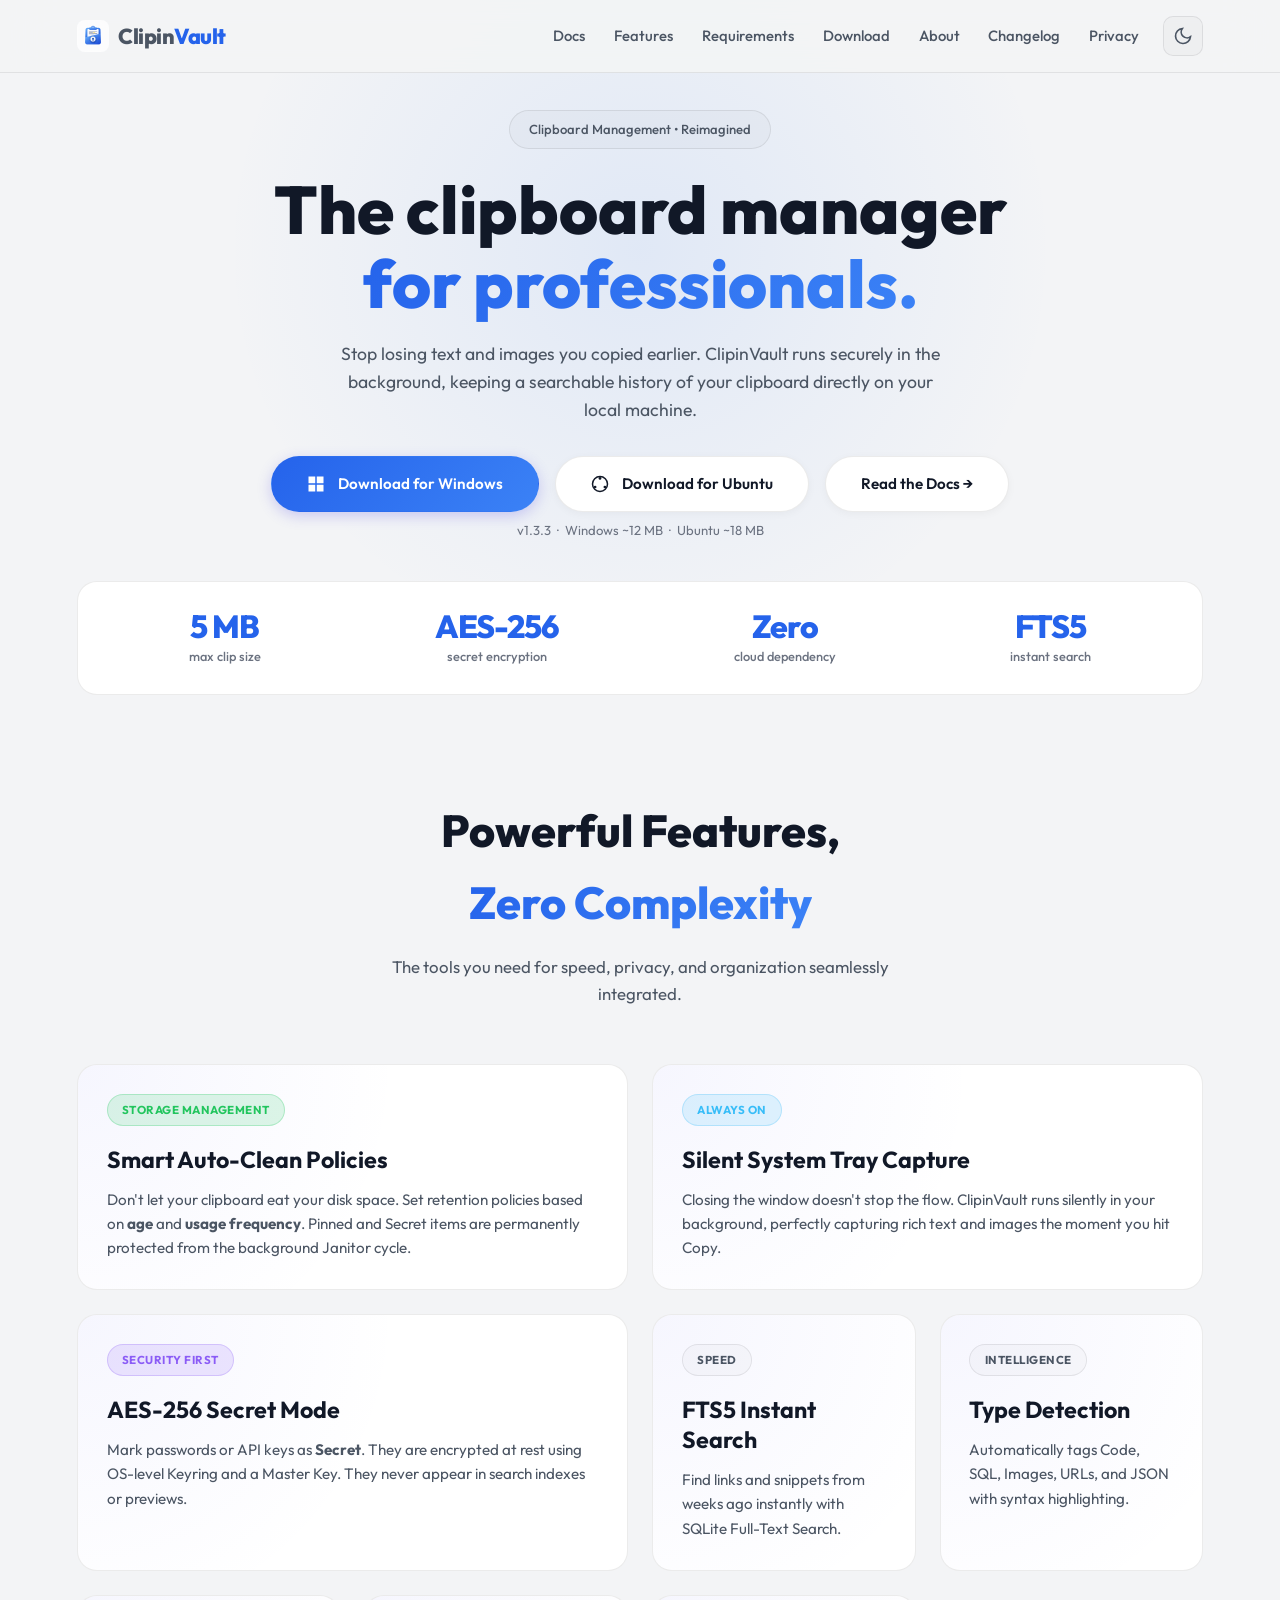
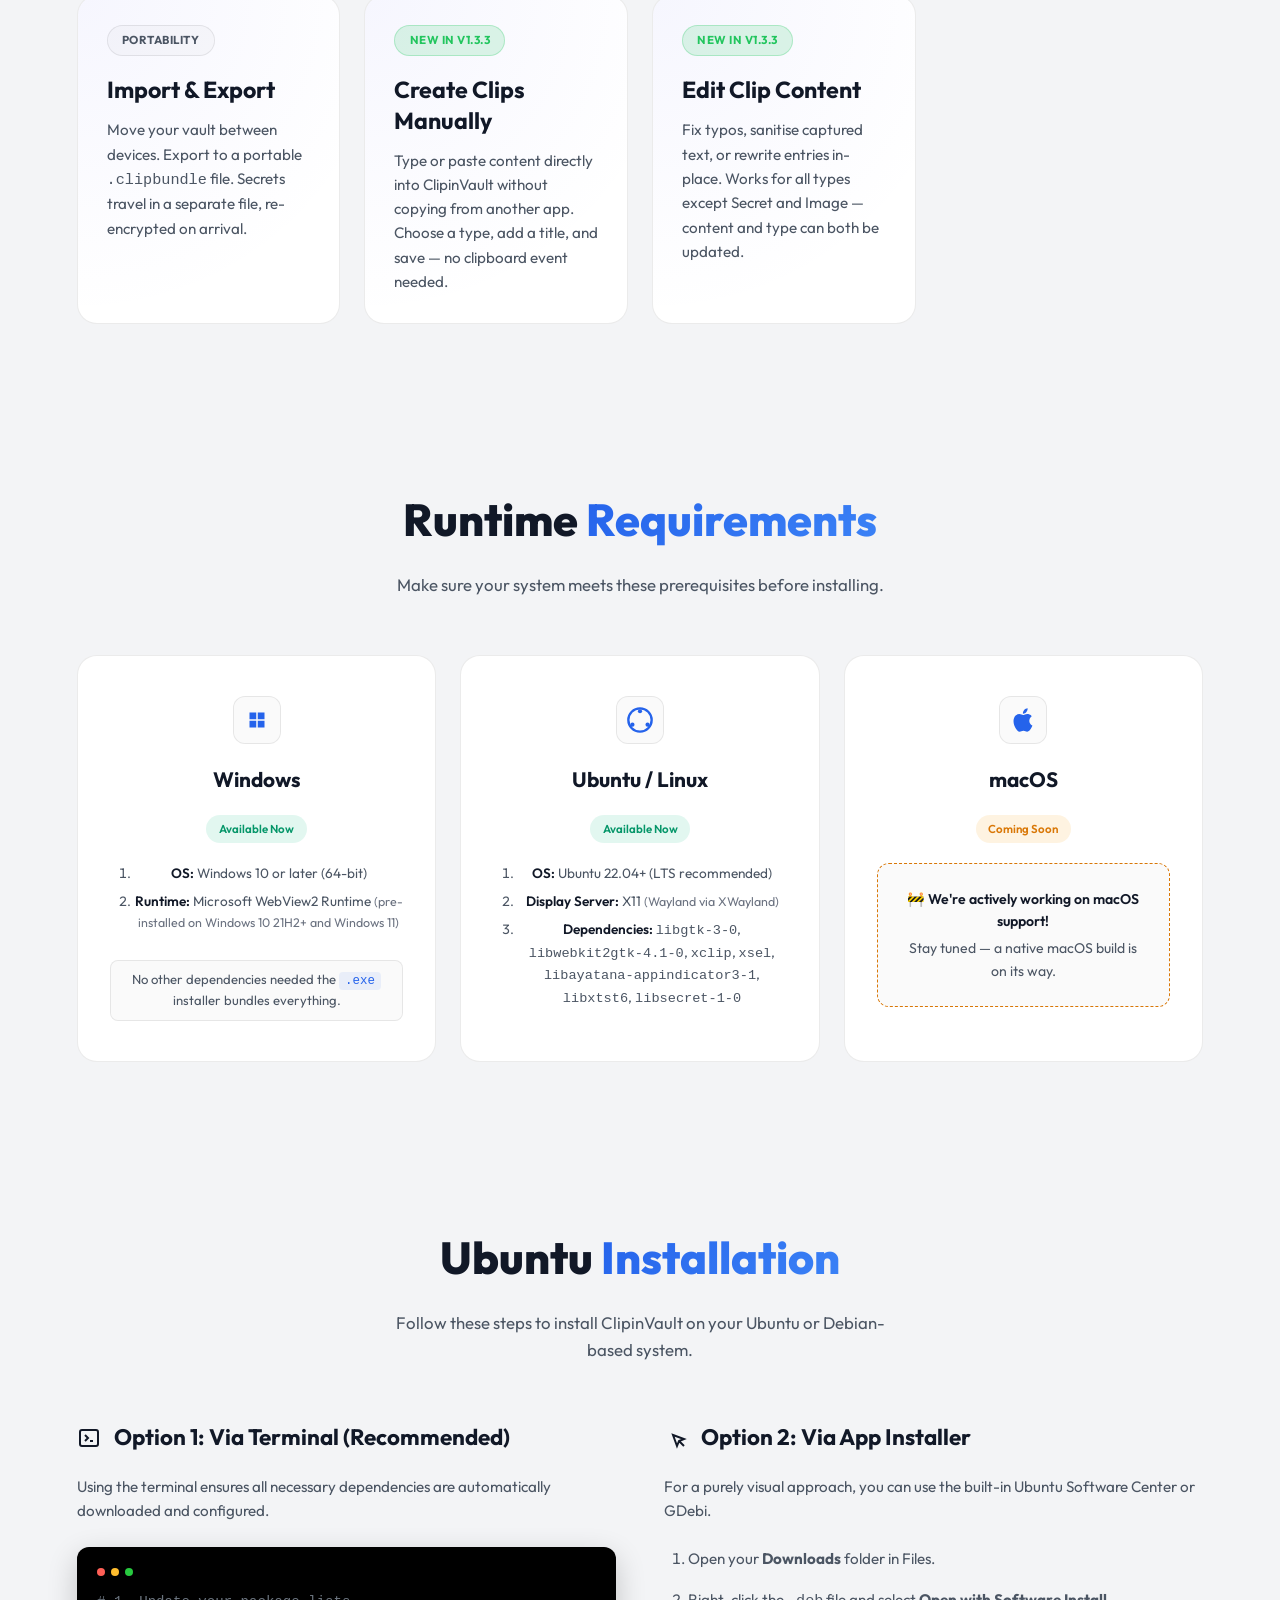
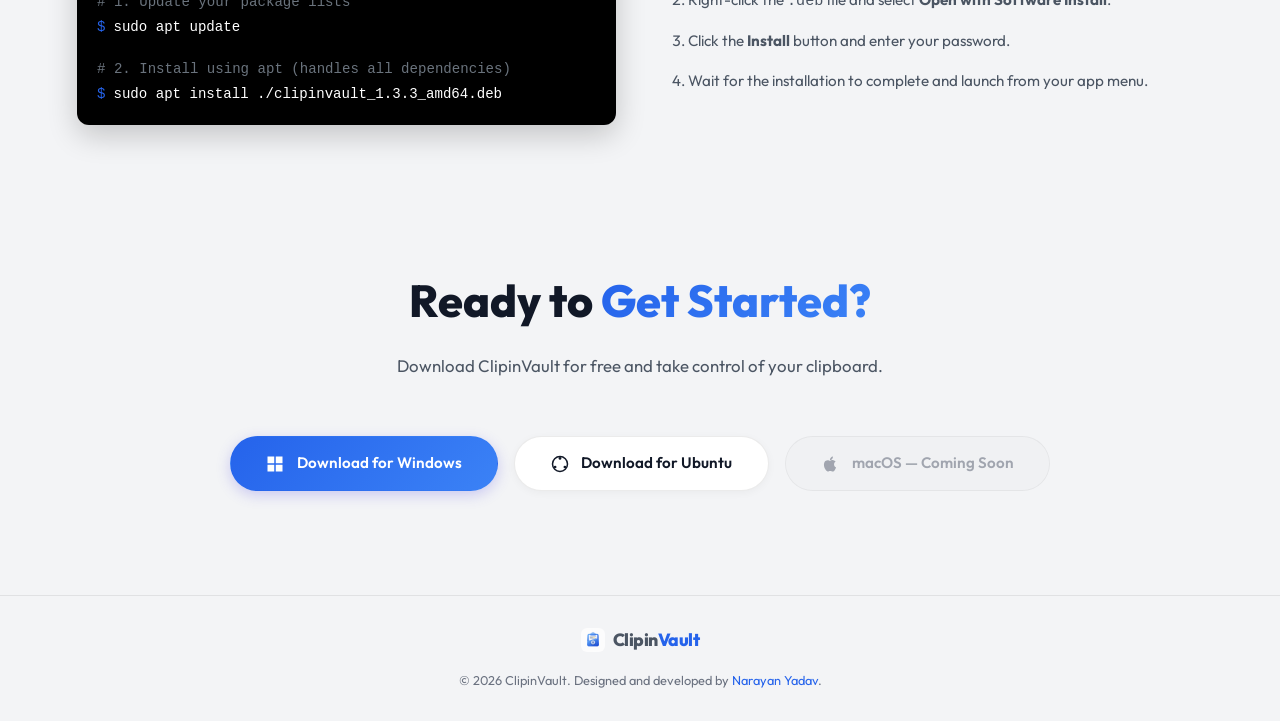
<file: index.html>
<!doctype html>
<html lang="en" data-theme="dark">
  <head>
    <meta charset="UTF-8" />
    <meta name="viewport" content="width=device-width, initial-scale=1.0" />
    <title>
      ClipinVault Secure & Modern Clipboard Manager for Windows & Linux
    </title>
    <meta
      name="description"
      content="ClipinVault is a secure clipboard manager that automatically captures text, images, and rich content. Available for Windows and Ubuntu Linux. Privacy-first — all data stays on your machine."
    />
    <meta
      name="keywords"
      content="clipboard manager, clipboard history, copy paste manager, Windows clipboard, Linux clipboard, ClipinVault"
    />
    <meta name="robots" content="index, follow" />
    <meta name="author" content="Narayan Yadav" />
    <link rel="canonical" href="https://clipinvault.com/" />
    <!-- Open Graph -->
    <meta property="og:type" content="website" />
    <meta property="og:url" content="https://clipinvault.com/" />
    <meta
      property="og:title"
      content="ClipinVault-Secure & Modern Clipboard Manager"
    />
    <meta
      property="og:description"
      content="A privacy-first clipboard manager that captures everything you copy. Smart search, image support, and lightweight design. Download for Windows or Ubuntu."
    />
    <meta
      property="og:image"
      content="https://clipinvault.com/assets/og-preview.png"
    />
    <meta property="og:site_name" content="ClipinVault" />
    <!-- Twitter Card -->
    <meta name="twitter:card" content="summary_large_image" />
    <meta
      name="twitter:title"
      content="ClipinVault-Secure & Modern Clipboard Manager"
    />
    <meta
      name="twitter:description"
      content="A privacy-first clipboard manager that captures everything you copy. Download for Windows or Ubuntu."
    />
    <meta
      name="twitter:image"
      content="https://clipinvault.com/assets/og-preview.png"
    />
    <!-- Structured Data -->
    <script type="application/ld+json">
      {
        "@context": "https://schema.org",
        "@type": "SoftwareApplication",
        "name": "ClipinVault",
        "operatingSystem": ["Windows 10+", "Ubuntu 22.04+"],
        "applicationCategory": "UtilitiesApplication",
        "offers": { "@type": "Offer", "price": "0", "priceCurrency": "USD" },
        "softwareVersion": "1.3.3",
        "description": "A secure clipboard manager that automatically captures text, images, and rich content.",
        "url": "https://clipinvault.com",
        "author": {
          "@type": "Person",
          "name": "Narayan Yadav",
          "url": "https://github.com/nhyadav"
        }
      }
    </script>
    <link rel="icon" type="image/png" href="assets/appicon.png?v=2" />
    <link
      href="https://fonts.googleapis.com/css2?family=Inter:wght@400;500;600&family=Outfit:wght@600;700;800&display=swap"
      rel="stylesheet"
    />
    <link rel="stylesheet" href="style.css" />
  </head>
  <body>
    <header>
      <nav id="navbar">
        <a href="./" class="logo">
          <img
            src="assets/appicon.png?v=2"
            alt="ClipinVault Logo"
            class="logo-img"
            width="32"
            height="32"
          />
          <span class="logo-text">
            <span class="logo-clipin">Clipin</span
            ><span class="logo-vault">Vault</span>
          </span>
        </a>
        <div class="nav-right">
          <div class="nav-links" id="navLinks">
            <a href="docs/">Docs</a>
            <a href="#features">Features</a>
            <a href="#requirements">Requirements</a>
            <a href="#download">Download</a>
            <a href="about/">About</a>
            <a href="changelog/">Changelog</a>
            <a href="privacy/">Privacy</a>
          </div>
          <button
            class="theme-toggle"
            id="themeToggle"
            aria-label="Toggle dark/light theme"
          >
            <svg
              class="icon-sun"
              width="20"
              height="20"
              fill="none"
              stroke="currentColor"
              stroke-width="2"
              viewBox="0 0 24 24"
            >
              <circle cx="12" cy="12" r="5" />
              <path
                d="M12 1v2M12 21v2M4.22 4.22l1.42 1.42M18.36 18.36l1.42 1.42M1 12h2M21 12h2M4.22 19.78l1.42-1.42M18.36 5.64l1.42-1.42"
              />
            </svg>
            <svg
              class="icon-moon"
              width="20"
              height="20"
              fill="none"
              stroke="currentColor"
              stroke-width="2"
              viewBox="0 0 24 24"
            >
              <path d="M21 12.79A9 9 0 1111.21 3 7 7 0 0021 12.79z" />
            </svg>
          </button>
          <button class="hamburger" id="hamburger" aria-label="Open menu">
            <span></span><span></span><span></span>
          </button>
        </div>
      </nav>
    </header>

    <main>
      <!-- Hero -->
      <section class="hero" id="hero">
        <div class="hero-badge">Clipboard Management • Reimagined</div>
        <h1>
          The clipboard manager<br /><span class="gradient-text"
            >for professionals.</span
          >
        </h1>
        <p class="hero-sub">
          Stop losing text and images you copied earlier. ClipinVault runs
          securely in the background, keeping a searchable history of your
          clipboard directly on your local machine.
        </p>
        <div class="cta-group">
          <a
            href="releases/v1.3.3/downloads/windows/ClipinVaultSetup.exe"
            class="btn btn-primary"
            id="dl-win-hero"
          >
            <svg width="18" height="18" fill="currentColor" viewBox="0 0 24 24"><rect x="2" y="2" width="9" height="9" /><rect x="13" y="2" width="9" height="9" /><rect x="2" y="13" width="9" height="9" /><rect x="13" y="13" width="9" height="9" /></svg>
            Download for Windows
          </a>
          <a
            href="releases/v1.3.3/downloads/ubuntu/clipinvault_1.3.3_amd64.deb"
            class="btn btn-outline"
            download
            id="dl-ubuntu-hero"
          >
            <svg width="18" height="18" fill="currentColor" viewBox="0 0 24 24"><circle cx="12" cy="12" r="10" fill="none" stroke="currentColor" stroke-width="2" /><circle cx="12" cy="4.5" r="1.8" fill="currentColor" /><circle cx="5.5" cy="16" r="1.8" fill="currentColor" /><circle cx="18.5" cy="16" r="1.8" fill="currentColor" /></svg>
            Download for Ubuntu
          </a>
          <a href="docs/" class="btn btn-outline">Read the Docs →</a>
        </div>
        <p class="hero-note">v1.3.3 &nbsp;&middot;&nbsp; Windows ~12 MB &nbsp;&middot;&nbsp; Ubuntu ~18 MB</p>
      </section>

      <!-- Stats Bar -->
      <section class="stats-bar-section">
        <div class="container stats-bar">
          <div class="stat">
            <span class="stat-val">5 MB</span>
            <p>max clip size</p>
          </div>
          <div class="stat">
            <span class="stat-val">AES-256</span>
            <p>secret encryption</p>
          </div>
          <div class="stat">
            <span class="stat-val">Zero</span>
            <p>cloud dependency</p>
          </div>
          <div class="stat">
            <span class="stat-val">FTS5</span>
            <p>instant search</p>
          </div>
        </div>
      </section>

      <!-- Features Bento Box -->
      <section class="features bento-section" id="features">
        <div class="section-header anim-fade">
          <h2>
            Powerful Features,<br /><span class="gradient-text"
              >Zero Complexity</span
            >
          </h2>
          <p>
            The tools you need for speed, privacy, and organization seamlessly
            integrated.
          </p>
        </div>

        <div class="bento-grid">
          <!-- Large Feature 1: Smart Auto-Clean -->
          <div class="bento-card card-large anim-fade">
            <div class="bento-content">
              <span class="bento-pill pill-green">Storage Management</span>
              <h3>Smart Auto-Clean Policies</h3>
              <p>
                Don't let your clipboard eat your disk space. Set retention
                policies based on <strong>age</strong> and
                <strong>usage frequency</strong>. Pinned and Secret items are
                permanently protected from the background Janitor cycle.
              </p>
            </div>
          </div>

          <!-- Large Feature 2: System Tray -->
          <div class="bento-card card-large anim-fade">
            <div class="bento-content">
              <span class="bento-pill pill-blue">Always On</span>
              <h3>Silent System Tray Capture</h3>
              <p>
                Closing the window doesn't stop the flow. ClipinVault runs
                silently in your background, perfectly capturing rich text and
                images the moment you hit Copy.
              </p>
            </div>
          </div>

          <!-- Wide Feature: AES Encryption -->
          <div class="bento-card card-wide anim-fade">
            <div class="bento-content">
              <span class="bento-pill pill-purple">Security First</span>
              <h3>AES-256 Secret Mode</h3>
              <p>
                Mark passwords or API keys as <strong>Secret</strong>. They are
                encrypted at rest using OS-level Keyring and a Master Key. They
                never appear in search indexes or previews.
              </p>
            </div>
          </div>

          <!-- Small Feature: FTS5 Search -->
          <div class="bento-card card-small anim-fade">
            <div class="bento-content">
              <span class="bento-pill pill-outline">Speed</span>
              <h3>FTS5 Instant Search</h3>
              <p>
                Find links and snippets from weeks ago instantly with SQLite
                Full-Text Search.
              </p>
            </div>
          </div>

          <!-- Small Feature: Formatting -->
          <div class="bento-card card-small anim-fade">
            <div class="bento-content">
              <span class="bento-pill pill-outline">Intelligence</span>
              <h3>Type Detection</h3>
              <p>
                Automatically tags Code, SQL, Images, URLs, and JSON with syntax
                highlighting.
              </p>
            </div>
          </div>

          <!-- Import & Export -->
          <div class="bento-card card-small anim-fade">
            <div class="bento-content">
              <span class="bento-pill pill-outline">Portability</span>
              <h3>Import &amp; Export</h3>
              <p>
                Move your vault between devices. Export to a portable
                <code>.clipbundle</code> file. Secrets travel in a separate
                file, re-encrypted on arrival.
              </p>
            </div>
          </div>

          <!-- Manual Clip Creation -->
          <div class="bento-card card-small anim-fade">
            <div class="bento-content">
              <span class="bento-pill pill-green">New in v1.3.3</span>
              <h3>Create Clips Manually</h3>
              <p>
                Type or paste content directly into ClipinVault without copying
                from another app. Choose a type, add a title, and save — no
                clipboard event needed.
              </p>
            </div>
          </div>

          <!-- Edit Clip Content -->
          <div class="bento-card card-small anim-fade">
            <div class="bento-content">
              <span class="bento-pill pill-green">New in v1.3.3</span>
              <h3>Edit Clip Content</h3>
              <p>
                Fix typos, sanitise captured text, or rewrite entries in-place.
                Works for all types except Secret and Image — content and type
                can both be updated.
              </p>
            </div>
          </div>
        </div>
      </section>

      <!-- Requirements -->
      <section class="requirements" id="requirements">
        <div class="section-header anim-fade">
          <h2>Runtime <span class="gradient-text">Requirements</span></h2>
          <p>
            Make sure your system meets these prerequisites before installing.
          </p>
        </div>
        <div class="req-grid">
          <div class="req-card anim-fade">
            <div class="req-icon">
              <!-- <svg
                width="28"
                height="28"
                fill="currentColor"
                viewBox="0 0 24 24"
              > -->
              <svg
                width="18"
                height="18"
                fill="currentColor"
                viewBox="0 0 24 24"
              >
                <rect x="2" y="2" width="9" height="9" />
                <rect x="13" y="2" width="9" height="9" />
                <rect x="2" y="13" width="9" height="9" />
                <rect x="13" y="13" width="9" height="9" />
              </svg>
              <!-- </svg> -->
            </div>
            <h3>Windows</h3>
            <span class="req-badge available">Available Now</span>
            <ol>
              <li><strong>OS:</strong> Windows 10 or later (64-bit)</li>
              <li>
                <strong>Runtime:</strong> Microsoft WebView2 Runtime
                <span class="req-note"
                  >(pre-installed on Windows 10 21H2+ and Windows 11)</span
                >
              </li>
            </ol>
            <p class="req-info">
              No other dependencies needed the <code>.exe</code> installer
              bundles everything.
            </p>
          </div>
          <div class="req-card anim-fade">
            <div class="req-icon">
              <svg
                width="28"
                height="28"
                fill="currentColor"
                viewBox="0 0 24 24"
              >
                <circle
                  cx="12"
                  cy="12"
                  r="10"
                  fill="none"
                  stroke="currentColor"
                  stroke-width="2"
                />
                <circle cx="12" cy="4.5" r="1.8" />
                <circle cx="5.5" cy="16" r="1.8" />
                <circle cx="18.5" cy="16" r="1.8" />
              </svg>
            </div>
            <h3>Ubuntu / Linux</h3>
            <span class="req-badge available">Available Now</span>
            <ol>
              <li><strong>OS:</strong> Ubuntu 22.04+ (LTS recommended)</li>
              <li>
                <strong>Display Server:</strong> X11
                <span class="req-note">(Wayland via XWayland)</span>
              </li>
              <li>
                <strong>Dependencies:</strong> <code>libgtk-3-0</code>,
                <code>libwebkit2gtk-4.1-0</code>, <code>xclip</code>,
                <code>xsel</code>, <code>libayatana-appindicator3-1</code>,
                <code>libxtst6</code>, <code>libsecret-1-0</code>
              </li>
            </ol>
          </div>
          <div class="req-card req-coming anim-fade">
            <div class="req-icon">
              <svg width="28" height="28" fill="currentColor" viewBox="0 0 24 24">
                <path d="M18.71 19.5c-.83 1.24-1.71 2.45-3.05 2.47-1.34.03-1.77-.79-3.29-.79-1.53 0-2 .77-3.27.82-1.31.05-2.3-1.32-3.14-2.53C4.25 17 2.94 12.45 4.7 9.39c.87-1.52 2.43-2.48 4.12-2.51 1.28-.02 2.5.87 3.29.87.78 0 2.26-1.07 3.8-.91.65.03 2.47.26 3.64 1.98-.09.06-2.17 1.28-2.15 3.81.03 3.02 2.65 4.03 2.68 4.04-.03.07-.42 1.44-1.38 2.83M13 3.5c.73-.83 1.94-1.46 2.94-1.5.13 1.17-.34 2.35-1.04 3.19-.69.85-1.83 1.51-2.95 1.42-.15-1.15.41-2.35 1.05-3.11z" />
              </svg>
            </div>
            <h3>macOS</h3>
            <span class="req-badge coming">Coming Soon</span>
            <div class="coming-msg">
              <p>🚧 We're actively working on macOS support!</p>
              <p>Stay tuned — a native macOS build is on its way.</p>
            </div>
          </div>
        </div>
      </section>

      <!-- Ubuntu Installation Section -->
      <section class="install-guide anim-fade">
        <div class="section-header">
          <h2>Ubuntu <span class="gradient-text">Installation</span></h2>
          <p>
            Follow these steps to install ClipinVault on your Ubuntu or
            Debian-based system.
          </p>
        </div>

        <div class="install-container">
          <!-- Method 1: Terminal -->
          <div class="install-method">
            <h3>
              <svg
                width="24"
                height="24"
                fill="none"
                stroke="currentColor"
                stroke-width="2"
                viewBox="0 0 24 24"
              >
                <path
                  d="M8 9l3 3-3 3m5 0h3M5 20h14a2 2 0 002-2V6a2 2 0 00-2-2H5a2 2 0 00-2 2v12a2 2 0 002 2z"
                />
              </svg>
              Option 1: Via Terminal (Recommended)
            </h3>
            <p>
              Using the terminal ensures all necessary dependencies are
              automatically downloaded and configured.
            </p>
            <div class="terminal-box">
              <div class="terminal-header">
                <div class="terminal-dot t-red"></div>
                <div class="terminal-dot t-yellow"></div>
                <div class="terminal-dot t-green"></div>
              </div>
              <code>
                <span class="comment"># 1. Update your package lists</span>
                <span class="prompt">$</span>sudo apt update<br /><br />
                <span class="comment"
                  ># 2. Install using apt (handles all dependencies)</span
                >
                <span class="prompt">$</span>sudo apt install
                ./clipinvault_1.3.3_amd64.deb
              </code>
            </div>
          </div>

          <!-- Method 2: App Installer -->
          <div class="install-method">
            <h3>
              <svg
                width="24"
                height="24"
                fill="none"
                stroke="currentColor"
                stroke-width="2"
                viewBox="0 0 24 24"
              >
                <path d="M15 15l-2 5L9 9l11 4-5 2zm0 0l5 5" />
              </svg>
              Option 2: Via App Installer
            </h3>
            <p>
              For a purely visual approach, you can use the built-in Ubuntu
              Software Center or GDebi.
            </p>
            <ol class="gui-steps">
              <li>Open your <strong>Downloads</strong> folder in Files.</li>
              <li>
                Right-click the <code>.deb</code> file and select
                <strong>Open with Software Install</strong>.
              </li>
              <li>
                Click the <strong>Install</strong> button and enter your
                password.
              </li>
              <li>
                Wait for the installation to complete and launch from your app
                menu.
              </li>
            </ol>
          </div>
        </div>
      </section>

      <!-- Download CTA -->
      <section class="download-cta" id="download">
        <div class="section-header anim-fade">
          <h2>Ready to <span class="gradient-text">Get Started?</span></h2>
          <p>
            Download ClipinVault for free and take control of your clipboard.
          </p>
        </div>
        <div class="cta-group anim-fade">
          <a
            href="releases/v1.3.3/downloads/windows/ClipinVaultSetup.exe"
            class="btn btn-primary"
            id="dl-win-cta"
          >
            <svg width="18" height="18" fill="currentColor" viewBox="0 0 24 24"><rect x="2" y="2" width="9" height="9" /><rect x="13" y="2" width="9" height="9" /><rect x="2" y="13" width="9" height="9" /><rect x="13" y="13" width="9" height="9" /></svg>
            Download for Windows
          </a>
          <a
            href="releases/v1.3.3/downloads/ubuntu/clipinvault_1.3.3_amd64.deb"
            class="btn btn-outline"
            download
            id="dl-ubuntu-cta"
          >
            <svg width="18" height="18" fill="currentColor" viewBox="0 0 24 24"><circle cx="12" cy="12" r="10" fill="none" stroke="currentColor" stroke-width="2" /><circle cx="12" cy="4.5" r="1.8" fill="currentColor" /><circle cx="5.5" cy="16" r="1.8" fill="currentColor" /><circle cx="18.5" cy="16" r="1.8" fill="currentColor" /></svg>
            Download for Ubuntu
          </a>
          <span class="btn btn-disabled" title="macOS support coming soon">
            <svg width="18" height="18" fill="currentColor" viewBox="0 0 24 24">
              <path d="M18.71 19.5c-.83 1.24-1.71 2.45-3.05 2.47-1.34.03-1.77-.79-3.29-.79-1.53 0-2 .77-3.27.82-1.31.05-2.3-1.32-3.14-2.53C4.25 17 2.94 12.45 4.7 9.39c.87-1.52 2.43-2.48 4.12-2.51 1.28-.02 2.5.87 3.29.87.78 0 2.26-1.07 3.8-.91.65.03 2.47.26 3.64 1.98-.09.06-2.17 1.28-2.15 3.81.03 3.02 2.65 4.03 2.68 4.04-.03.07-.42 1.44-1.38 2.83M13 3.5c.73-.83 1.94-1.46 2.94-1.5.13 1.17-.34 2.35-1.04 3.19-.69.85-1.83 1.51-2.95 1.42-.15-1.15.41-2.35 1.05-3.11z" />
            </svg>
            macOS &mdash; Coming Soon
          </span>
        </div>
      </section>
    </main>

    <footer>
      <div class="footer-inner">
        <div class="footer-brand">
          <img
            src="assets/appicon.png?v=2"
            alt="ClipinVault"
            width="24"
            height="24"
          />
          <span class="logo-text" style="font-size: 1.1rem">
            <span class="logo-clipin">Clipin</span
            ><span class="logo-vault">Vault</span>
          </span>
        </div>
        <p class="footer-copy">
          &copy; 2026 ClipinVault. Designed and developed
          by
          <a href="https://github.com/nhyadav">Narayan Yadav</a>.
        </p>
      </div>
    </footer>

    <script>
      // Theme toggle
      const toggle = document.getElementById("themeToggle");
      const html = document.documentElement;
      const stored = localStorage.getItem("cv-theme");
      if (stored) {
        html.setAttribute("data-theme", stored);
      } else if (window.matchMedia("(prefers-color-scheme: light)").matches) {
        html.setAttribute("data-theme", "light");
      }
      toggle.addEventListener("click", () => {
        const next =
          html.getAttribute("data-theme") === "dark" ? "light" : "dark";
        html.setAttribute("data-theme", next);
        localStorage.setItem("cv-theme", next);
      });

      // Mobile menu
      const hamburger = document.getElementById("hamburger");
      const navLinks = document.getElementById("navLinks");
      const mobileQuery = window.matchMedia("(max-width: 768px)");

      function setMenuClosed() {
        navLinks.classList.remove("open");
        hamburger.classList.remove("active");
        hamburger.setAttribute("aria-expanded", "false");
        if (mobileQuery.matches) navLinks.setAttribute("aria-hidden", "true");
      }

      function setMenuOpen() {
        navLinks.classList.add("open");
        hamburger.classList.add("active");
        hamburger.setAttribute("aria-expanded", "true");
        navLinks.setAttribute("aria-hidden", "false");
      }

      function syncAriaToViewport() {
        if (mobileQuery.matches) {
          if (!navLinks.classList.contains("open")) {
            navLinks.setAttribute("aria-hidden", "true");
          }
        } else {
          navLinks.removeAttribute("aria-hidden");
        }
      }

      hamburger.setAttribute("aria-expanded", "false");
      syncAriaToViewport();
      mobileQuery.addEventListener("change", syncAriaToViewport);

      hamburger.addEventListener("click", () => {
        navLinks.classList.contains("open") ? setMenuClosed() : setMenuOpen();
      });
      navLinks.querySelectorAll("a").forEach((a) =>
        a.addEventListener("click", setMenuClosed),
      );

      // Scroll animations
      const observer = new IntersectionObserver(
        (entries) => {
          entries.forEach((e) => {
            if (e.isIntersecting) {
              e.target.classList.add("visible");
              observer.unobserve(e.target);
            }
          });
        },
        { threshold: 0.15 },
      );
      document
        .querySelectorAll(".anim-fade")
        .forEach((el) => observer.observe(el));

      // Smooth scroll
      document.querySelectorAll('a[href^="#"]').forEach((a) => {
        a.addEventListener("click", (e) => {
          e.preventDefault();
          const t = document.querySelector(a.getAttribute("href"));
          if (t) t.scrollIntoView({ behavior: "smooth" });
        });
      });

      // SHA-256 checksum toggle
      function toggleChecksum() {
        const panel = document.getElementById("checksumPanel");
        const btn = document.getElementById("checksumToggle");
        const isOpen = panel.classList.toggle("open");
        btn.setAttribute("aria-expanded", isOpen);
        panel.setAttribute("aria-hidden", !isOpen);
      }

      // Copy hash to clipboard
      function copyHash(id) {
        const el = document.getElementById(id);
        navigator.clipboard.writeText(el.textContent).then(() => {
          const btn = el.nextElementSibling;
          btn.style.color = "var(--accent)";
          setTimeout(() => (btn.style.color = ""), 1500);
        });
      }

      // macOS notify form
      function handleMacNotify(e) {
        e.preventDefault();
        const form = document.getElementById("macosNotifyForm");
        const success = document.getElementById("notifySuccess");
        form.style.display = "none";
        success.style.display = "block";
      }
    </script>
  </body>
</html>
</file>
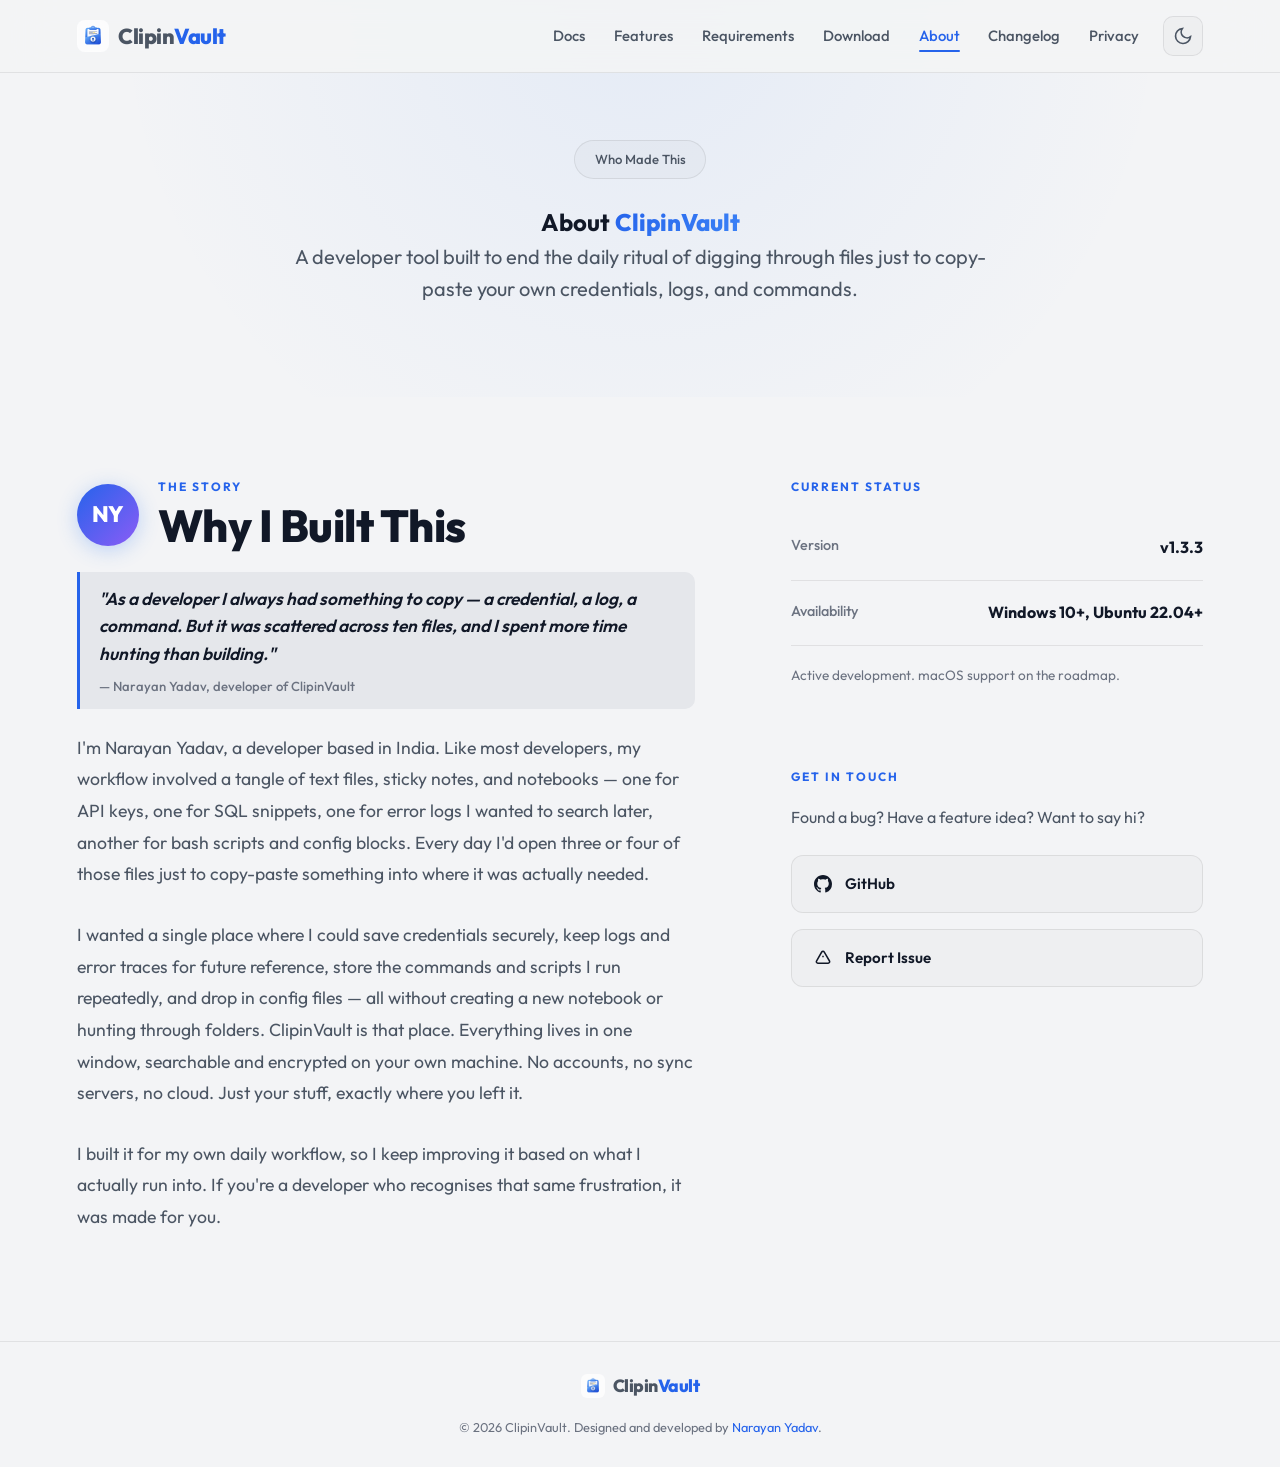
<file: about/index.html>
<!doctype html>
<html lang="en" data-theme="dark">
  <head>
    <meta charset="UTF-8" />
    <meta name="viewport" content="width=device-width, initial-scale=1.0" />
    <title>About-ClipinVault</title>
    <meta name="description" content="ClipinVault is built by Narayan Yadav. A developer tool born from the daily frustration of scattered credentials, logs, commands, and configs across files." />
    <meta name="robots" content="index, follow" />
    <link rel="canonical" href="https://clipinvault.com/about/" />
    <meta property="og:type" content="website" />
    <meta property="og:url" content="https://clipinvault.com/about/" />
    <meta property="og:title" content="About-ClipinVault" />
    <meta property="og:description" content="The story behind ClipinVault — a developer tool for storing credentials, logs, commands, scripts, and configs in one secure place." />
    <meta property="og:image" content="https://clipinvault.com/assets/og-preview.png" />
    <meta name="twitter:card" content="summary_large_image" />
    <meta name="twitter:image" content="https://clipinvault.com/assets/og-preview.png" />
    <link rel="icon" type="image/png" href="../assets/appicon.png?v=2" />
    <link href="https://fonts.googleapis.com/css2?family=Inter:wght@400;500;600&family=Outfit:wght@600;700;800&display=swap" rel="stylesheet" />
    <link rel="stylesheet" href="../style.css" />
  </head>
  <body>
    <header>
      <nav id="navbar">
        <a href="../" class="logo">
          <img src="../assets/appicon.png?v=2" alt="ClipinVault Logo" class="logo-img" width="32" height="32" />
          <span class="logo-text">
            <span class="logo-clipin">Clipin</span><span class="logo-vault">Vault</span>
          </span>
        </a>
        <div class="nav-right">
          <div class="nav-links" id="navLinks">
            <a href="../docs/">Docs</a>
            <a href="../#features">Features</a>
            <a href="../#requirements">Requirements</a>
            <a href="../#download">Download</a>
            <a href="../about/" class="nav-active">About</a>
            <a href="../changelog/">Changelog</a>
            <a href="../privacy/">Privacy</a>
          </div>
          <button class="theme-toggle" id="themeToggle" aria-label="Toggle dark/light theme">
            <svg class="icon-sun" width="20" height="20" fill="none" stroke="currentColor" stroke-width="2" viewBox="0 0 24 24"><circle cx="12" cy="12" r="5" /><path d="M12 1v2M12 21v2M4.22 4.22l1.42 1.42M18.36 18.36l1.42 1.42M1 12h2M21 12h2M4.22 19.78l1.42-1.42M18.36 5.64l1.42-1.42" /></svg>
            <svg class="icon-moon" width="20" height="20" fill="none" stroke="currentColor" stroke-width="2" viewBox="0 0 24 24"><path d="M21 12.79A9 9 0 1111.21 3 7 7 0 0021 12.79z" /></svg>
          </button>
          <button class="hamburger" id="hamburger" aria-label="Open menu">
            <span></span><span></span><span></span>
          </button>
        </div>
      </nav>
    </header>

    <main class="about-page">
      <section class="about-hero anim-fade">
        <div class="hero-badge">Who Made This</div>
        <h1>About <span class="gradient-text">ClipinVault</span></h1>
        <p class="hero-sub">A developer tool built to end the daily ritual of digging through files just to copy-paste your own credentials, logs, and commands.</p>
      </section>

      <section class="about-grid container">
        <div class="about-story anim-fade">
          <div class="about-story-header">
            <div class="about-avatar">NY</div>
            <div class="about-avatar-meta">
              <div class="section-tag">The Story</div>
              <h2>Why I Built This</h2>
            </div>
          </div>
          <blockquote class="about-blockquote">
            "As a developer I always had something to copy — a credential, a log, a command. But it was scattered across ten files, and I spent more time hunting than building."
            <span class="about-blockquote-footer">— Narayan Yadav, developer of ClipinVault</span>
          </blockquote>
          <p>I'm Narayan Yadav, a developer based in India. Like most developers, my workflow involved a tangle of text files, sticky notes, and notebooks — one for API keys, one for SQL snippets, one for error logs I wanted to search later, another for bash scripts and config blocks. Every day I'd open three or four of those files just to copy-paste something into where it was actually needed.</p>
          <p>I wanted a single place where I could save credentials securely, keep logs and error traces for future reference, store the commands and scripts I run repeatedly, and drop in config files — all without creating a new notebook or hunting through folders. ClipinVault is that place. Everything lives in one window, searchable and encrypted on your own machine. No accounts, no sync servers, no cloud. Just your stuff, exactly where you left it.</p>
          <p>I built it for my own daily workflow, so I keep improving it based on what I actually run into. If you're a developer who recognises that same frustration, it was made for you.</p>
        </div>

        <div class="about-side-info anim-fade">
          <div class="about-status">
            <div class="section-tag">Current Status</div>
            <div class="status-item">
              <span class="status-label">Version</span>
              <span class="status-value">v1.3.3</span>
            </div>
            <div class="status-item">
              <span class="status-label">Availability</span>
              <span class="status-value">Windows 10+, Ubuntu 22.04+</span>
            </div>
            <p class="status-note">Active development. macOS support on the roadmap.</p>
          </div>

          <div class="about-contact">
            <div class="section-tag">Get In Touch</div>
            <p>Found a bug? Have a feature idea? Want to say hi?</p>
            <div class="contact-links">
              <a href="https://github.com/nhyadav" class="contact-link">
                <svg width="18" height="18" fill="currentColor" viewBox="0 0 24 24"><path d="M12 0C5.37 0 0 5.37 0 12c0 5.31 3.435 9.795 8.205 11.385.6.105.825-.255.825-.57 0-.285-.015-1.23-.015-2.235-3.015.555-3.795-.735-4.035-1.41-.135-.345-.72-1.41-1.23-1.695-.42-.225-1.02-.78-.015-.795.945-.015 1.62.87 1.845 1.23 1.08 1.815 2.805 1.305 3.495.99.105-.78.42-1.305.765-1.605-2.67-.3-5.46-1.335-5.46-5.925 0-1.305.465-2.385 1.23-3.225-.12-.3-.54-1.53.12-3.18 0 0 1.005-.315 3.3 1.23.96-.27 1.98-.405 3-.405s2.04.135 3 .405c2.295-1.56 3.3-1.23 3.3-1.23.66 1.65.24 2.88.12 3.18.765.84 1.23 1.905 1.23 3.225 0 4.605-2.805 5.625-5.475 5.925.435.375.81 1.095.81 2.22 0 1.605-.015 2.895-.015 3.3 0 .315.225.69.825.57A12.02 12.02 0 0024 12c0-6.63-5.37-12-12-12z"/></svg>
                <span>GitHub</span>
              </a>
              <a href="https://github.com/nhyadav/my.clipinvault/issues" class="contact-link">
                <svg width="18" height="18" fill="none" stroke="currentColor" stroke-width="2" viewBox="0 0 24 24"><path d="M12 9v2m0 4h.01m-6.938 4h13.856c1.54 0 2.502-1.667 1.732-3L13.732 4c-.77-1.333-2.694-1.333-3.464 0L3.34 16c-.77 1.333.192 3 1.732 3z"/></svg>
                <span>Report Issue</span>
              </a>
            </div>
          </div>
        </div>
      </section>
    </main>

    <footer>
      <div class="footer-inner">
        <div class="footer-brand">
          <img src="../assets/appicon.png?v=2" alt="ClipinVault" width="24" height="24" />
          <span class="logo-text" style="font-size: 1.1rem">
            <span class="logo-clipin">Clipin</span><span class="logo-vault">Vault</span>
          </span>
        </div>
        <p class="footer-copy">
          &copy; 2026 ClipinVault. Designed and developed by
          <a href="https://github.com/nhyadav">Narayan Yadav</a>.
        </p>
      </div>
    </footer>

    <script>
      const toggle = document.getElementById("themeToggle");
      const html = document.documentElement;
      const stored = localStorage.getItem("cv-theme");
      if (stored) html.setAttribute("data-theme", stored);
      else if (window.matchMedia("(prefers-color-scheme: light)").matches) html.setAttribute("data-theme", "light");
      toggle.addEventListener("click", () => {
        const next = html.getAttribute("data-theme") === "dark" ? "light" : "dark";
        html.setAttribute("data-theme", next);
        localStorage.setItem("cv-theme", next);
      });
      const hamburger = document.getElementById("hamburger");
      const navLinks = document.getElementById("navLinks");
      hamburger.addEventListener("click", () => {
        navLinks.classList.toggle("open");
        hamburger.classList.toggle("active");
      });
      navLinks.querySelectorAll("a").forEach((a) =>
        a.addEventListener("click", () => {
          navLinks.classList.remove("open");
          hamburger.classList.remove("active");
        }),
      );
      const observer = new IntersectionObserver(
        (entries) => {
          entries.forEach((e) => {
            if (e.isIntersecting) {
              e.target.classList.add("visible");
              observer.unobserve(e.target);
            }
          });
        },
        { threshold: 0.15 },
      );
      document.querySelectorAll(".anim-fade").forEach((el) => observer.observe(el));
    </script>
  </body>
</html>
</file>
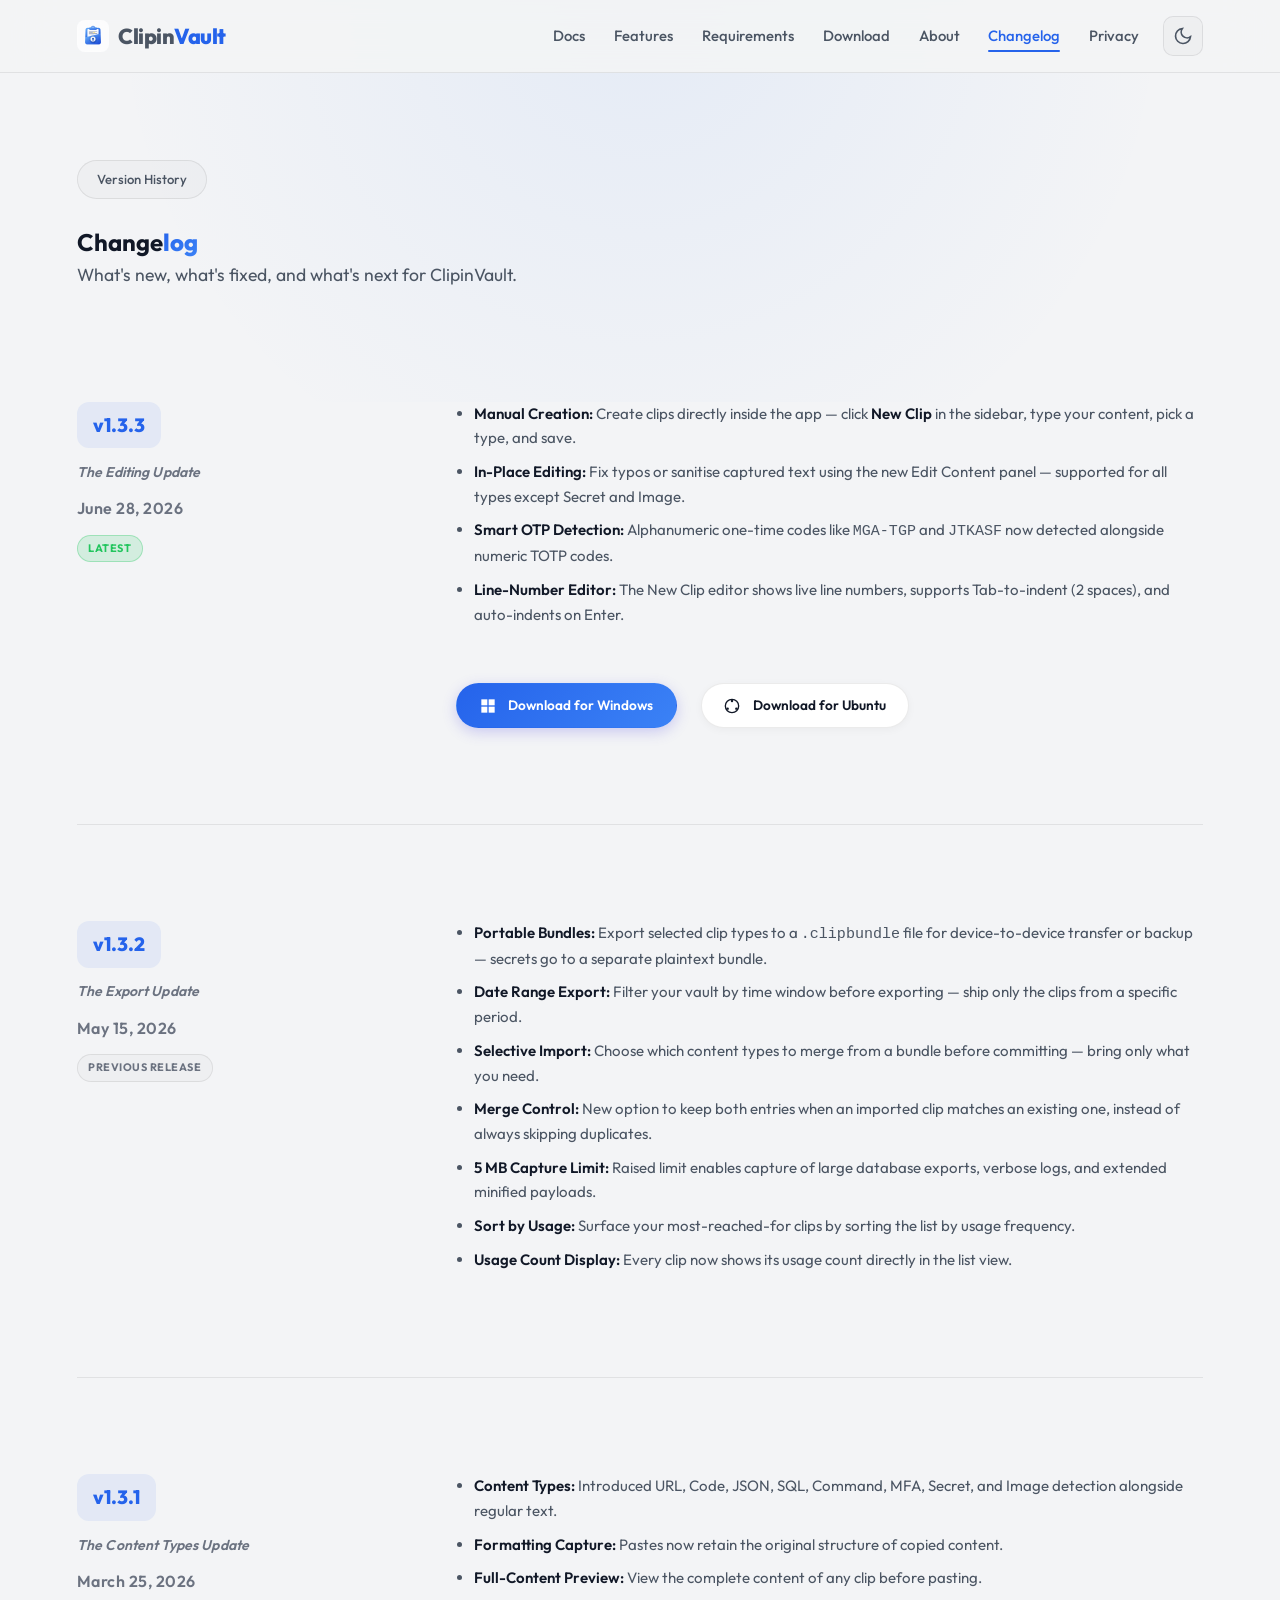
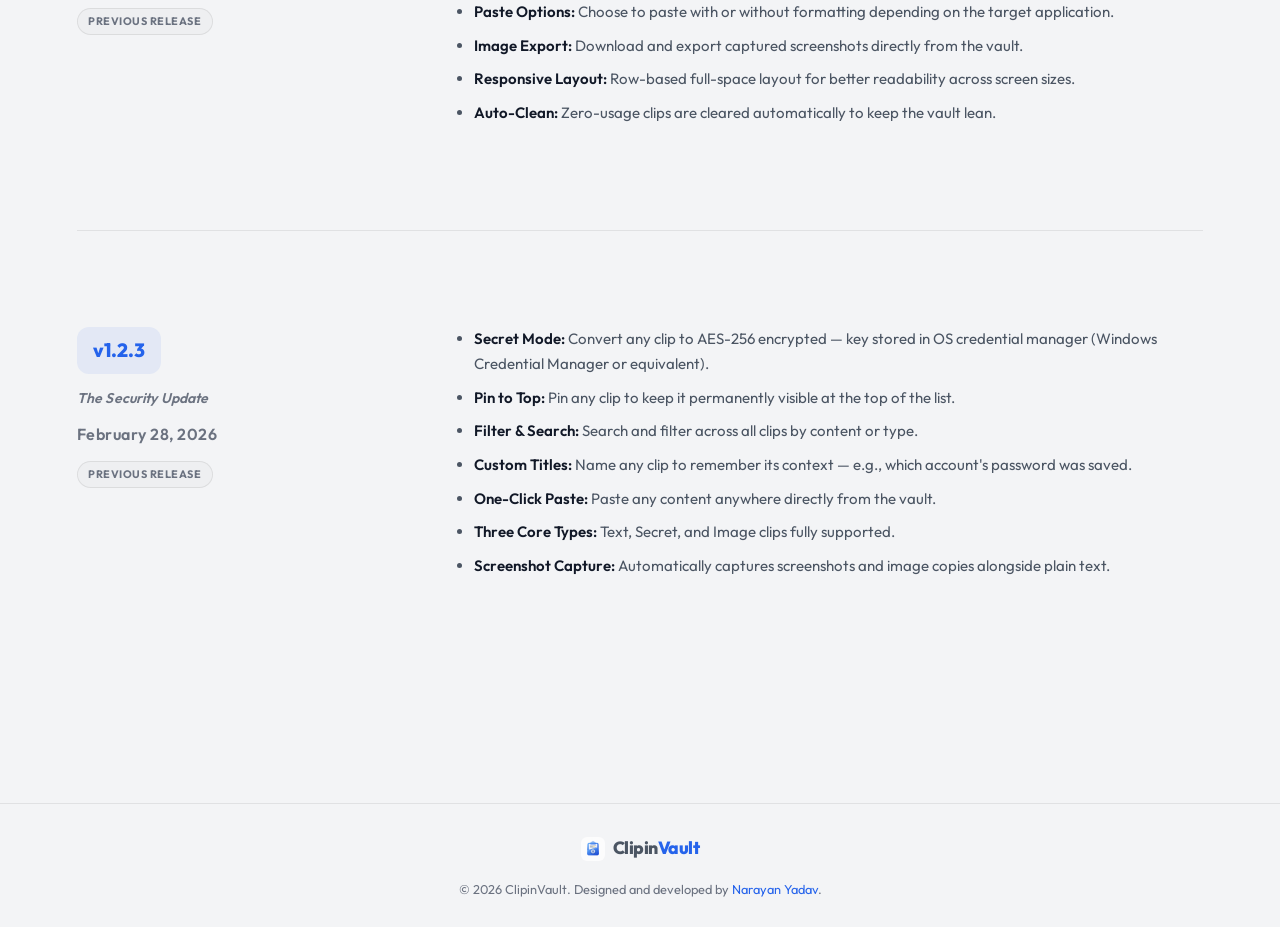
<file: changelog/index.html>
<!doctype html>
<html lang="en" data-theme="dark">
  <head>
    <meta charset="UTF-8" />
    <meta name="viewport" content="width=device-width, initial-scale=1.0" />
    <title>Changelog-ClipinVault</title>
    <meta name="description" content="Version history for ClipinVault. See what changed in each release." />
    <meta name="robots" content="index, follow" />
    <link rel="canonical" href="https://clipinvault.com/changelog/" />
    <meta property="og:type" content="website" />
    <meta property="og:url" content="https://clipinvault.com/changelog/" />
    <meta property="og:title" content="Changelog-ClipinVault" />
    <meta property="og:description" content="Full version history for ClipinVault clipboard manager." />
    <meta property="og:image" content="https://clipinvault.com/assets/og-preview.png" />
    <meta name="twitter:card" content="summary_large_image" />
    <meta name="twitter:image" content="https://clipinvault.com/assets/og-preview.png" />
    <link rel="icon" type="image/png" href="../assets/appicon.png?v=2" />
    <link href="https://fonts.googleapis.com/css2?family=Inter:wght@400;500;600&family=Outfit:wght@600;700;800&display=swap" rel="stylesheet" />
    <link rel="stylesheet" href="../style.css" />
  </head>
  <body>
    <header>
      <nav id="navbar">
        <a href="../" class="logo">
          <img src="../assets/appicon.png?v=2" alt="ClipinVault Logo" class="logo-img" width="32" height="32" />
          <span class="logo-text">
            <span class="logo-clipin">Clipin</span><span class="logo-vault">Vault</span>
          </span>
        </a>
        <div class="nav-right">
          <div class="nav-links" id="navLinks">
            <a href="../docs/">Docs</a>
            <a href="../#features">Features</a>
            <a href="../#requirements">Requirements</a>
            <a href="../#download">Download</a>
            <a href="../about/">About</a>
            <a href="../changelog/" class="nav-active">Changelog</a>
            <a href="../privacy/">Privacy</a>
          </div>
          <button class="theme-toggle" id="themeToggle" aria-label="Toggle dark/light theme">
            <svg class="icon-sun" width="20" height="20" fill="none" stroke="currentColor" stroke-width="2" viewBox="0 0 24 24"><circle cx="12" cy="12" r="5" /><path d="M12 1v2M12 21v2M4.22 4.22l1.42 1.42M18.36 18.36l1.42 1.42M1 12h2M21 12h2M4.22 19.78l1.42-1.42M18.36 5.64l1.42-1.42" /></svg>
            <svg class="icon-moon" width="20" height="20" fill="none" stroke="currentColor" stroke-width="2" viewBox="0 0 24 24"><path d="M21 12.79A9 9 0 1111.21 3 7 7 0 0021 12.79z" /></svg>
          </button>
          <button class="hamburger" id="hamburger" aria-label="Open menu">
            <span></span><span></span><span></span>
          </button>
        </div>
      </nav>
    </header>    <main class="changelog-page">
      <section class="about-hero anim-fade">
        <div class="hero-badge">Version History</div>
        <h1>Change<span class="gradient-text">log</span></h1>
        <p class="hero-sub">What's new, what's fixed, and what's next for ClipinVault.</p>
      </section>

      <section class="changelog-timeline container anim-fade">

        <!-- v1.3.3 Latest -->
        <div class="changelog-item">
          <div class="changelog-meta">
            <span class="version-tag">v1.3.3</span>
            <span class="version-subtitle">The Editing Update</span>
            <span class="version-date">June 28, 2026</span>
            <span class="version-latest-badge">Latest</span>
          </div>
          <div class="changelog-content">
            <ul>
              <li><strong>Manual Creation:</strong> Create clips directly inside the app — click <strong>New Clip</strong> in the sidebar, type your content, pick a type, and save.</li>
              <li><strong>In-Place Editing:</strong> Fix typos or sanitise captured text using the new Edit Content panel — supported for all types except Secret and Image.</li>
              <li><strong>Smart OTP Detection:</strong> Alphanumeric one-time codes like <code>MGA-TGP</code> and <code>JTKASF</code> now detected alongside numeric TOTP codes.</li>
              <li><strong>Line-Number Editor:</strong> The New Clip editor shows live line numbers, supports Tab-to-indent (2 spaces), and auto-indents on Enter.</li>
            </ul>
            <div class="changelog-downloads">
              <a href="../releases/v1.3.3/downloads/windows/ClipinVaultSetup.exe" class="btn btn-primary btn-sm">
                <svg width="16" height="16" fill="currentColor" viewBox="0 0 24 24"><rect x="2" y="2" width="9" height="9"/><rect x="13" y="2" width="9" height="9"/><rect x="2" y="13" width="9" height="9"/><rect x="13" y="13" width="9" height="9"/></svg>
                <span>Download for Windows</span>
              </a>
              <a href="../releases/v1.3.3/downloads/ubuntu/clipinvault_1.3.3_amd64.deb" class="btn btn-outline btn-sm" download>
                <svg width="16" height="16" fill="currentColor" viewBox="0 0 24 24"><circle cx="12" cy="12" r="10" fill="none" stroke="currentColor" stroke-width="2"/><circle cx="12" cy="4.5" r="1.8"/><circle cx="5.5" cy="16" r="1.8"/><circle cx="18.5" cy="16" r="1.8"/></svg>
                <span>Download for Ubuntu</span>
              </a>
            </div>
          </div>
        </div>

        <!-- v1.3.2 Previous Release -->
        <div class="changelog-item">
          <div class="changelog-meta">
            <span class="version-tag">v1.3.2</span>
            <span class="version-subtitle">The Export Update</span>
            <span class="version-date">May 15, 2026</span>
            <span class="version-prev-badge">Previous Release</span>
          </div>
          <div class="changelog-content">
            <ul>
              <li><strong>Portable Bundles:</strong> Export selected clip types to a <code>.clipbundle</code> file for device-to-device transfer or backup — secrets go to a separate plaintext bundle.</li>
              <li><strong>Date Range Export:</strong> Filter your vault by time window before exporting — ship only the clips from a specific period.</li>
              <li><strong>Selective Import:</strong> Choose which content types to merge from a bundle before committing — bring only what you need.</li>
              <li><strong>Merge Control:</strong> New option to keep both entries when an imported clip matches an existing one, instead of always skipping duplicates.</li>
              <li><strong>5 MB Capture Limit:</strong> Raised limit enables capture of large database exports, verbose logs, and extended minified payloads.</li>
              <li><strong>Sort by Usage:</strong> Surface your most-reached-for clips by sorting the list by usage frequency.</li>
              <li><strong>Usage Count Display:</strong> Every clip now shows its usage count directly in the list view.</li>
            </ul>
          </div>
        </div>

        <!-- v1.3.1 Previous Release -->
        <div class="changelog-item">
          <div class="changelog-meta">
            <span class="version-tag">v1.3.1</span>
            <span class="version-subtitle">The Content Types Update</span>
            <span class="version-date">March 25, 2026</span>
            <span class="version-prev-badge">Previous Release</span>
          </div>
          <div class="changelog-content">
            <ul>
              <li><strong>Content Types:</strong> Introduced URL, Code, JSON, SQL, Command, MFA, Secret, and Image detection alongside regular text.</li>
              <li><strong>Formatting Capture:</strong> Pastes now retain the original structure of copied content.</li>
              <li><strong>Full-Content Preview:</strong> View the complete content of any clip before pasting.</li>
              <li><strong>Paste Options:</strong> Choose to paste with or without formatting depending on the target application.</li>
              <li><strong>Image Export:</strong> Download and export captured screenshots directly from the vault.</li>
              <li><strong>Responsive Layout:</strong> Row-based full-space layout for better readability across screen sizes.</li>
              <li><strong>Auto-Clean:</strong> Zero-usage clips are cleared automatically to keep the vault lean.</li>
            </ul>
          </div>
        </div>

        <!-- v1.2.3 Previous Release -->
        <div class="changelog-item">
          <div class="changelog-meta">
            <span class="version-tag">v1.2.3</span>
            <span class="version-subtitle">The Security Update</span>
            <span class="version-date">February 28, 2026</span>
            <span class="version-prev-badge">Previous Release</span>
          </div>
          <div class="changelog-content">
            <ul>
              <li><strong>Secret Mode:</strong> Convert any clip to AES-256 encrypted — key stored in OS credential manager (Windows Credential Manager or equivalent).</li>
              <li><strong>Pin to Top:</strong> Pin any clip to keep it permanently visible at the top of the list.</li>
              <li><strong>Filter &amp; Search:</strong> Search and filter across all clips by content or type.</li>
              <li><strong>Custom Titles:</strong> Name any clip to remember its context — e.g., which account's password was saved.</li>
              <li><strong>One-Click Paste:</strong> Paste any content anywhere directly from the vault.</li>
              <li><strong>Three Core Types:</strong> Text, Secret, and Image clips fully supported.</li>
              <li><strong>Screenshot Capture:</strong> Automatically captures screenshots and image copies alongside plain text.</li>
            </ul>
          </div>
        </div>
      </section>
    </main>

    <footer>
      <div class="footer-inner">
        <div class="footer-brand">
          <img src="../assets/appicon.png?v=2" alt="ClipinVault" width="24" height="24" />
          <span class="logo-text" style="font-size: 1.1rem">
            <span class="logo-clipin">Clipin</span><span class="logo-vault">Vault</span>
          </span>
        </div>
        <p class="footer-copy">
          &copy; 2026 ClipinVault. Designed and developed by
          <a href="https://github.com/nhyadav">Narayan Yadav</a>.
        </p>
      </div>
    </footer>

    <script>
      const toggle = document.getElementById("themeToggle");
      const html = document.documentElement;
      const stored = localStorage.getItem("cv-theme");
      if (stored) html.setAttribute("data-theme", stored);
      else if (window.matchMedia("(prefers-color-scheme: light)").matches) html.setAttribute("data-theme", "light");
      toggle.addEventListener("click", () => {
        const next = html.getAttribute("data-theme") === "dark" ? "light" : "dark";
        html.setAttribute("data-theme", next);
        localStorage.setItem("cv-theme", next);
      });
      const hamburger = document.getElementById("hamburger");
      const navLinks = document.getElementById("navLinks");
      hamburger.addEventListener("click", () => {
        navLinks.classList.toggle("open");
        hamburger.classList.toggle("active");
      });
      navLinks.querySelectorAll("a").forEach((a) =>
        a.addEventListener("click", () => {
          navLinks.classList.remove("open");
          hamburger.classList.remove("active");
        }),
      );
      const observer = new IntersectionObserver(
        (entries) => {
          entries.forEach((e) => {
            if (e.isIntersecting) {
              e.target.classList.add("visible");
              observer.unobserve(e.target);
            }
          });
        },
        { threshold: 0.15 },
      );
      document.querySelectorAll(".anim-fade").forEach((el) => observer.observe(el));
    </script>
  </body>
</html>
</file>
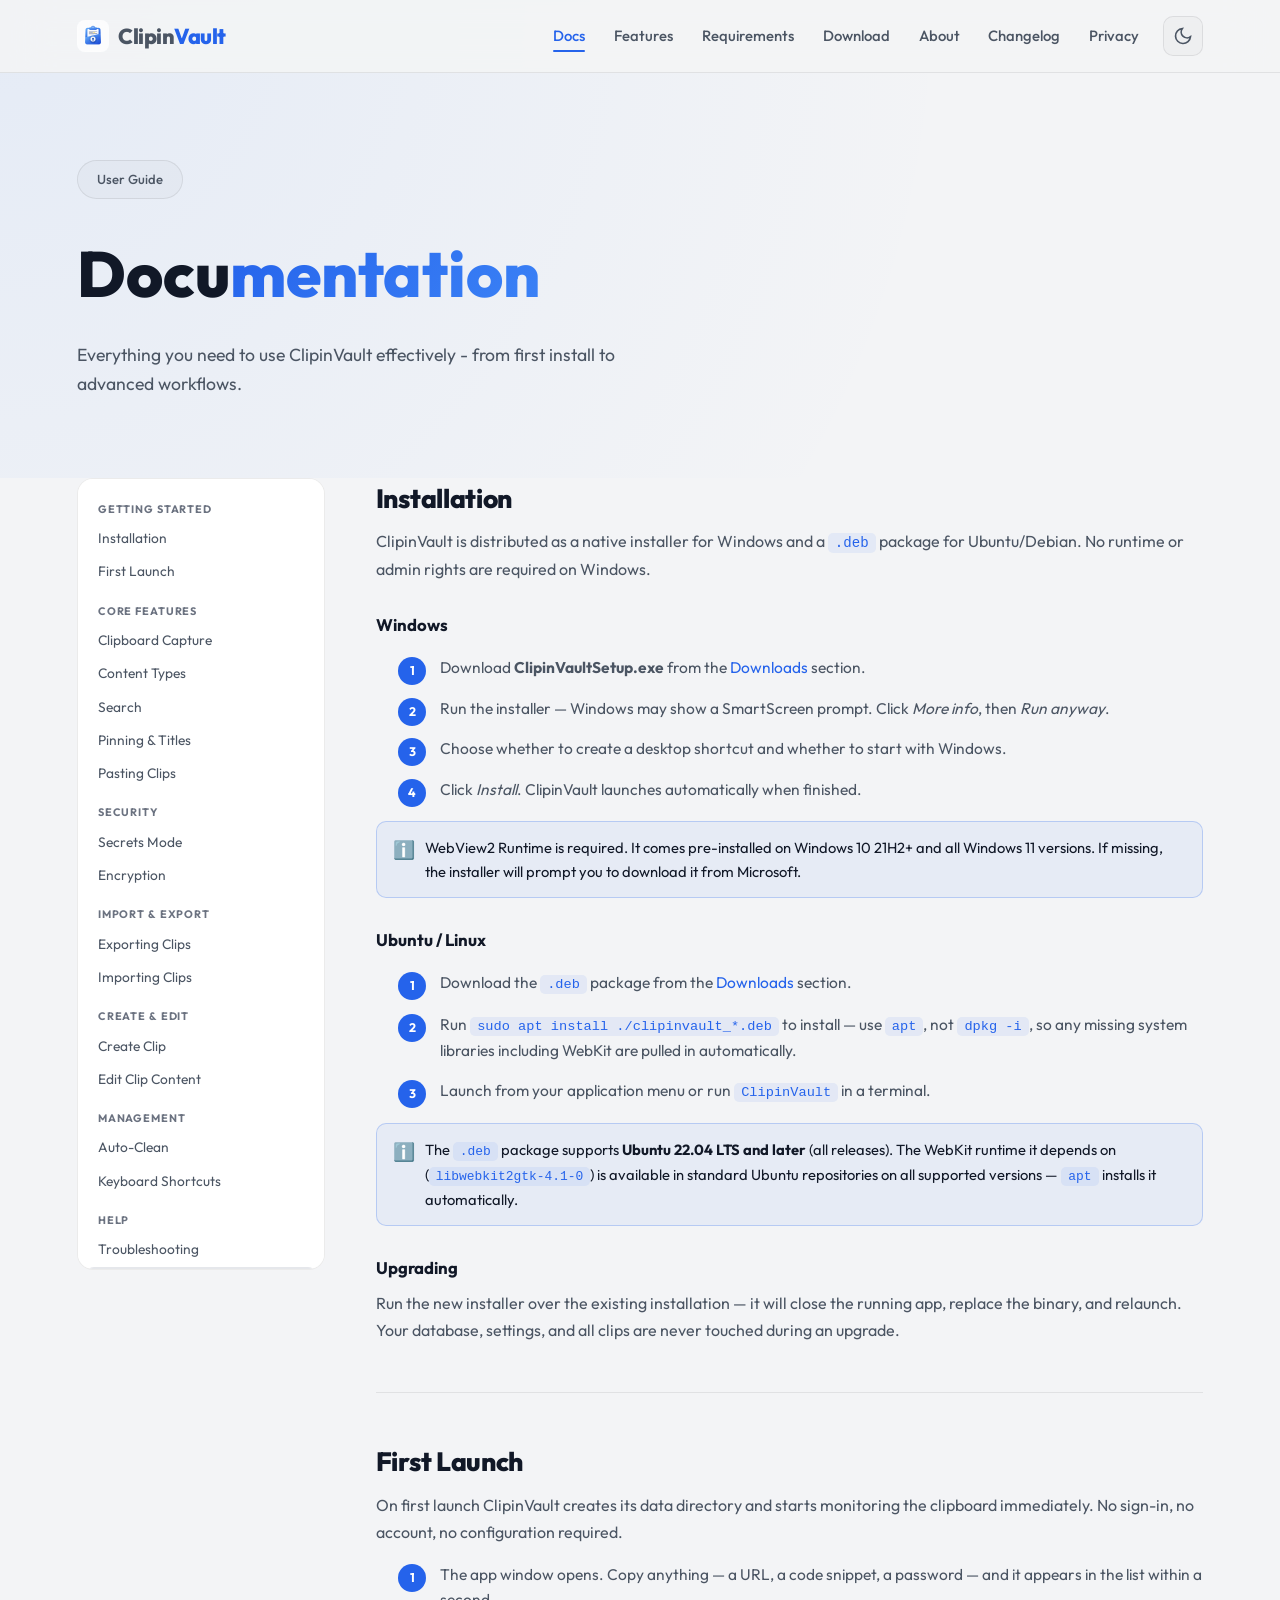
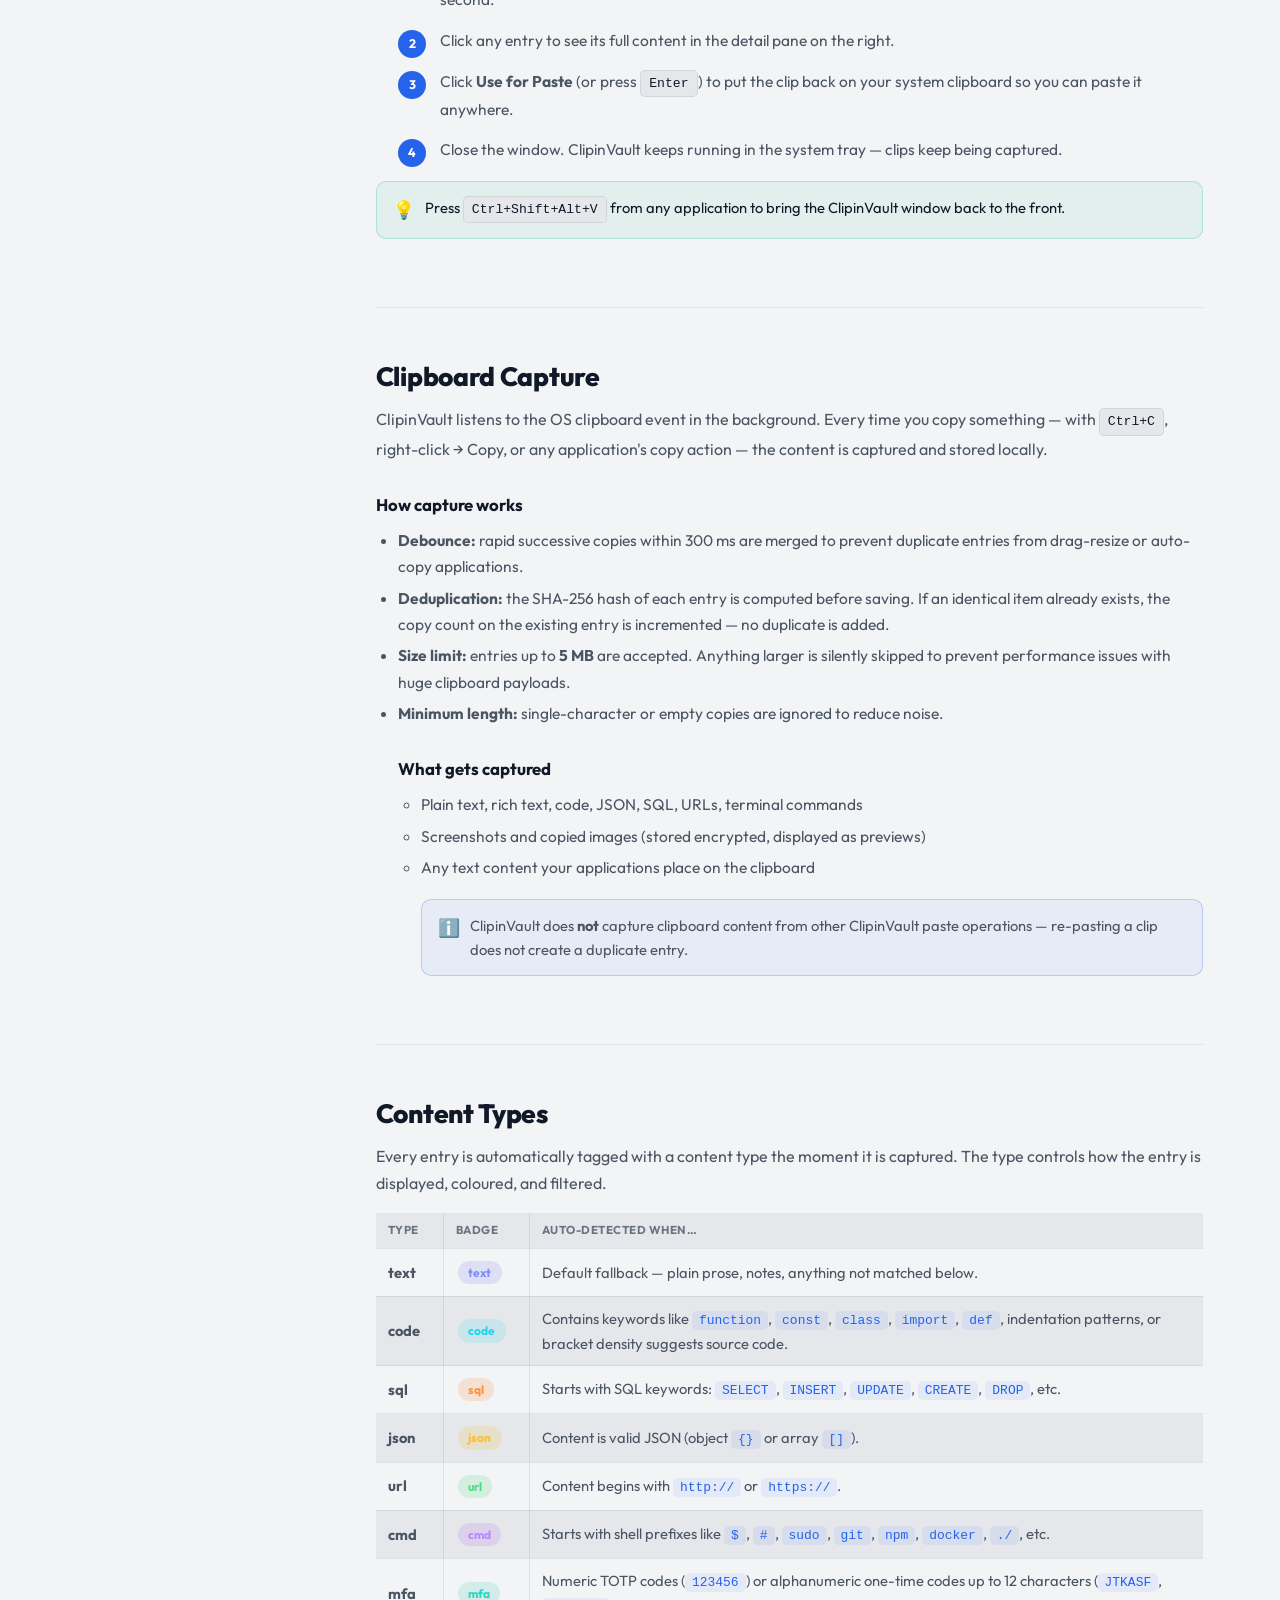
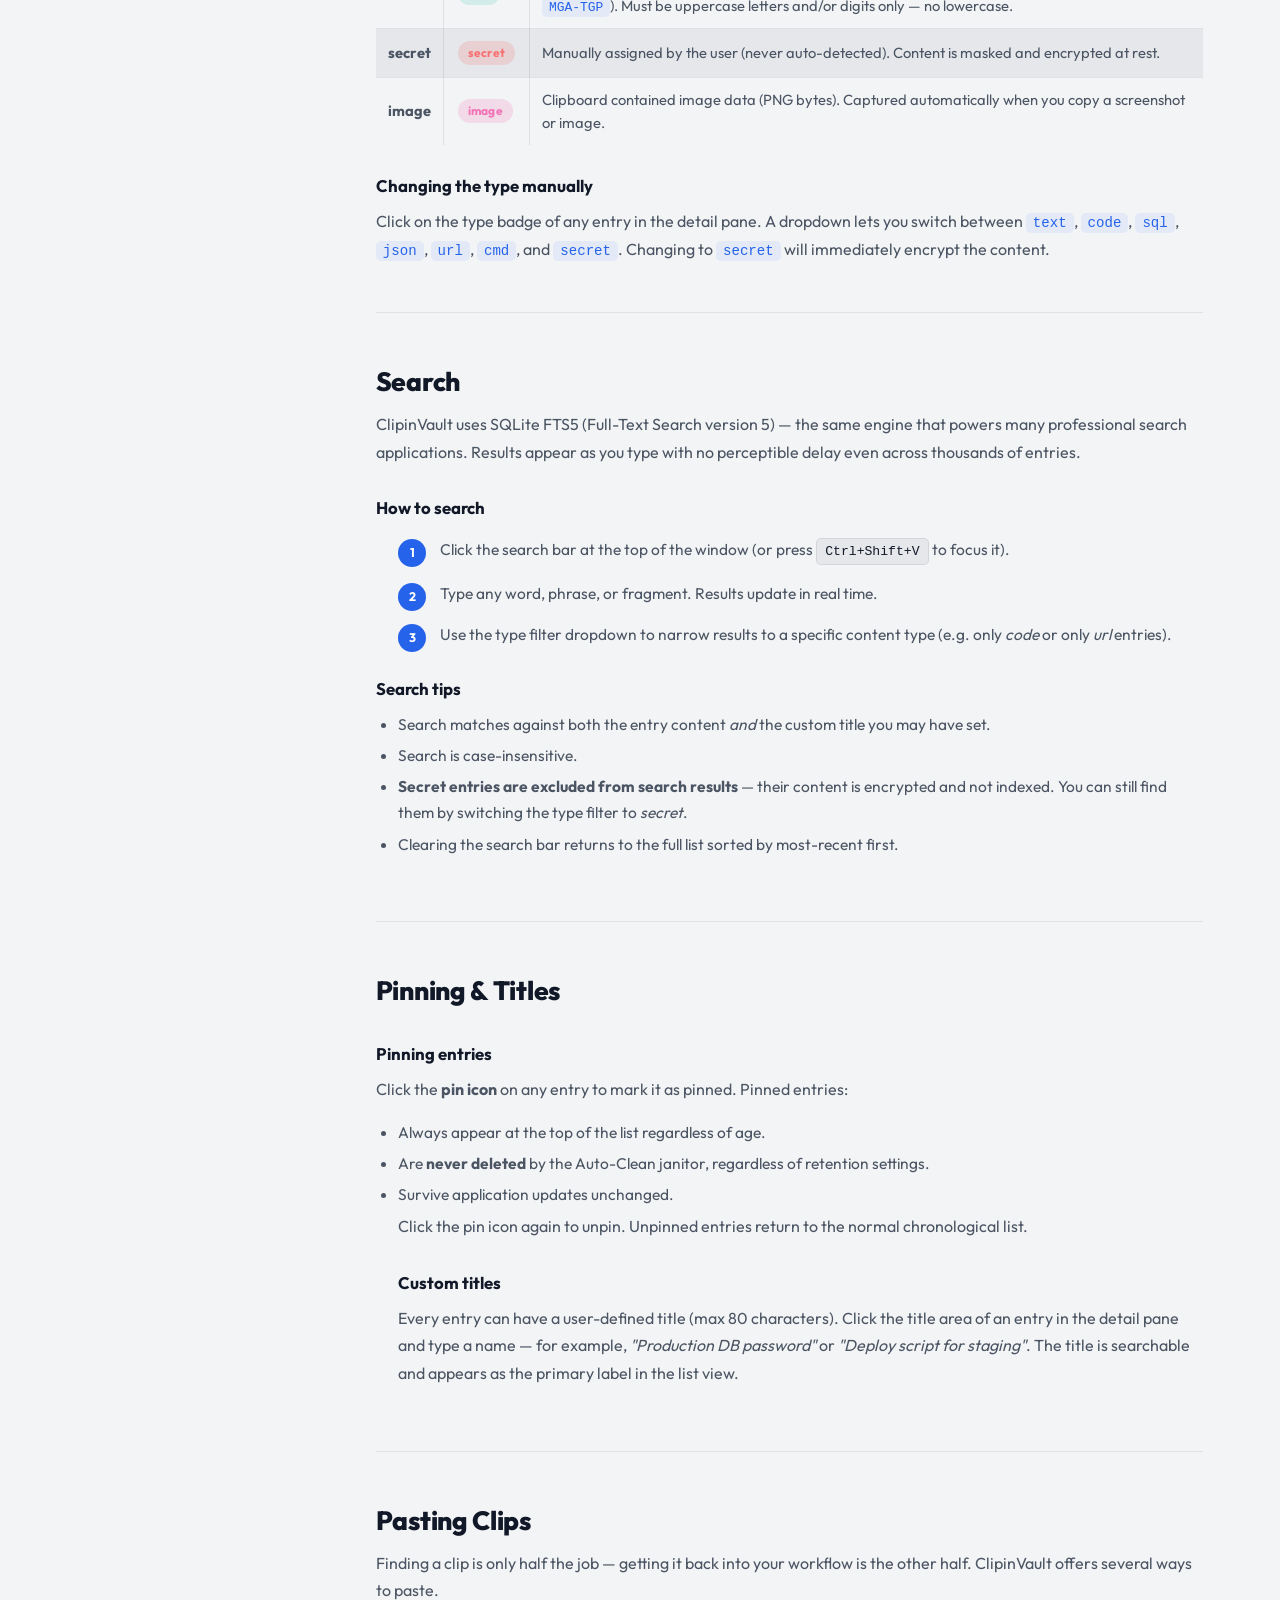
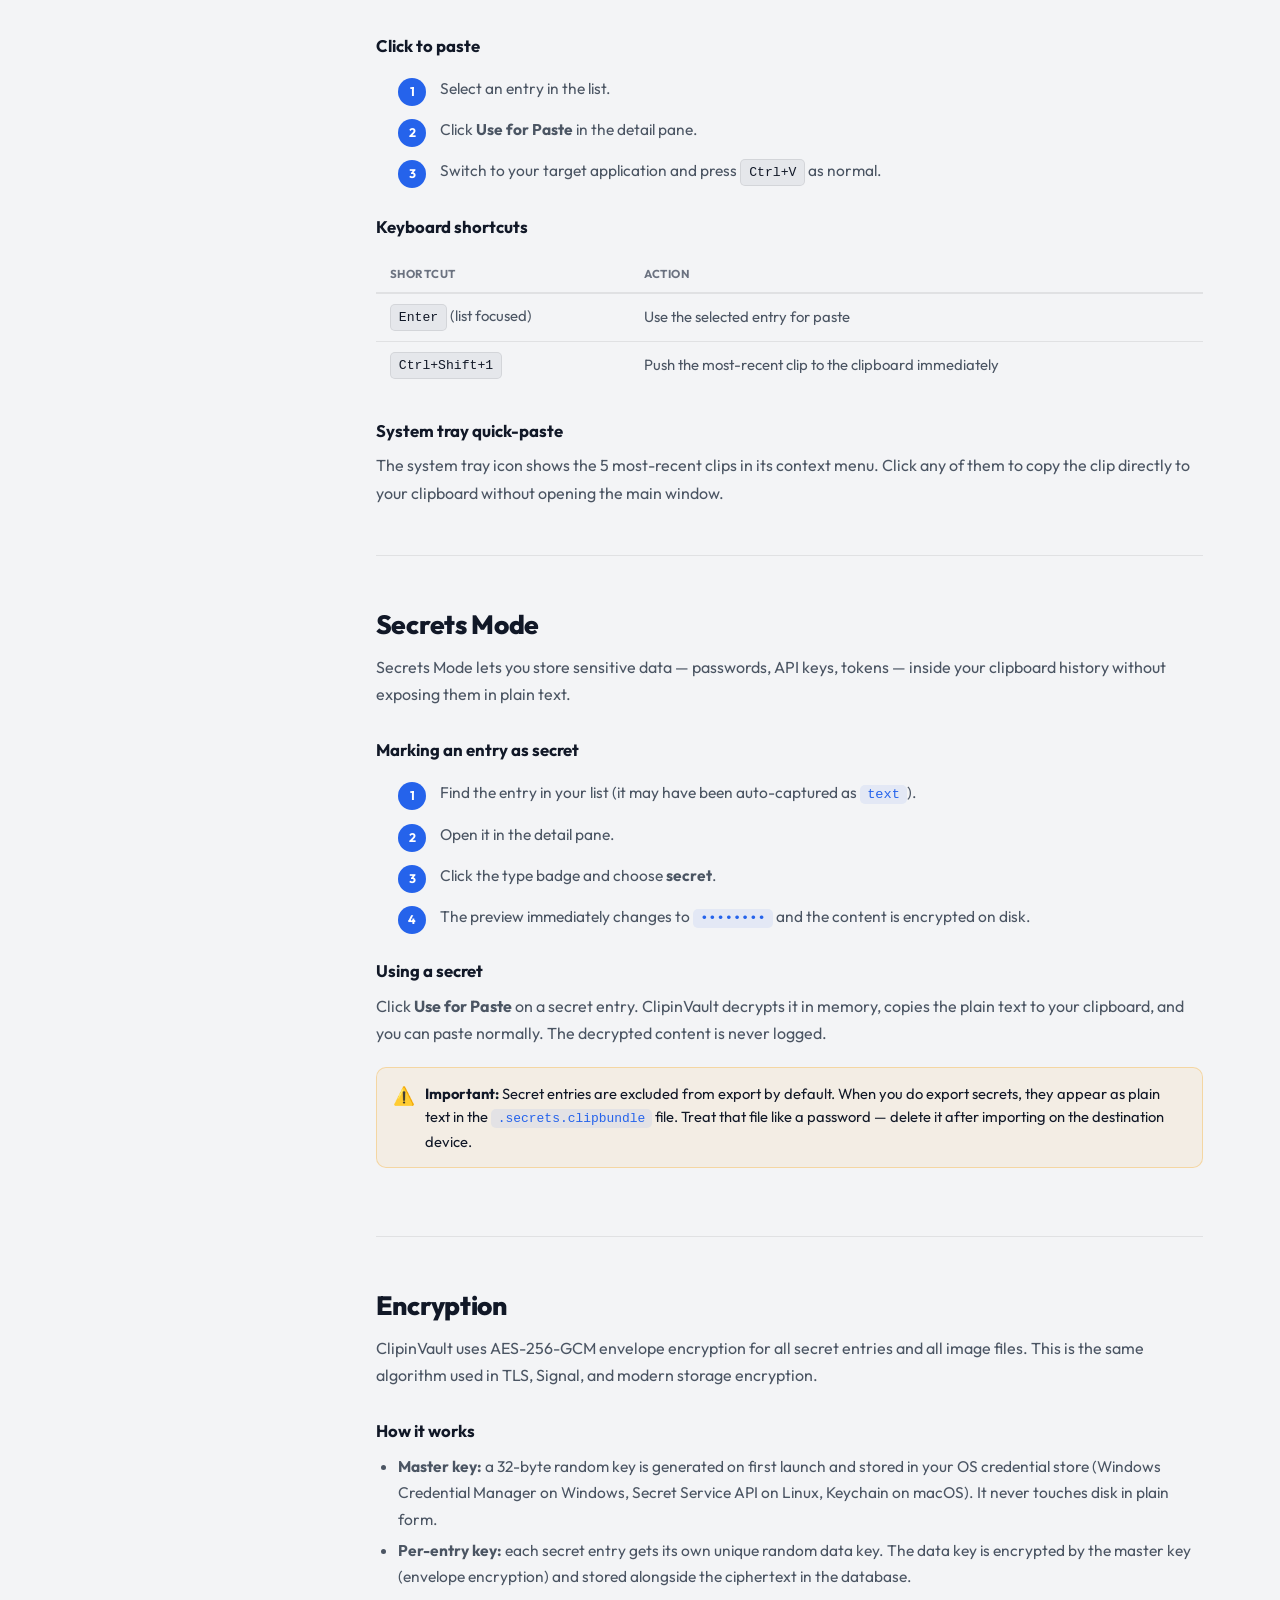
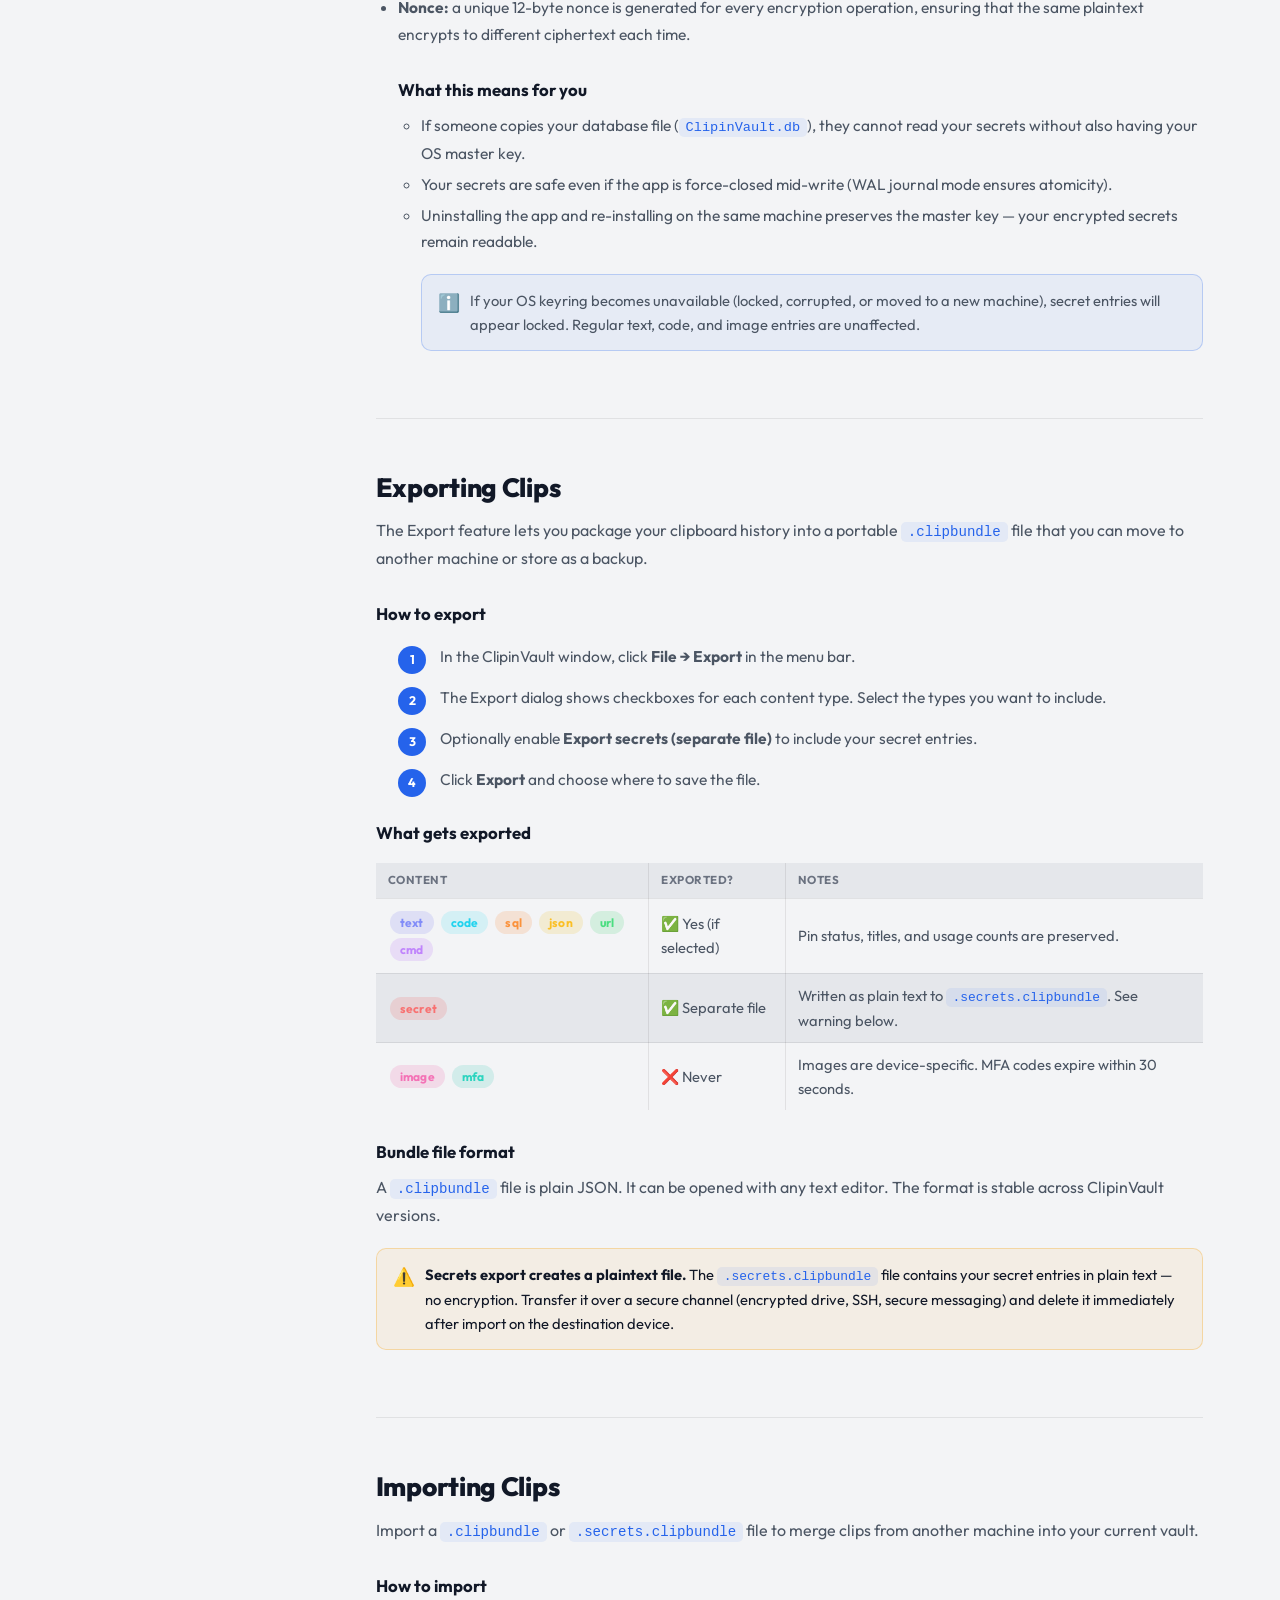
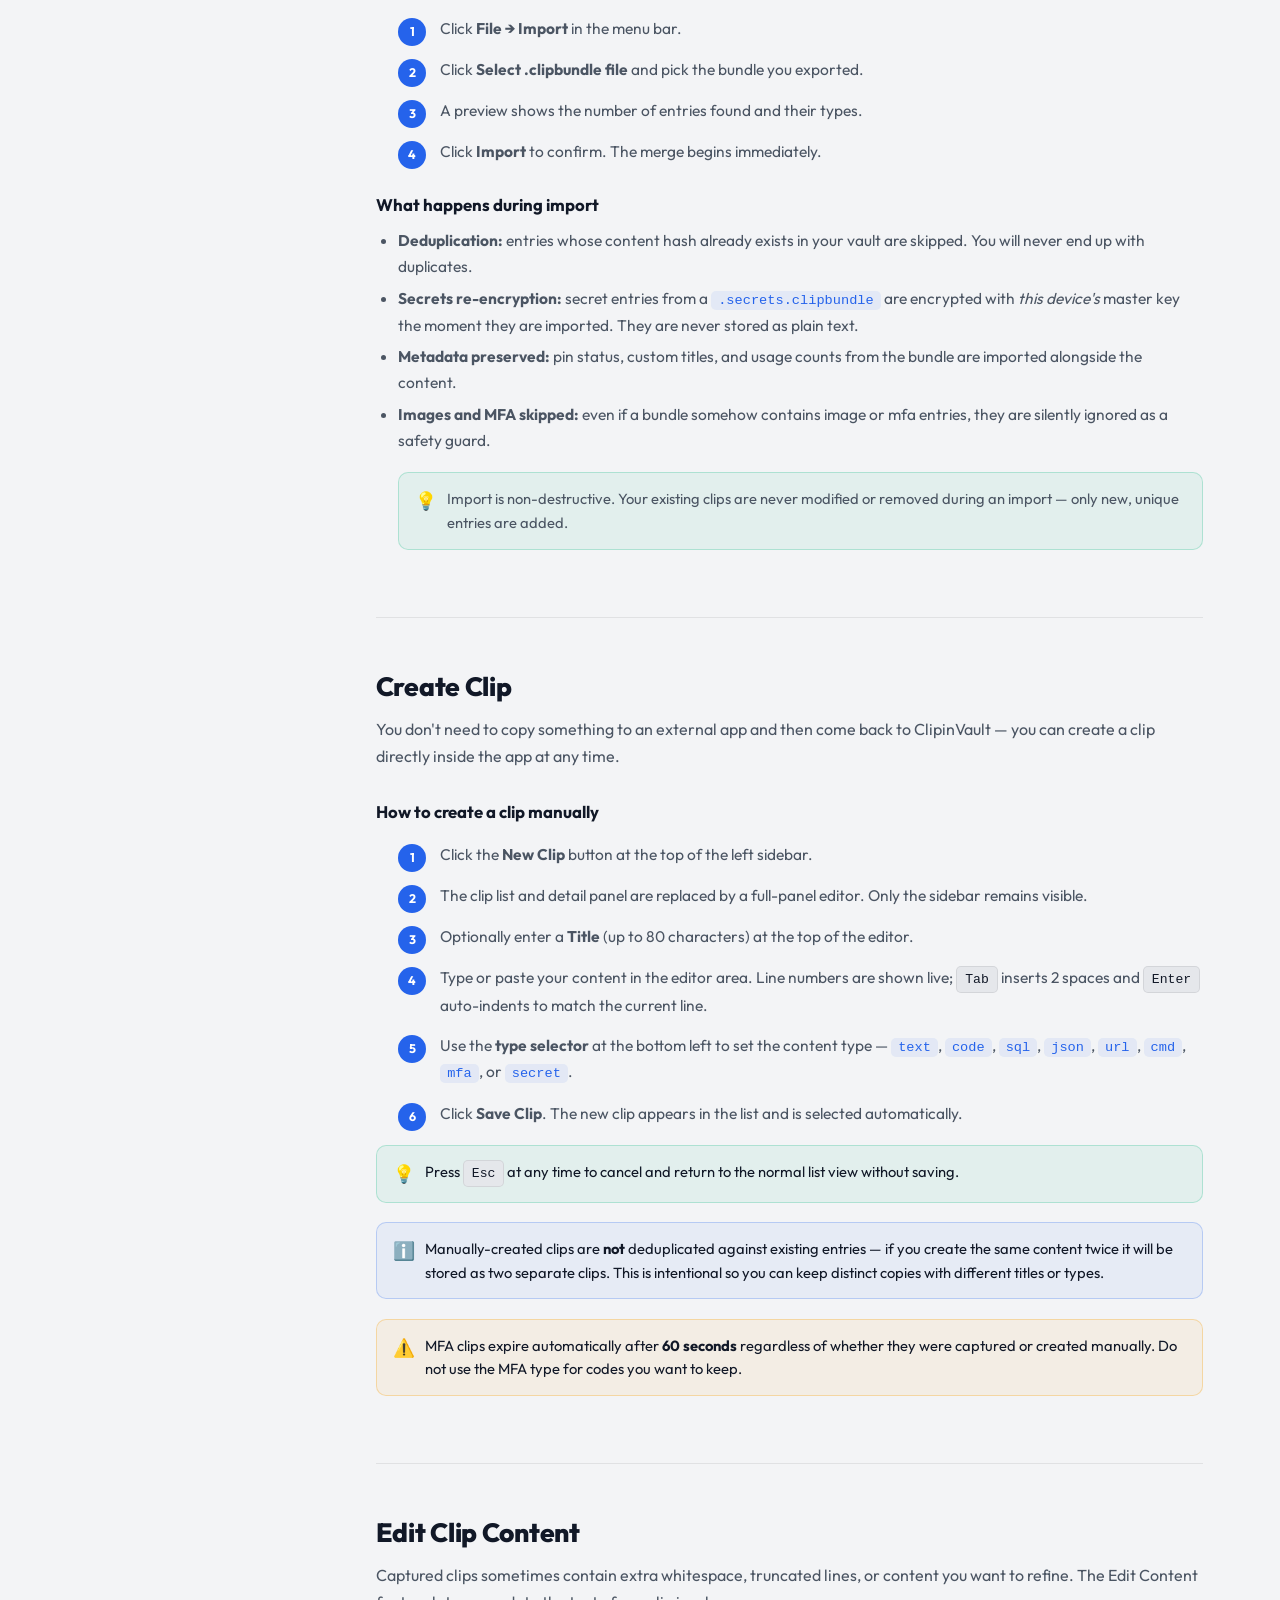
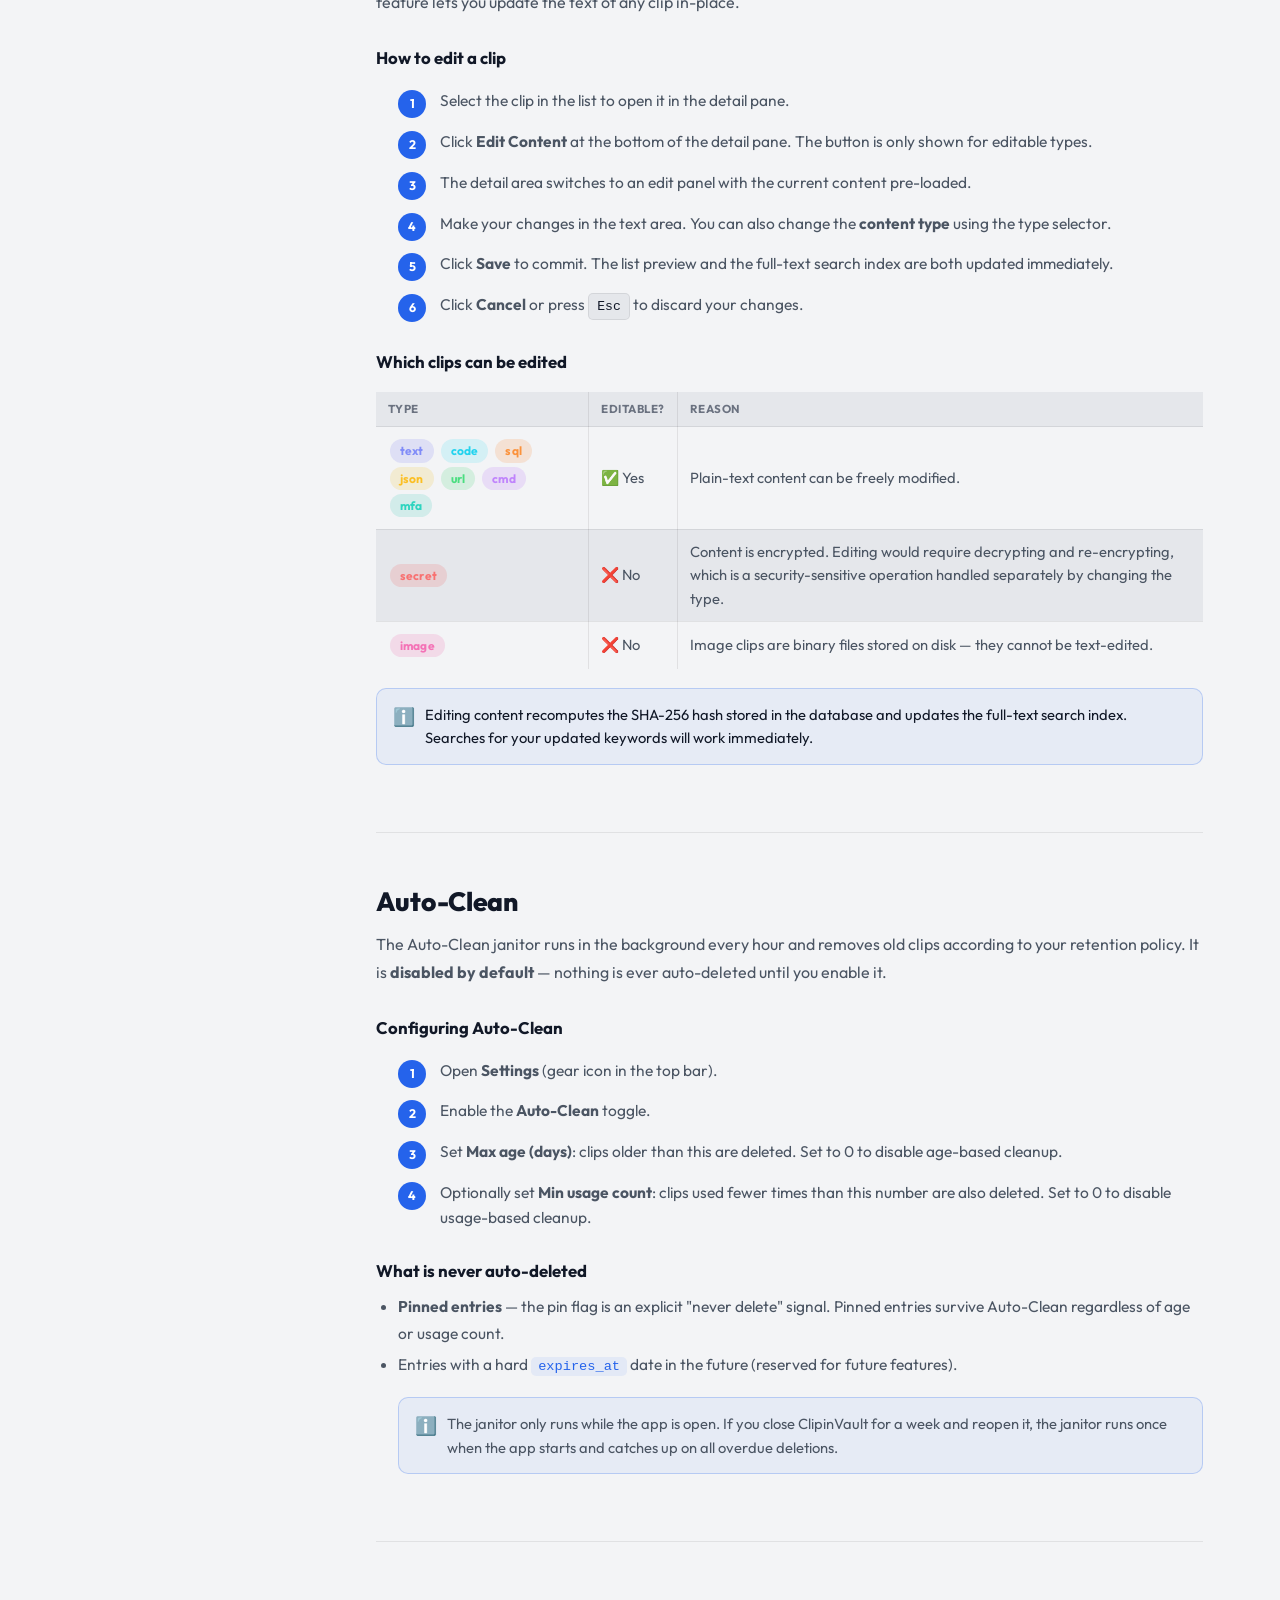
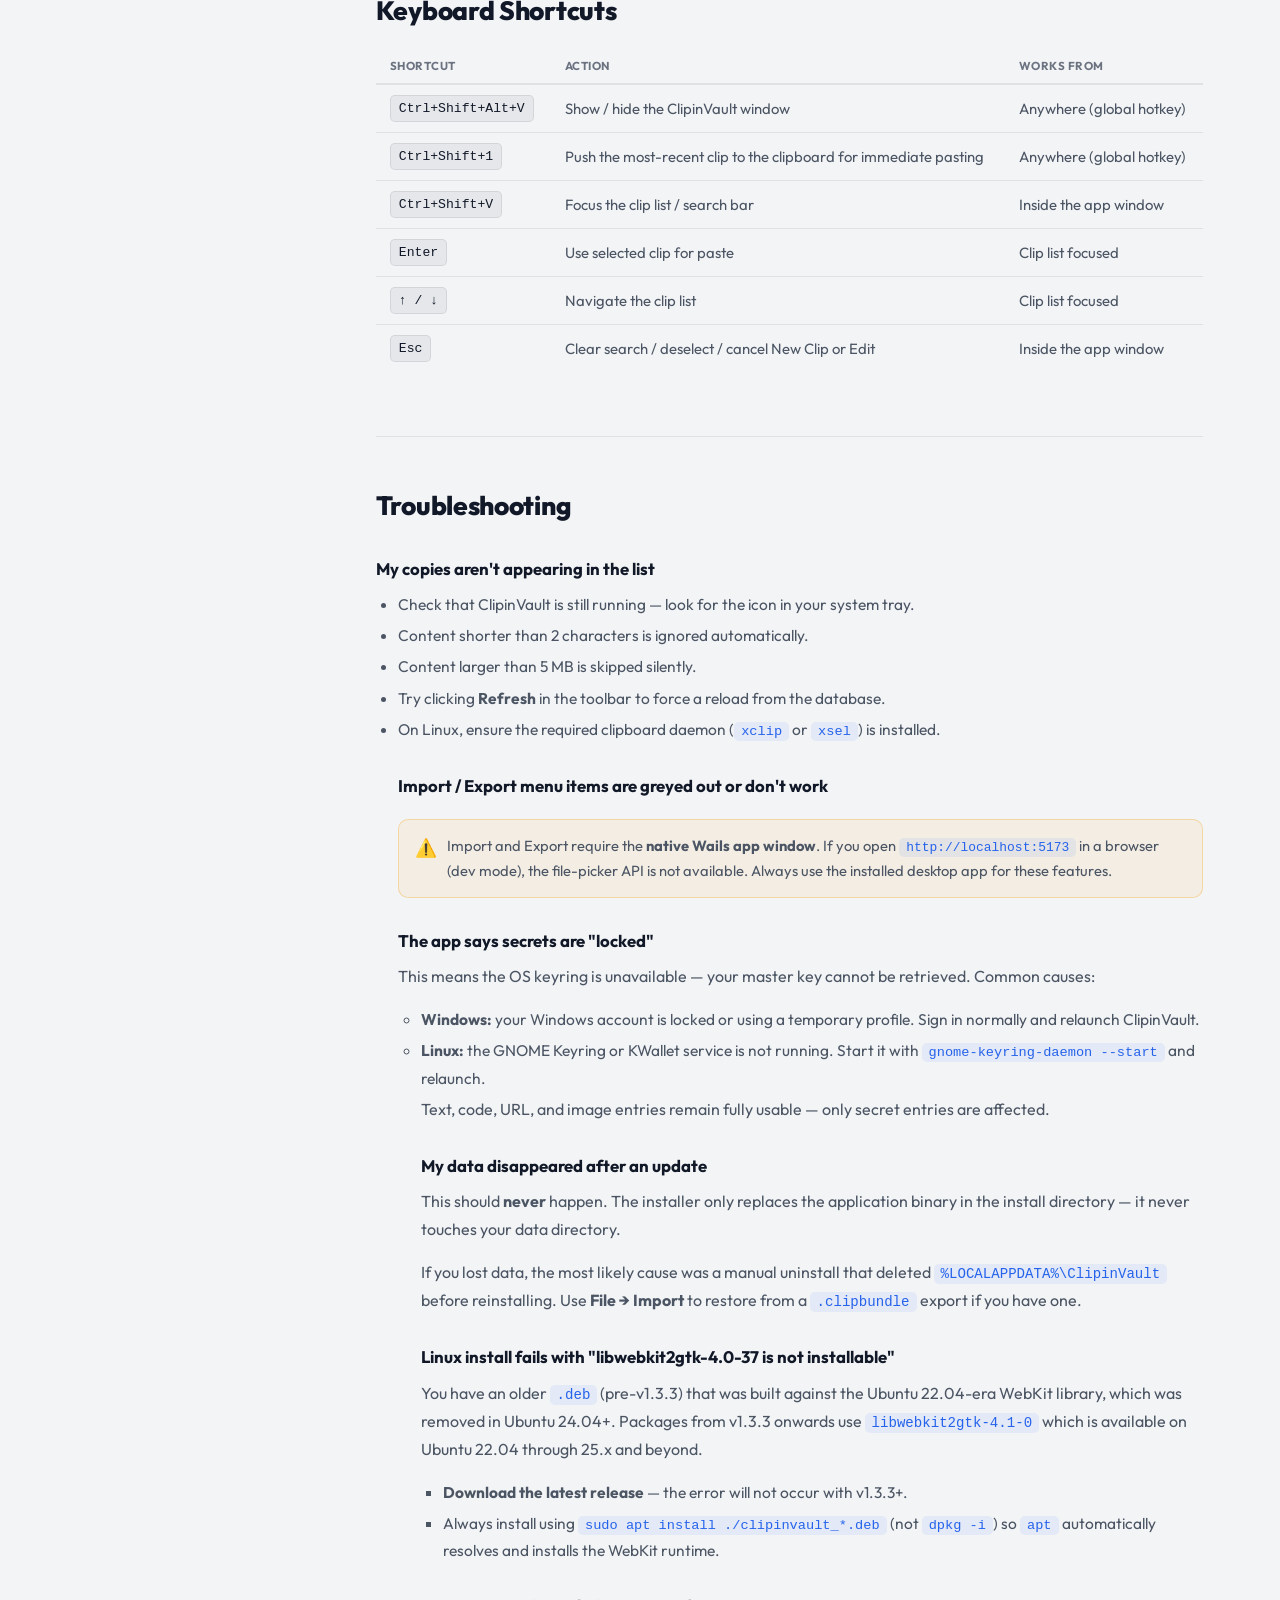
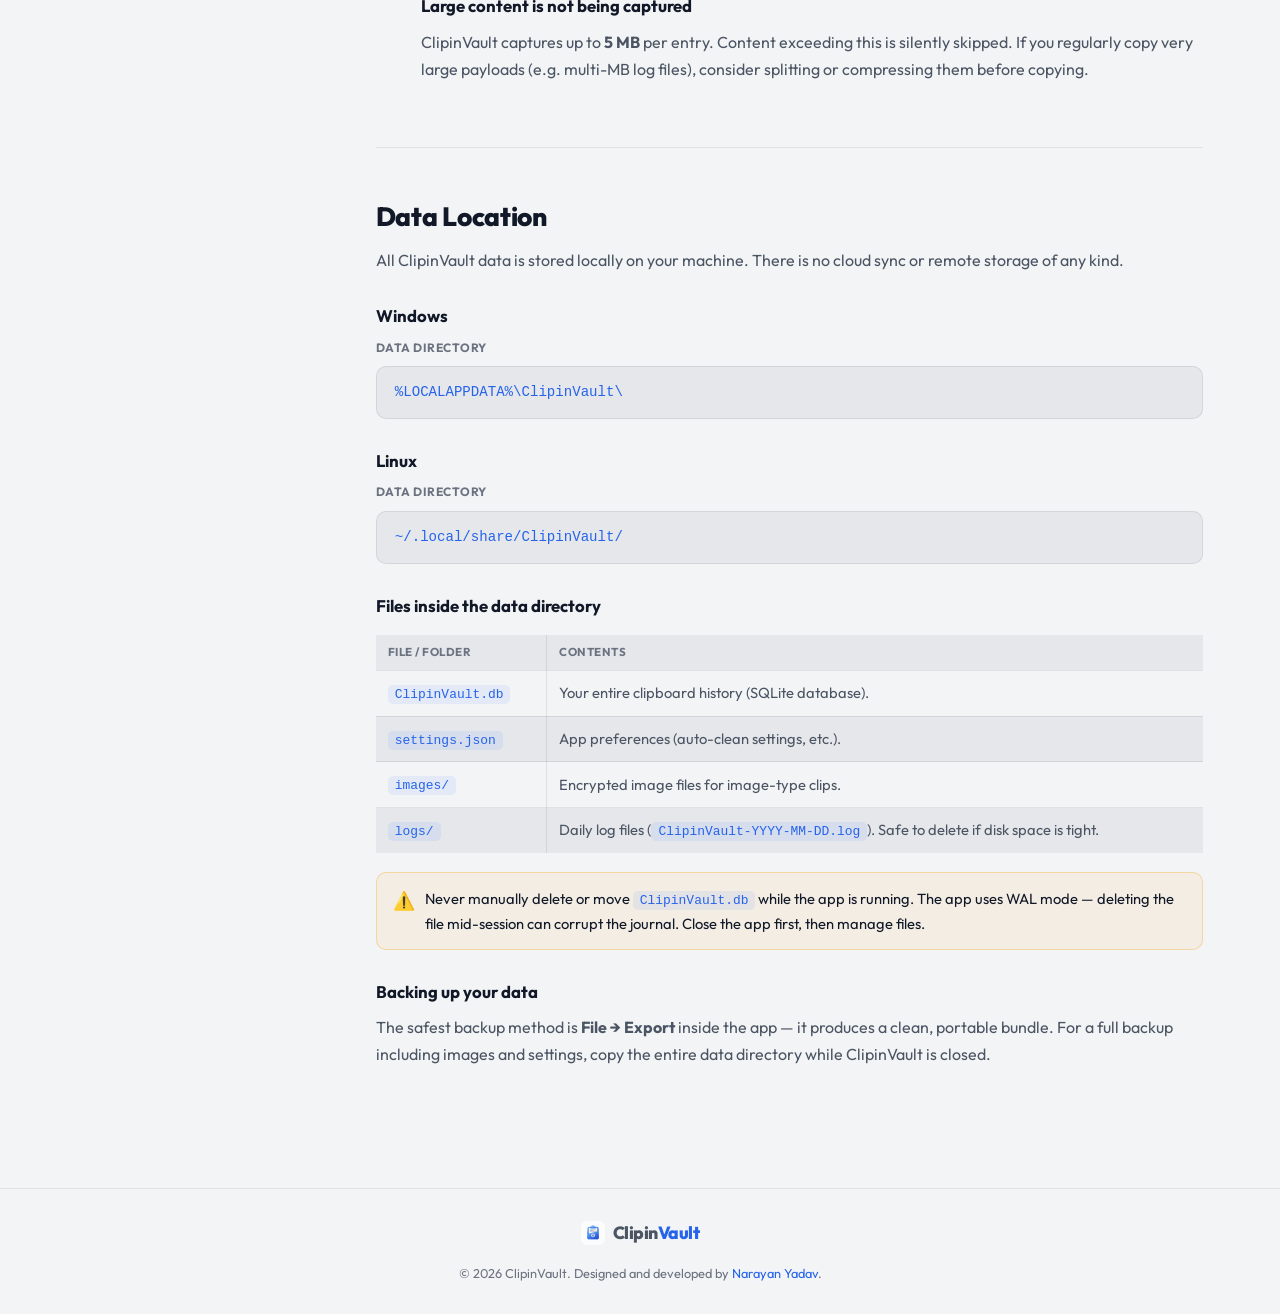
<file: docs/index.html>
<!doctype html>
<html lang="en" data-theme="dark">
  <head>
    <meta charset="UTF-8" />
    <meta name="viewport" content="width=device-width, initial-scale=1.0" />
    <title>Documentation-ClipinVault</title>
    <meta name="description" content="Complete user guide for ClipinVault. Learn clipboard capture, secrets mode, import/export, auto-clean, keyboard shortcuts, and more." />
    <meta name="robots" content="index, follow" />
    <link rel="canonical" href="https://clipinvault.com/docs/" />
    <meta property="og:type" content="website" />
    <meta property="og:url" content="https://clipinvault.com/docs/" />
    <meta property="og:title" content="Documentation-ClipinVault" />
    <meta property="og:description" content="Complete user guide for ClipinVault clipboard manager. Every feature explained in depth." />
    <meta property="og:image" content="https://clipinvault.com/assets/og-preview.png" />
    <meta name="twitter:card" content="summary_large_image" />
    <meta name="twitter:title" content="Documentation-ClipinVault" />
    <meta name="twitter:description" content="Complete user guide for ClipinVault clipboard manager." />
    <meta name="twitter:image" content="https://clipinvault.com/assets/og-preview.png" />
    <link rel="icon" type="image/png" href="../assets/appicon.png?v=2" />
    <link href="https://fonts.googleapis.com/css2?family=Inter:wght@400;500;600&family=Outfit:wght@600;700;800&display=swap" rel="stylesheet" />
    <link rel="stylesheet" href="../style.css" />
  </head>
  <body>
    <header>
      <nav id="navbar">
        <a href="../" class="logo">
          <img src="../assets/appicon.png?v=2" alt="ClipinVault Logo" class="logo-img" width="32" height="32" />
          <span class="logo-text">
            <span class="logo-clipin">Clipin</span><span class="logo-vault">Vault</span>
          </span>
        </a>
        <div class="nav-right">
          <div class="nav-links" id="navLinks">
            <a href="../docs/" class="nav-active">Docs</a>
            <a href="../#features">Features</a>
            <a href="../#requirements">Requirements</a>
            <a href="../#download">Download</a>
            <a href="../about/">About</a>
            <a href="../changelog/">Changelog</a>
            <a href="../privacy/">Privacy</a>
          </div>
          <button class="theme-toggle" id="themeToggle" aria-label="Toggle dark/light theme">
            <svg class="icon-sun" width="20" height="20" fill="none" stroke="currentColor" stroke-width="2" viewBox="0 0 24 24"><circle cx="12" cy="12" r="5" /><path d="M12 1v2M12 21v2M4.22 4.22l1.42 1.42M18.36 18.36l1.42 1.42M1 12h2M21 12h2M4.22 19.78l1.42-1.42M18.36 5.64l1.42-1.42" /></svg>
            <svg class="icon-moon" width="20" height="20" fill="none" stroke="currentColor" stroke-width="2" viewBox="0 0 24 24"><path d="M21 12.79A9 9 0 1111.21 3 7 7 0 0021 12.79z" /></svg>
          </button>
          <button class="hamburger" id="hamburger" aria-label="Open menu">
            <span></span><span></span><span></span>
          </button>
        </div>
      </nav>
    </header>

    <main>
      <!-- Hero -->
      <section class="docs-page-hero">
        <div class="hero-badge">User Guide</div>
        <h1>Docu<span class="gradient-text">mentation</span></h1>
        <p>Everything you need to use ClipinVault effectively - from first install to advanced workflows.</p>
      </section>

      <!-- Two-column docs layout -->
      <div class="docs-wrapper">

        <!-- Sidebar TOC -->
        <aside class="docs-sidebar">
          <button class="docs-toc-toggle" id="docsTocToggle" aria-expanded="false">
            <span>Table of Contents</span>
            <svg width="16" height="16" fill="none" stroke="currentColor" stroke-width="2.5" viewBox="0 0 24 24"><path d="M6 9l6 6 6-6"/></svg>
          </button>
          <ol class="docs-toc" id="docsToc">
            <li class="toc-group">Getting Started</li>
            <li><a href="#install">Installation</a></li>
            <li><a href="#first-launch">First Launch</a></li>
            <li class="toc-group">Core Features</li>
            <li><a href="#capture">Clipboard Capture</a></li>
            <li><a href="#content-types">Content Types</a></li>
            <li><a href="#search">Search</a></li>
            <li><a href="#pinning">Pinning &amp; Titles</a></li>
            <li><a href="#paste">Pasting Clips</a></li>
            <li class="toc-group">Security</li>
            <li><a href="#secrets">Secrets Mode</a></li>
            <li><a href="#encryption">Encryption</a></li>
            <li class="toc-group">Import &amp; Export</li>
            <li><a href="#export">Exporting Clips</a></li>
            <li><a href="#import">Importing Clips</a></li>
            <li class="toc-group">Create &amp; Edit</li>
            <li><a href="#create-clip">Create Clip</a></li>
            <li><a href="#edit-clip">Edit Clip Content</a></li>
            <li class="toc-group">Management</li>
            <li><a href="#auto-clean">Auto-Clean</a></li>
            <li><a href="#shortcuts">Keyboard Shortcuts</a></li>
            <li class="toc-group">Help</li>
            <li><a href="#troubleshooting">Troubleshooting</a></li>
            <li><a href="#data-location">Data Location</a></li>
          </ol>
        </aside>

        <!-- Main docs content -->
        <div class="docs-content">

          <!-- ── Getting Started ── -->
          <section id="install" class="doc-section">
            <h2>Installation</h2>
            <p>ClipinVault is distributed as a native installer for Windows and a <code>.deb</code> package for Ubuntu/Debian. No runtime or admin rights are required on Windows.</p>

            <h3>Windows</h3>
            <ol class="step-list">
              <li>Download <strong>ClipinVaultSetup.exe</strong> from the <a href="../#download" style="color:var(--accent)">Downloads</a> section.</li>
              <li>Run the installer — Windows may show a SmartScreen prompt. Click <em>More info</em>, then <em>Run anyway</em>.</li>
              <li>Choose whether to create a desktop shortcut and whether to start with Windows.</li>
              <li>Click <em>Install</em>. ClipinVault launches automatically when finished.</li>
            </ol>
            <div class="callout callout-info">
              <span class="callout-icon">ℹ️</span>
              <div>WebView2 Runtime is required. It comes pre-installed on Windows 10 21H2+ and all Windows 11 versions. If missing, the installer will prompt you to download it from Microsoft.</div>
            </div>

            <h3>Ubuntu / Linux</h3>
            <ol class="step-list">
              <li>Download the <code>.deb</code> package from the <a href="../#download" style="color:var(--accent)">Downloads</a> section.</li>
              <li>Run <code>sudo apt install ./clipinvault_*.deb</code> to install — use <code>apt</code>, not <code>dpkg -i</code>, so any missing system libraries including WebKit are pulled in automatically.</li>
              <li>Launch from your application menu or run <code>ClipinVault</code> in a terminal.</li>
            </ol>
            <div class="callout callout-info">
              <span class="callout-icon">ℹ️</span>
              <div>The <code>.deb</code> package supports <strong>Ubuntu 22.04 LTS and later</strong> (all releases). The WebKit runtime it depends on (<code>libwebkit2gtk-4.1-0</code>) is available in standard Ubuntu repositories on all supported versions — <code>apt</code> installs it automatically.</div>
            </div>

            <h3>Upgrading</h3>
            <p>Run the new installer over the existing installation — it will close the running app, replace the binary, and relaunch. Your database, settings, and all clips are never touched during an upgrade.</p>
          </section>

          <section id="first-launch" class="doc-section">
            <h2>First Launch</h2>
            <p>On first launch ClipinVault creates its data directory and starts monitoring the clipboard immediately. No sign-in, no account, no configuration required.</p>
            <ol class="step-list">
              <li>The app window opens. Copy anything — a URL, a code snippet, a password — and it appears in the list within a second.</li>
              <li>Click any entry to see its full content in the detail pane on the right.</li>
              <li>Click <strong>Use for Paste</strong> (or press <kbd class="kbd">Enter</kbd>) to put the clip back on your system clipboard so you can paste it anywhere.</li>
              <li>Close the window. ClipinVault keeps running in the system tray — clips keep being captured.</li>
            </ol>
            <div class="callout callout-tip">
              <span class="callout-icon">💡</span>
              <div>Press <kbd class="kbd">Ctrl+Shift+Alt+V</kbd> from any application to bring the ClipinVault window back to the front.</div>
            </div>
          </section>

          <!-- ── Core Features ── -->
          <section id="capture" class="doc-section">
            <h2>Clipboard Capture</h2>
            <p>ClipinVault listens to the OS clipboard event in the background. Every time you copy something — with <kbd class="kbd">Ctrl+C</kbd>, right-click → Copy, or any application's copy action — the content is captured and stored locally.</p>

            <h3>How capture works</h3>
            <ul>
              <li><strong>Debounce:</strong> rapid successive copies within 300 ms are merged to prevent duplicate entries from drag-resize or auto-copy applications.</li>
              <li><strong>Deduplication:</strong> the SHA-256 hash of each entry is computed before saving. If an identical item already exists, the copy count on the existing entry is incremented — no duplicate is added.</li>
              <li><strong>Size limit:</strong> entries up to <strong>5 MB</strong> are accepted. Anything larger is silently skipped to prevent performance issues with huge clipboard payloads.</li>
              <li><strong>Minimum length:</strong> single-character or empty copies are ignored to reduce noise.</li>
            </ol>

            <h3>What gets captured</h3>
            <ul>
              <li>Plain text, rich text, code, JSON, SQL, URLs, terminal commands</li>
              <li>Screenshots and copied images (stored encrypted, displayed as previews)</li>
              <li>Any text content your applications place on the clipboard</li>
            </ol>
            <div class="callout callout-info">
              <span class="callout-icon">ℹ️</span>
              <div>ClipinVault does <strong>not</strong> capture clipboard content from other ClipinVault paste operations — re-pasting a clip does not create a duplicate entry.</div>
            </div>
          </section>

          <section id="content-types" class="doc-section">
            <h2>Content Types</h2>
            <p>Every entry is automatically tagged with a content type the moment it is captured. The type controls how the entry is displayed, coloured, and filtered.</p>

            <table class="docs-table">
              <thead>
                <tr>
                  <th>Type</th>
                  <th>Badge</th>
                  <th>Auto-detected when…</th>
                </tr>
              </thead>
              <tbody>
                <tr>
                  <td><strong>text</strong></td>
                  <td><span class="type-badge badge-text">text</span></td>
                  <td>Default fallback — plain prose, notes, anything not matched below.</td>
                </tr>
                <tr>
                  <td><strong>code</strong></td>
                  <td><span class="type-badge badge-code">code</span></td>
                  <td>Contains keywords like <code>function</code>, <code>const</code>, <code>class</code>, <code>import</code>, <code>def</code>, indentation patterns, or bracket density suggests source code.</td>
                </tr>
                <tr>
                  <td><strong>sql</strong></td>
                  <td><span class="type-badge badge-sql">sql</span></td>
                  <td>Starts with SQL keywords: <code>SELECT</code>, <code>INSERT</code>, <code>UPDATE</code>, <code>CREATE</code>, <code>DROP</code>, etc.</td>
                </tr>
                <tr>
                  <td><strong>json</strong></td>
                  <td><span class="type-badge badge-json">json</span></td>
                  <td>Content is valid JSON (object <code>{}</code> or array <code>[]</code>).</td>
                </tr>
                <tr>
                  <td><strong>url</strong></td>
                  <td><span class="type-badge badge-url">url</span></td>
                  <td>Content begins with <code>http://</code> or <code>https://</code>.</td>
                </tr>
                <tr>
                  <td><strong>cmd</strong></td>
                  <td><span class="type-badge badge-cmd">cmd</span></td>
                  <td>Starts with shell prefixes like <code>$</code>, <code>#</code>, <code>sudo</code>, <code>git</code>, <code>npm</code>, <code>docker</code>, <code>./</code>, etc.</td>
                </tr>
                <tr>
                  <td><strong>mfa</strong></td>
                  <td><span class="type-badge badge-mfa">mfa</span></td>
                  <td>Numeric TOTP codes (<code>123456</code>) or alphanumeric one-time codes up to 12 characters (<code>JTKASF</code>, <code>MGA-TGP</code>). Must be uppercase letters and/or digits only — no lowercase.</td>
                </tr>
                <tr>
                  <td><strong>secret</strong></td>
                  <td><span class="type-badge badge-secret">secret</span></td>
                  <td>Manually assigned by the user (never auto-detected). Content is masked and encrypted at rest.</td>
                </tr>
                <tr>
                  <td><strong>image</strong></td>
                  <td><span class="type-badge badge-image">image</span></td>
                  <td>Clipboard contained image data (PNG bytes). Captured automatically when you copy a screenshot or image.</td>
                </tr>
              </tbody>
            </table>

            <h3>Changing the type manually</h3>
            <p>Click on the type badge of any entry in the detail pane. A dropdown lets you switch between <code>text</code>, <code>code</code>, <code>sql</code>, <code>json</code>, <code>url</code>, <code>cmd</code>, and <code>secret</code>. Changing to <code>secret</code> will immediately encrypt the content.</p>
          </section>

          <section id="search" class="doc-section">
            <h2>Search</h2>
            <p>ClipinVault uses SQLite FTS5 (Full-Text Search version 5) — the same engine that powers many professional search applications. Results appear as you type with no perceptible delay even across thousands of entries.</p>

            <h3>How to search</h3>
            <ol class="step-list">
              <li>Click the search bar at the top of the window (or press <kbd class="kbd">Ctrl+Shift+V</kbd> to focus it).</li>
              <li>Type any word, phrase, or fragment. Results update in real time.</li>
              <li>Use the type filter dropdown to narrow results to a specific content type (e.g. only <em>code</em> or only <em>url</em> entries).</li>
            </ol>

            <h3>Search tips</h3>
            <ul>
              <li>Search matches against both the entry content <em>and</em> the custom title you may have set.</li>
              <li>Search is case-insensitive.</li>
              <li><strong>Secret entries are excluded from search results</strong> — their content is encrypted and not indexed. You can still find them by switching the type filter to <em>secret</em>.</li>
              <li>Clearing the search bar returns to the full list sorted by most-recent first.</li>
            </ol>
          </section>

          <section id="pinning" class="doc-section">
            <h2>Pinning &amp; Titles</h2>

            <h3>Pinning entries</h3>
            <p>Click the <strong>pin icon</strong> on any entry to mark it as pinned. Pinned entries:</p>
            <ul>
              <li>Always appear at the top of the list regardless of age.</li>
              <li>Are <strong>never deleted</strong> by the Auto-Clean janitor, regardless of retention settings.</li>
              <li>Survive application updates unchanged.</li>
            </ol>
            <p>Click the pin icon again to unpin. Unpinned entries return to the normal chronological list.</p>

            <h3>Custom titles</h3>
            <p>Every entry can have a user-defined title (max 80 characters). Click the title area of an entry in the detail pane and type a name — for example, <em>"Production DB password"</em> or <em>"Deploy script for staging"</em>. The title is searchable and appears as the primary label in the list view.</p>
          </section>

          <section id="paste" class="doc-section">
            <h2>Pasting Clips</h2>
            <p>Finding a clip is only half the job — getting it back into your workflow is the other half. ClipinVault offers several ways to paste.</p>

            <h3>Click to paste</h3>
            <ol class="step-list">
              <li>Select an entry in the list.</li>
              <li>Click <strong>Use for Paste</strong> in the detail pane.</li>
              <li>Switch to your target application and press <kbd class="kbd">Ctrl+V</kbd> as normal.</li>
            </ol>

            <h3>Keyboard shortcuts</h3>
            <table class="shortcuts-table">
              <thead>
                <tr>
                  <th>Shortcut</th>
                  <th>Action</th>
                </tr>
              </thead>
              <tbody>
                <tr>
                  <td><kbd class="kbd">Enter</kbd> (list focused)</td>
                  <td>Use the selected entry for paste</td>
                </tr>
                <tr>
                  <td><kbd class="kbd">Ctrl+Shift+1</kbd></td>
                  <td>Push the most-recent clip to the clipboard immediately</td>
                </tr>
              </tbody>
            </table>

            <h3>System tray quick-paste</h3>
            <p>The system tray icon shows the 5 most-recent clips in its context menu. Click any of them to copy the clip directly to your clipboard without opening the main window.</p>
          </section>

          <!-- ── Security ── -->
          <section id="secrets" class="doc-section">
            <h2>Secrets Mode</h2>
            <p>Secrets Mode lets you store sensitive data — passwords, API keys, tokens — inside your clipboard history without exposing them in plain text.</p>

            <h3>Marking an entry as secret</h3>
            <ol class="step-list">
              <li>Find the entry in your list (it may have been auto-captured as <code>text</code>).</li>
              <li>Open it in the detail pane.</li>
              <li>Click the type badge and choose <strong>secret</strong>.</li>
              <li>The preview immediately changes to <code>••••••••</code> and the content is encrypted on disk.</li>
            </ol>

            <h3>Using a secret</h3>
            <p>Click <strong>Use for Paste</strong> on a secret entry. ClipinVault decrypts it in memory, copies the plain text to your clipboard, and you can paste normally. The decrypted content is never logged.</p>

            <div class="callout callout-warn">
              <span class="callout-icon">⚠️</span>
              <div><b>Important:</b> Secret entries are excluded from export by default. When you do export secrets, they appear as plain text in the <code>.secrets.clipbundle</code> file. Treat that file like a password — delete it after importing on the destination device.</div>
            </div>
          </section>

          <section id="encryption" class="doc-section">
            <h2>Encryption</h2>
            <p>ClipinVault uses AES-256-GCM envelope encryption for all secret entries and all image files. This is the same algorithm used in TLS, Signal, and modern storage encryption.</p>

            <h3>How it works</h3>
            <ul>
              <li><strong>Master key:</strong> a 32-byte random key is generated on first launch and stored in your OS credential store (Windows Credential Manager on Windows, Secret Service API on Linux, Keychain on macOS). It never touches disk in plain form.</li>
              <li><strong>Per-entry key:</strong> each secret entry gets its own unique random data key. The data key is encrypted by the master key (envelope encryption) and stored alongside the ciphertext in the database.</li>
              <li><strong>Nonce:</strong> a unique 12-byte nonce is generated for every encryption operation, ensuring that the same plaintext encrypts to different ciphertext each time.</li>
            </ol>

            <h3>What this means for you</h3>
            <ul>
              <li>If someone copies your database file (<code>ClipinVault.db</code>), they cannot read your secrets without also having your OS master key.</li>
              <li>Your secrets are safe even if the app is force-closed mid-write (WAL journal mode ensures atomicity).</li>
              <li>Uninstalling the app and re-installing on the same machine preserves the master key — your encrypted secrets remain readable.</li>
            </ol>

            <div class="callout callout-info">
              <span class="callout-icon">ℹ️</span>
              <div>If your OS keyring becomes unavailable (locked, corrupted, or moved to a new machine), secret entries will appear locked. Regular text, code, and image entries are unaffected.</div>
            </div>
          </section>

          <!-- ── Import & Export ── -->
          <section id="export" class="doc-section">
            <h2>Exporting Clips</h2>
            <p>The Export feature lets you package your clipboard history into a portable <code>.clipbundle</code> file that you can move to another machine or store as a backup.</p>

            <h3>How to export</h3>
            <ol class="step-list">
              <li>In the ClipinVault window, click <strong>File → Export</strong> in the menu bar.</li>
              <li>The Export dialog shows checkboxes for each content type. Select the types you want to include.</li>
              <li>Optionally enable <strong>Export secrets (separate file)</strong> to include your secret entries.</li>
              <li>Click <strong>Export</strong> and choose where to save the file.</li>
            </ol>

            <h3>What gets exported</h3>
            <table class="docs-table">
              <thead>
                <tr><th>Content</th><th>Exported?</th><th>Notes</th></tr>
              </thead>
              <tbody>
                <tr>
                  <td><span class="type-badge badge-text">text</span> <span class="type-badge badge-code">code</span> <span class="type-badge badge-sql">sql</span> <span class="type-badge badge-json">json</span> <span class="type-badge badge-url">url</span> <span class="type-badge badge-cmd">cmd</span></td>
                  <td>✅ Yes (if selected)</td>
                  <td>Pin status, titles, and usage counts are preserved.</td>
                </tr>
                <tr>
                  <td><span class="type-badge badge-secret">secret</span></td>
                  <td>✅ Separate file</td>
                  <td>Written as plain text to <code>.secrets.clipbundle</code>. See warning below.</td>
                </tr>
                <tr>
                  <td><span class="type-badge badge-image">image</span> <span class="type-badge badge-mfa">mfa</span></td>
                  <td>❌ Never</td>
                  <td>Images are device-specific. MFA codes expire within 30 seconds.</td>
                </tr>
              </tbody>
            </table>

            <h3>Bundle file format</h3>
            <p>A <code>.clipbundle</code> file is plain JSON. It can be opened with any text editor. The format is stable across ClipinVault versions.</p>

            <div class="callout callout-warn">
              <span class="callout-icon">⚠️</span>
              <div>
                <b>Secrets export creates a plaintext file.</b> The <code>.secrets.clipbundle</code> file contains your secret entries in plain text — no encryption. Transfer it over a secure channel (encrypted drive, SSH, secure messaging) and delete it immediately after import on the destination device.
              </div>
            </div>
          </section>

          <section id="import" class="doc-section">
            <h2>Importing Clips</h2>
            <p>Import a <code>.clipbundle</code> or <code>.secrets.clipbundle</code> file to merge clips from another machine into your current vault.</p>

            <h3>How to import</h3>
            <ol class="step-list">
              <li>Click <strong>File → Import</strong> in the menu bar.</li>
              <li>Click <strong>Select .clipbundle file</strong> and pick the bundle you exported.</li>
              <li>A preview shows the number of entries found and their types.</li>
              <li>Click <strong>Import</strong> to confirm. The merge begins immediately.</li>
            </ol>

            <h3>What happens during import</h3>
            <ul>
              <li><strong>Deduplication:</strong> entries whose content hash already exists in your vault are skipped. You will never end up with duplicates.</li>
              <li><strong>Secrets re-encryption:</strong> secret entries from a <code>.secrets.clipbundle</code> are encrypted with <em>this device's</em> master key the moment they are imported. They are never stored as plain text.</li>
              <li><strong>Metadata preserved:</strong> pin status, custom titles, and usage counts from the bundle are imported alongside the content.</li>
              <li><strong>Images and MFA skipped:</strong> even if a bundle somehow contains image or mfa entries, they are silently ignored as a safety guard.</li>
            </ol>

            <div class="callout callout-tip">
              <span class="callout-icon">💡</span>
              <div>Import is non-destructive. Your existing clips are never modified or removed during an import — only new, unique entries are added.</div>
            </div>
          </section>

          <!-- ── Create & Edit ── -->
          <section id="create-clip" class="doc-section">
            <h2>Create Clip</h2>
            <p>You don't need to copy something to an external app and then come back to ClipinVault — you can create a clip directly inside the app at any time.</p>

            <h3>How to create a clip manually</h3>
            <ol class="step-list">
              <li>Click the <strong>New Clip</strong> button at the top of the left sidebar.</li>
              <li>The clip list and detail panel are replaced by a full-panel editor. Only the sidebar remains visible.</li>
              <li>Optionally enter a <strong>Title</strong> (up to 80 characters) at the top of the editor.</li>
              <li>Type or paste your content in the editor area. Line numbers are shown live; <kbd class="kbd">Tab</kbd> inserts 2 spaces and <kbd class="kbd">Enter</kbd> auto-indents to match the current line.</li>
              <li>Use the <strong>type selector</strong> at the bottom left to set the content type — <code>text</code>, <code>code</code>, <code>sql</code>, <code>json</code>, <code>url</code>, <code>cmd</code>, <code>mfa</code>, or <code>secret</code>.</li>
              <li>Click <strong>Save Clip</strong>. The new clip appears in the list and is selected automatically.</li>
            </ol>

            <div class="callout callout-tip">
              <span class="callout-icon">💡</span>
              <div>Press <kbd class="kbd">Esc</kbd> at any time to cancel and return to the normal list view without saving.</div>
            </div>

            <div class="callout callout-info">
              <span class="callout-icon">ℹ️</span>
              <div>Manually-created clips are <strong>not</strong> deduplicated against existing entries — if you create the same content twice it will be stored as two separate clips. This is intentional so you can keep distinct copies with different titles or types.</div>
            </div>

            <div class="callout callout-warn">
              <span class="callout-icon">⚠️</span>
              <div>MFA clips expire automatically after <strong>60 seconds</strong> regardless of whether they were captured or created manually. Do not use the MFA type for codes you want to keep.</div>
            </div>
          </section>

          <section id="edit-clip" class="doc-section">
            <h2>Edit Clip Content</h2>
            <p>Captured clips sometimes contain extra whitespace, truncated lines, or content you want to refine. The Edit Content feature lets you update the text of any clip in-place.</p>

            <h3>How to edit a clip</h3>
            <ol class="step-list">
              <li>Select the clip in the list to open it in the detail pane.</li>
              <li>Click <strong>Edit Content</strong> at the bottom of the detail pane. The button is only shown for editable types.</li>
              <li>The detail area switches to an edit panel with the current content pre-loaded.</li>
              <li>Make your changes in the text area. You can also change the <strong>content type</strong> using the type selector.</li>
              <li>Click <strong>Save</strong> to commit. The list preview and the full-text search index are both updated immediately.</li>
              <li>Click <strong>Cancel</strong> or press <kbd class="kbd">Esc</kbd> to discard your changes.</li>
            </ol>

            <h3>Which clips can be edited</h3>
            <table class="docs-table">
              <thead>
                <tr><th>Type</th><th>Editable?</th><th>Reason</th></tr>
              </thead>
              <tbody>
                <tr><td><span class="type-badge badge-text">text</span> <span class="type-badge badge-code">code</span> <span class="type-badge badge-sql">sql</span> <span class="type-badge badge-json">json</span> <span class="type-badge badge-url">url</span> <span class="type-badge badge-cmd">cmd</span> <span class="type-badge badge-mfa">mfa</span></td><td>✅ Yes</td><td>Plain-text content can be freely modified.</td></tr>
                <tr><td><span class="type-badge badge-secret">secret</span></td><td>❌ No</td><td>Content is encrypted. Editing would require decrypting and re-encrypting, which is a security-sensitive operation handled separately by changing the type.</td></tr>
                <tr><td><span class="type-badge badge-image">image</span></td><td>❌ No</td><td>Image clips are binary files stored on disk — they cannot be text-edited.</td></tr>
              </tbody>
            </table>

            <div class="callout callout-info">
              <span class="callout-icon">ℹ️</span>
              <div>Editing content recomputes the SHA-256 hash stored in the database and updates the full-text search index. Searches for your updated keywords will work immediately.</div>
            </div>
          </section>

          <!-- ── Management ── -->
          <section id="auto-clean" class="doc-section">
            <h2>Auto-Clean</h2>
            <p>The Auto-Clean janitor runs in the background every hour and removes old clips according to your retention policy. It is <strong>disabled by default</strong> — nothing is ever auto-deleted until you enable it.</p>

            <h3>Configuring Auto-Clean</h3>
            <ol class="step-list">
              <li>Open <strong>Settings</strong> (gear icon in the top bar).</li>
              <li>Enable the <strong>Auto-Clean</strong> toggle.</li>
              <li>Set <strong>Max age (days)</strong>: clips older than this are deleted. Set to 0 to disable age-based cleanup.</li>
              <li>Optionally set <strong>Min usage count</strong>: clips used fewer times than this number are also deleted. Set to 0 to disable usage-based cleanup.</li>
            </ol>

            <h3>What is never auto-deleted</h3>
            <ul>
              <li><strong>Pinned entries</strong> — the pin flag is an explicit "never delete" signal. Pinned entries survive Auto-Clean regardless of age or usage count.</li>
              <li>Entries with a hard <code>expires_at</code> date in the future (reserved for future features).</li>
            </ol>

            <div class="callout callout-info">
              <span class="callout-icon">ℹ️</span>
              <div>The janitor only runs while the app is open. If you close ClipinVault for a week and reopen it, the janitor runs once when the app starts and catches up on all overdue deletions.</div>
            </div>
          </section>

          <section id="shortcuts" class="doc-section">
            <h2>Keyboard Shortcuts</h2>
            <table class="shortcuts-table">
              <thead>
                <tr>
                  <th>Shortcut</th>
                  <th>Action</th>
                  <th>Works from</th>
                </tr>
              </thead>
              <tbody>
                <tr>
                  <td><kbd class="kbd">Ctrl+Shift+Alt+V</kbd></td>
                  <td>Show / hide the ClipinVault window</td>
                  <td>Anywhere (global hotkey)</td>
                </tr>
                <tr>
                  <td><kbd class="kbd">Ctrl+Shift+1</kbd></td>
                  <td>Push the most-recent clip to the clipboard for immediate pasting</td>
                  <td>Anywhere (global hotkey)</td>
                </tr>
                <tr>
                  <td><kbd class="kbd">Ctrl+Shift+V</kbd></td>
                  <td>Focus the clip list / search bar</td>
                  <td>Inside the app window</td>
                </tr>
                <tr>
                  <td><kbd class="kbd">Enter</kbd></td>
                  <td>Use selected clip for paste</td>
                  <td>Clip list focused</td>
                </tr>
                <tr>
                  <td><kbd class="kbd">↑ / ↓</kbd></td>
                  <td>Navigate the clip list</td>
                  <td>Clip list focused</td>
                </tr>
                <tr>
                  <td><kbd class="kbd">Esc</kbd></td>
                  <td>Clear search / deselect / cancel New Clip or Edit</td>
                  <td>Inside the app window</td>
                </tr>
              </tbody>
            </table>
          </section>

          <!-- ── Help ── -->
          <section id="troubleshooting" class="doc-section">
            <h2>Troubleshooting</h2>

            <h3>My copies aren't appearing in the list</h3>
            <ul>
              <li>Check that ClipinVault is still running — look for the icon in your system tray.</li>
              <li>Content shorter than 2 characters is ignored automatically.</li>
              <li>Content larger than 5 MB is skipped silently.</li>
              <li>Try clicking <strong>Refresh</strong> in the toolbar to force a reload from the database.</li>
              <li>On Linux, ensure the required clipboard daemon (<code>xclip</code> or <code>xsel</code>) is installed.</li>
            </ol>

            <h3>Import / Export menu items are greyed out or don't work</h3>
            <div class="callout callout-warn">
              <span class="callout-icon">⚠️</span>
              <div>Import and Export require the <strong>native Wails app window</strong>. If you open <code>http://localhost:5173</code> in a browser (dev mode), the file-picker API is not available. Always use the installed desktop app for these features.</div>
            </div>

            <h3>The app says secrets are "locked"</h3>
            <p>This means the OS keyring is unavailable — your master key cannot be retrieved. Common causes:</p>
            <ul>
              <li><strong>Windows:</strong> your Windows account is locked or using a temporary profile. Sign in normally and relaunch ClipinVault.</li>
              <li><strong>Linux:</strong> the GNOME Keyring or KWallet service is not running. Start it with <code>gnome-keyring-daemon --start</code> and relaunch.</li>
            </ol>
            <p>Text, code, URL, and image entries remain fully usable — only secret entries are affected.</p>

            <h3>My data disappeared after an update</h3>
            <p>This should <strong>never</strong> happen. The installer only replaces the application binary in the install directory — it never touches your data directory.</p>
            <p>If you lost data, the most likely cause was a manual uninstall that deleted <code>%LOCALAPPDATA%\ClipinVault</code> before reinstalling. Use <strong>File → Import</strong> to restore from a <code>.clipbundle</code> export if you have one.</p>

            <h3>Linux install fails with "libwebkit2gtk-4.0-37 is not installable"</h3>
            <p>You have an older <code>.deb</code> (pre-v1.3.3) that was built against the Ubuntu 22.04-era WebKit library, which was removed in Ubuntu 24.04+. Packages from v1.3.3 onwards use <code>libwebkit2gtk-4.1-0</code> which is available on Ubuntu 22.04 through 25.x and beyond.</p>
            <ul>
              <li><strong>Download the latest release</strong> — the error will not occur with v1.3.3+.</li>
              <li>Always install using <code>sudo apt install ./clipinvault_*.deb</code> (not <code>dpkg -i</code>) so <code>apt</code> automatically resolves and installs the WebKit runtime.</li>
            </ul>

            <h3>Large content is not being captured</h3>
            <p>ClipinVault captures up to <strong>5 MB</strong> per entry. Content exceeding this is silently skipped. If you regularly copy very large payloads (e.g. multi-MB log files), consider splitting or compressing them before copying.</p>
          </section>

          <section id="data-location" class="doc-section">
            <h2>Data Location</h2>
            <p>All ClipinVault data is stored locally on your machine. There is no cloud sync or remote storage of any kind.</p>

            <h3>Windows</h3>
            <span class="data-path-os">Data directory</span>
            <div class="data-path">%LOCALAPPDATA%\ClipinVault\</div>

            <h3>Linux</h3>
            <span class="data-path-os">Data directory</span>
            <div class="data-path">~/.local/share/ClipinVault/</div>

            <h3>Files inside the data directory</h3>
            <table class="docs-table">
              <thead>
                <tr><th>File / Folder</th><th>Contents</th></tr>
              </thead>
              <tbody>
                <tr><td><code>ClipinVault.db</code></td><td>Your entire clipboard history (SQLite database).</td></tr>
                <tr><td><code>settings.json</code></td><td>App preferences (auto-clean settings, etc.).</td></tr>
                <tr><td><code>images/</code></td><td>Encrypted image files for image-type clips.</td></tr>
                <tr><td><code>logs/</code></td><td>Daily log files (<code>ClipinVault-YYYY-MM-DD.log</code>). Safe to delete if disk space is tight.</td></tr>
              </tbody>
            </table>

            <div class="callout callout-warn">
              <span class="callout-icon">⚠️</span>
              <div>Never manually delete or move <code>ClipinVault.db</code> while the app is running. The app uses WAL mode — deleting the file mid-session can corrupt the journal. Close the app first, then manage files.</div>
            </div>

            <h3>Backing up your data</h3>
            <p>The safest backup method is <strong>File → Export</strong> inside the app — it produces a clean, portable bundle. For a full backup including images and settings, copy the entire data directory while ClipinVault is closed.</p>
          </section>

        </div><!-- /.docs-content -->
      </div><!-- /.docs-wrapper -->
    </main>

    <footer>
      <div class="footer-inner">
        <div class="footer-brand">
          <img src="../assets/appicon.png?v=2" alt="ClipinVault" width="24" height="24" />
          <span class="logo-text" style="font-size: 1.1rem">
            <span class="logo-clipin">Clipin</span><span class="logo-vault">Vault</span>
          </span>
        </div>
        <p class="footer-copy">
          &copy; 2026 ClipinVault. Designed and developed by
          <a href="https://github.com/nhyadav">Narayan Yadav</a>.
        </p>
      </div>
    </footer>

    <script>
      // Theme
      const toggle = document.getElementById("themeToggle");
      const html = document.documentElement;
      const stored = localStorage.getItem("cv-theme");
      if (stored) html.setAttribute("data-theme", stored);
      else if (window.matchMedia("(prefers-color-scheme: light)").matches) html.setAttribute("data-theme", "light");
      toggle.addEventListener("click", () => {
        const next = html.getAttribute("data-theme") === "dark" ? "light" : "dark";
        html.setAttribute("data-theme", next);
        localStorage.setItem("cv-theme", next);
      });

      // Hamburger
      const hamburger = document.getElementById("hamburger");
      const navLinks = document.getElementById("navLinks");
      hamburger.addEventListener("click", () => {
        navLinks.classList.toggle("open");
        hamburger.classList.toggle("active");
      });
      navLinks.querySelectorAll("a").forEach((a) =>
        a.addEventListener("click", () => {
          navLinks.classList.remove("open");
          hamburger.classList.remove("active");
        })
      );

      // Scroll animations
      const fadeObserver = new IntersectionObserver(
        (entries) => entries.forEach((e) => { if (e.isIntersecting) { e.target.classList.add("visible"); fadeObserver.unobserve(e.target); } }),
        { threshold: 0.1 }
      );
      document.querySelectorAll(".anim-fade").forEach((el) => fadeObserver.observe(el));

      // Mobile TOC toggle
      const tocToggle = document.getElementById("docsTocToggle");
      const docsToc = document.getElementById("docsToc");
      if (tocToggle) {
        tocToggle.addEventListener("click", () => {
          const isOpen = docsToc.classList.toggle("toc-open");
          tocToggle.setAttribute("aria-expanded", isOpen);
        });
      }

      // TOC active link tracking via IntersectionObserver
      const sections = document.querySelectorAll(".doc-section");
      const tocLinks = document.querySelectorAll(".docs-toc a");

      const tocObserver = new IntersectionObserver((entries) => {
        entries.forEach((entry) => {
          if (entry.isIntersecting) {
            const id = entry.target.id;
            tocLinks.forEach((link) => {
              link.classList.toggle("toc-active", link.getAttribute("href") === "#" + id);
            });
          }
        });
      }, {
        rootMargin: "-10% 0px -80% 0px",
        threshold: 0
      });

      sections.forEach((sec) => tocObserver.observe(sec));

      // Click-to-copy for terminal code blocks inside step-list items
      document.querySelectorAll(".step-list li code").forEach((el) => {
        el.title = "Click to copy";
        el.addEventListener("click", () => {
          navigator.clipboard.writeText(el.textContent).then(() => {
            el.classList.add("code-copied");
            const prev = el.title;
            el.title = "Copied!";
            setTimeout(() => {
              el.classList.remove("code-copied");
              el.title = prev;
            }, 1500);
          });
        });
      });
    </script>
  </body>
</html>
</file>
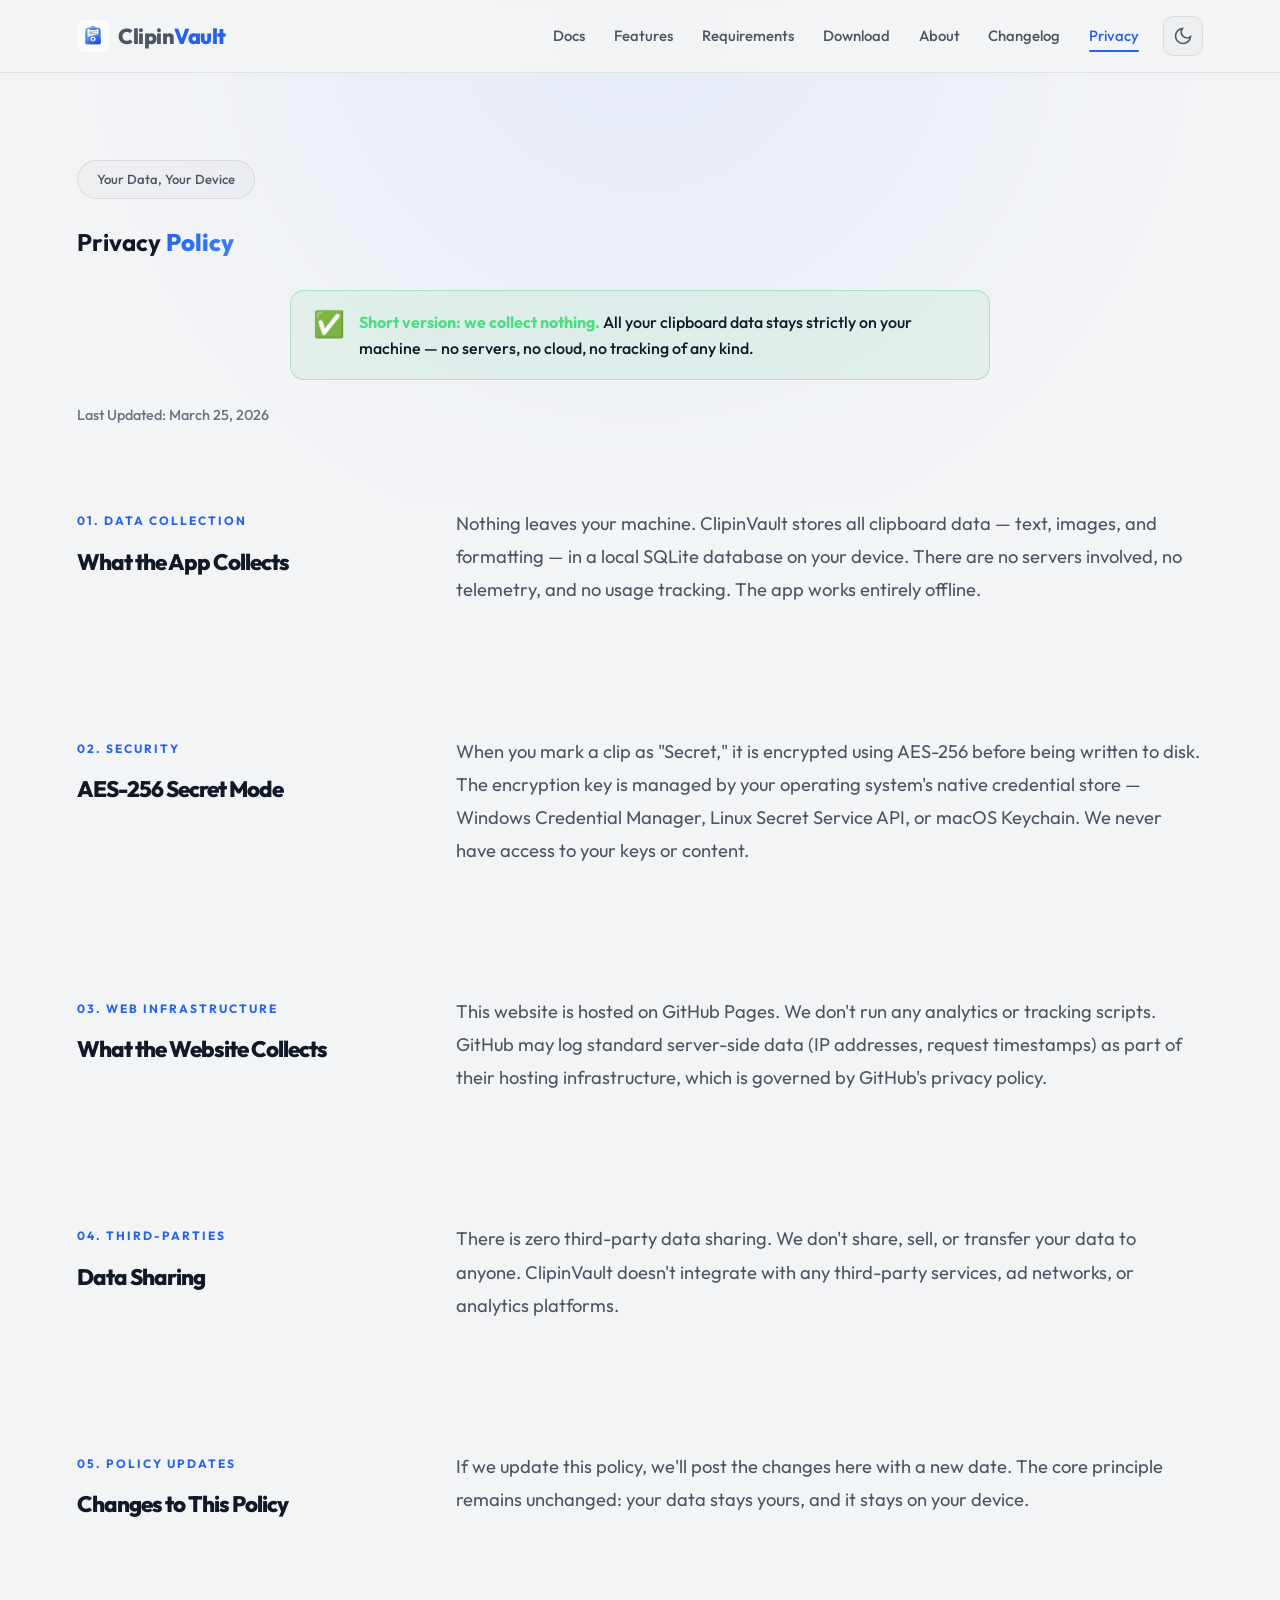
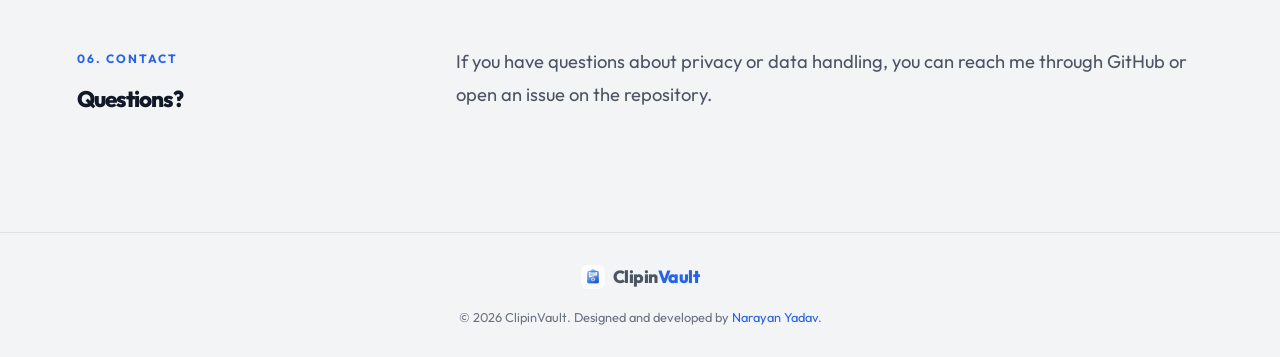
<file: privacy/index.html>
<!doctype html>
<html lang="en" data-theme="dark">
  <head>
    <meta charset="UTF-8" />
    <meta name="viewport" content="width=device-width, initial-scale=1.0" />
    <title>Privacy Policy-ClipinVault</title>
    <meta
      name="description"
      content="ClipinVault privacy policy. All clipboard data stays on your machine. No tracking, no cloud, no analytics."
    />
    <meta name="robots" content="index, follow" />
    <link rel="canonical" href="https://clipinvault.com/privacy/" />
    <meta property="og:type" content="website" />
    <meta property="og:url" content="https://clipinvault.com/privacy/" />
    <meta property="og:title" content="Privacy Policy-ClipinVault" />
    <meta
      property="og:description"
      content="Your clipboard data stays on your device. No tracking, no cloud sync, no analytics."
    />
    <meta
      property="og:image"
      content="https://clipinvault.com/assets/og-preview.png"
    />
    <meta name="twitter:card" content="summary_large_image" />
    <meta
      name="twitter:image"
      content="https://clipinvault.com/assets/og-preview.png"
    />
    <link rel="icon" type="image/png" href="../assets/appicon.png?v=2" />
    <link
      href="https://fonts.googleapis.com/css2?family=Inter:wght@400;500;600&family=Outfit:wght@600;700;800&display=swap"
      rel="stylesheet"
    />
    <link rel="stylesheet" href="../style.css" />
  </head>
  <body>
    <header>
      <nav id="navbar">
        <a href="../" class="logo">
          <img
            src="../assets/appicon.png?v=2"
            alt="ClipinVault Logo"
            class="logo-img"
            width="32"
            height="32"
          />
          <span class="logo-text">
            <span class="logo-clipin">Clipin</span
            ><span class="logo-vault">Vault</span>
          </span>
        </a>
        <div class="nav-right">
          <div class="nav-links" id="navLinks">
            <a href="../docs/">Docs</a>
            <a href="../#features">Features</a>
            <a href="../#requirements">Requirements</a>
            <a href="../#download">Download</a>
            <a href="../about/">About</a>
            <a href="../changelog/">Changelog</a>
            <a href="../privacy/" class="nav-active">Privacy</a>
          </div>
          <button
            class="theme-toggle"
            id="themeToggle"
            aria-label="Toggle dark/light theme"
          >
            <svg
              class="icon-sun"
              width="20"
              height="20"
              fill="none"
              stroke="currentColor"
              stroke-width="2"
              viewBox="0 0 24 24"
            >
              <circle cx="12" cy="12" r="5" />
              <path
                d="M12 1v2M12 21v2M4.22 4.22l1.42 1.42M18.36 18.36l1.42 1.42M1 12h2M21 12h2M4.22 19.78l1.42-1.42M18.36 5.64l1.42-1.42"
              />
            </svg>
            <svg
              class="icon-moon"
              width="20"
              height="20"
              fill="none"
              stroke="currentColor"
              stroke-width="2"
              viewBox="0 0 24 24"
            >
              <path d="M21 12.79A9 9 0 1111.21 3 7 7 0 0021 12.79z" />
            </svg>
          </button>
          <button class="hamburger" id="hamburger" aria-label="Open menu">
            <span></span><span></span><span></span>
          </button>
        </div>
      </nav>
    </header>

    <main class="privacy-page">
      <section class="about-hero anim-fade">
        <div class="hero-badge">Your Data, Your Device</div>
        <h1>Privacy <span class="gradient-text">Policy</span></h1>
        <div class="privacy-tldr">
          <span class="privacy-tldr-icon">✅</span>
          <p class="privacy-tldr-text"><strong>Short version: we collect nothing.</strong> All your clipboard data stays strictly on your machine — no servers, no cloud, no tracking of any kind.</p>
        </div>
        <span class="last-updated">Last Updated: March 25, 2026</span>
      </section>

      <section class="privacy-content container anim-fade">
        <div class="privacy-section">
          <div class="section-header-block">
            <div class="section-tag">01. Data Collection</div>
            <h2>What the App Collects</h2>
          </div>
          <div class="section-content-block">
            <p>Nothing leaves your machine. ClipinVault stores all clipboard data — text, images, and formatting — in a local SQLite database on your device. There are no servers involved, no telemetry, and no usage tracking. The app works entirely offline.</p>
          </div>
        </div>

        <div class="privacy-section">
          <div class="section-header-block">
            <div class="section-tag">02. Security</div>
            <h2>AES-256 Secret Mode</h2>
          </div>
          <div class="section-content-block">
            <p>When you mark a clip as "Secret," it is encrypted using AES-256 before being written to disk. The encryption key is managed by your operating system's native credential store — Windows Credential Manager, Linux Secret Service API, or macOS Keychain. We never have access to your keys or content.</p>
          </div>
        </div>

        <div class="privacy-section">
          <div class="section-header-block">
            <div class="section-tag">03. Web Infrastructure</div>
            <h2>What the Website Collects</h2>
          </div>
          <div class="section-content-block">
            <p>This website is hosted on GitHub Pages. We don't run any analytics or tracking scripts. GitHub may log standard server-side data (IP addresses, request timestamps) as part of their hosting infrastructure, which is governed by GitHub's privacy policy.</p>
          </div>
        </div>

        <div class="privacy-section">
          <div class="section-header-block">
            <div class="section-tag">04. Third-Parties</div>
            <h2>Data Sharing</h2>
          </div>
          <div class="section-content-block">
            <p>There is zero third-party data sharing. We don't share, sell, or transfer your data to anyone. ClipinVault doesn't integrate with any third-party services, ad networks, or analytics platforms.</p>
          </div>
        </div>

        <div class="privacy-section">
          <div class="section-header-block">
            <div class="section-tag">05. Policy Updates</div>
            <h2>Changes to This Policy</h2>
          </div>
          <div class="section-content-block">
            <p>If we update this policy, we'll post the changes here with a new date. The core principle remains unchanged: your data stays yours, and it stays on your device.</p>
          </div>
        </div>

        <div class="privacy-section">
          <div class="section-header-block">
            <div class="section-tag">06. Contact</div>
            <h2>Questions?</h2>
          </div>
          <div class="section-content-block">
            <p>If you have questions about privacy or data handling, you can reach me through GitHub or open an issue on the repository.</p>
          </div>
        </div>
      </section>
    </main>

    <footer>
      <div class="footer-inner">
        <div class="footer-brand">
          <img
            src="../assets/appicon.png?v=2"
            alt="ClipinVault"
            width="24"
            height="24"
          />
          <span class="logo-text" style="font-size: 1.1rem">
            <span class="logo-clipin">Clipin</span
            ><span class="logo-vault">Vault</span>
          </span>
        </div>
        <p class="footer-copy">
          &copy; 2026 ClipinVault. Designed and developed
          by
          <a href="https://github.com/nhyadav">Narayan Yadav</a>.
        </p>
      </div>
    </footer>

    <script>
      const toggle = document.getElementById("themeToggle");
      const html = document.documentElement;
      const stored = localStorage.getItem("cv-theme");
      if (stored) html.setAttribute("data-theme", stored);
      else if (window.matchMedia("(prefers-color-scheme: light)").matches)
        html.setAttribute("data-theme", "light");
      toggle.addEventListener("click", () => {
        const next =
          html.getAttribute("data-theme") === "dark" ? "light" : "dark";
        html.setAttribute("data-theme", next);
        localStorage.setItem("cv-theme", next);
      });
      const hamburger = document.getElementById("hamburger");
      const navLinks = document.getElementById("navLinks");
      hamburger.addEventListener("click", () => {
        navLinks.classList.toggle("open");
        hamburger.classList.toggle("active");
      });
      navLinks.querySelectorAll("a").forEach((a) =>
        a.addEventListener("click", () => {
          navLinks.classList.remove("open");
          hamburger.classList.remove("active");
        }),
      );
      const observer = new IntersectionObserver(
        (entries) => {
          entries.forEach((e) => {
            if (e.isIntersecting) {
              e.target.classList.add("visible");
              observer.unobserve(e.target);
            }
          });
        },
        { threshold: 0.15 },
      );
      document
        .querySelectorAll(".anim-fade")
        .forEach((el) => observer.observe(el));
    </script>
  </body>
</html>
</file>
<file: style.css>
/* ===== THEME VARIABLES ===== */
[data-theme="dark"] {
  --bg: #111827;
  --bg-card: #1f2937;
  --bg-elevated: #374151;
  --accent: #3b82f6;
  --accent2: #60a5fa;
  --text: #f9fafb;
  --text2: #9ca3af;
  --text3: #6b7280;
  --border: rgba(255, 255, 255, 0.1);
  --border-hover: rgba(255, 255, 255, 0.2);
  --glass: rgba(255, 255, 255, 0.05);
  --shadow: 0 10px 40px rgba(0, 0, 0, 0.4);
  --nav-bg: rgba(17, 24, 39, 0.85);
  --code-bg: rgba(59, 130, 246, 0.15);
  --badge-avail-bg: rgba(52, 211, 153, 0.15);
  --badge-avail-color: #34d399;
  --badge-coming-bg: rgba(251, 191, 36, 0.15);
  --badge-coming-color: #fbbf24;
}
[data-theme="light"] {
  --bg: #f3f4f6;
  --bg-card: #ffffff;
  --bg-elevated: #e5e7eb;
  --accent: #2563eb;
  --accent2: #3b82f6;
  --text: #111827;
  --text2: #4b5563;
  --text3: #6b7280;
  --border: rgba(0, 0, 0, 0.08);
  --border-hover: rgba(0, 0, 0, 0.15);
  --glass: rgba(0, 0, 0, 0.02);
  --shadow: 0 10px 40px rgba(0, 0, 0, 0.06);
  --nav-bg: rgba(243, 244, 246, 0.9);
  --code-bg: rgba(37, 99, 235, 0.08);
  --badge-avail-bg: rgba(16, 185, 129, 0.12);
  --badge-avail-color: #059669;
  --badge-coming-bg: rgba(245, 158, 11, 0.12);
  --badge-coming-color: #d97706;
}

/* ===== RESET & BASE ===== */
*,
*::before,
*::after {
  margin: 0;
  padding: 0;
  box-sizing: border-box;
}
html {
  scroll-behavior: smooth;
}
body {
  font-family: "Outfit", sans-serif;
  background: var(--bg);
  color: var(--text);
  line-height: 1.6;
  overflow-x: hidden;
  -webkit-font-smoothing: antialiased;
  transition:
    background 0.35s,
    color 0.35s;
}
h1,
h2,
h3,
.logo-text {
  font-family: "Outfit", sans-serif;
}
a {
  color: inherit;
  text-decoration: none;
}
img {
  max-width: 100%;
  display: block;
}

.gradient-text {
  background: linear-gradient(135deg, var(--accent), var(--accent2));
  -webkit-background-clip: text;
  background-clip: text;
  -webkit-text-fill-color: transparent;
  font-weight: 800;
}

/* ===== NAV ===== */
nav {
  position: fixed;
  top: 0;
  width: 100%;
  padding: 1rem 6%;
  display: flex;
  justify-content: space-between;
  align-items: center;
  background: var(--nav-bg);
  backdrop-filter: blur(24px);
  -webkit-backdrop-filter: blur(24px);
  z-index: 1000;
  border-bottom: 1px solid var(--border);
  transition: background 0.35s;
}
.logo {
  display: flex;
  align-items: center;
  gap: 0.6rem;
}
.logo-img {
  width: 32px;
  height: 32px;
  border-radius: 8px;
}
.logo-text {
  font-size: 1.35rem;
  font-weight: 800;
  letter-spacing: -0.5px;
}
.logo-clipin {
  color: var(--text2);
}
.logo-vault {
  color: var(--accent);
}
.nav-right {
  display: flex;
  align-items: center;
  gap: 1.5rem;
}
.nav-links {
  display: flex;
  gap: 1.8rem;
}
.nav-links a {
  color: var(--text2);
  font-weight: 500;
  font-size: 0.93rem;
  transition: color 0.25s;
}
.nav-links a:hover {
  color: var(--text);
}

/* Theme toggle */
.theme-toggle {
  background: var(--glass);
  border: 1px solid var(--border);
  border-radius: 10px;
  width: 40px;
  height: 40px;
  display: flex;
  align-items: center;
  justify-content: center;
  cursor: pointer;
  color: var(--text2);
  transition: all 0.25s;
}
.theme-toggle:hover {
  border-color: var(--accent);
  color: var(--accent);
}
[data-theme="dark"] .icon-sun {
  display: block;
}
[data-theme="dark"] .icon-moon {
  display: none;
}
[data-theme="light"] .icon-sun {
  display: none;
}
[data-theme="light"] .icon-moon {
  display: block;
}

/* Hamburger */
.hamburger {
  display: none;
  flex-direction: column;
  gap: 5px;
  background: none;
  border: none;
  cursor: pointer;
  padding: 4px;
}
.hamburger span {
  width: 22px;
  height: 2px;
  background: var(--text2);
  border-radius: 2px;
  transition: all 0.3s;
}
.hamburger.active span:nth-child(1) {
  transform: rotate(45deg) translate(5px, 5px);
}
.hamburger.active span:nth-child(2) {
  opacity: 0;
}
.hamburger.active span:nth-child(3) {
  transform: rotate(-45deg) translate(5px, -5px);
}

/* ===== HERO ===== */
.hero {
  padding: 110px 6% 40px;
  display: flex;
  flex-direction: column;
  align-items: center;
  text-align: center;
  position: relative;
}
.hero::before {
  content: "";
  position: absolute;
  top: -200px;
  left: 50%;
  transform: translateX(-50%);
  width: 900px;
  height: 900px;
  background: radial-gradient(
    circle,
    rgba(59, 130, 246, 0.1) 0%,
    transparent 65%
  );
  pointer-events: none;
  z-index: -1;
}
.hero-badge {
  display: inline-flex;
  align-items: center;
  gap: 0.4rem;
  padding: 0.5rem 1.2rem;
  border-radius: 99px;
  font-size: 0.82rem;
  font-weight: 500;
  background: var(--glass);
  border: 1px solid var(--border);
  color: var(--text2);
  margin-bottom: 1.5rem;
}
.hero h1 {
  font-size: clamp(2.4rem, 5.5vw, 4.2rem);
  font-weight: 800;
  line-height: 1.1;
  margin-bottom: 1.2rem;
  max-width: 800px;
}
.hero-sub {
  font-size: 1.1rem;
  color: var(--text2);
  max-width: 600px;
  margin-bottom: 2rem;
  line-height: 1.6;
}
.hero-note {
  font-size: 0.82rem;
  color: var(--text3);
  margin-top: -1rem;
}
.mac-note {
  color: var(--accent);
}

/* ===== BUTTONS ===== */
.cta-group {
  display: flex;
  flex-wrap: wrap;
  gap: 1rem;
  justify-content: center;
  margin-bottom: 1.5rem;
}
.btn {
  padding: 0.9rem 2.2rem;
  border-radius: 99px;
  font-weight: 600;
  font-size: 0.95rem;
  display: inline-flex;
  align-items: center;
  justify-content: center;
  gap: 0.8rem;
  transition: all 0.2s cubic-bezier(0.4, 0, 0.2, 1);
  cursor: pointer;
  border: 1px solid transparent;
}
.btn-primary {
  background: linear-gradient(135deg, var(--accent), var(--accent2));
  color: #fff;
  box-shadow: 0 4px 14px 0 rgba(79, 70, 229, 0.25);
}
.btn-primary:hover {
  transform: translateY(-2px);
  box-shadow: 0 6px 20px rgba(79, 70, 229, 0.35);
  opacity: 0.95;
}
.btn-outline {
  border: 1px solid var(--border);
  color: var(--text);
  background: var(--bg-card);
  box-shadow: 0 2px 8px rgba(0, 0, 0, 0.04);
}
.btn-outline:hover {
  border-color: var(--accent);
  background: var(--bg);
  box-shadow: 0 4px 12px rgba(0, 0, 0, 0.08);
}
.btn-disabled {
  border: 1px solid var(--border);
  color: var(--text3);
  background: var(--glass);
  cursor: not-allowed;
  opacity: 0.6;
}
.btn-sm {
  padding: 0.65rem 1.4rem;
  font-size: 0.85rem;
}

/* ===== MOCKUP ===== */
.mockup-container {
  width: 90%;
  max-width: 960px;
  margin: 0 auto 100px;
  background: var(--bg-card);
  border-radius: 20px;
  padding: 12px;
  border: 1px solid var(--border);
  box-shadow: var(--shadow);
  overflow: hidden;
  transition:
    background 0.35s,
    border-color 0.35s;
}
.mockup-header {
  display: flex;
  align-items: center;
  gap: 8px;
  padding: 8px 12px;
  background: var(--glass);
  border-radius: 12px 12px 0 0;
  margin-bottom: 4px;
}
.dot {
  width: 10px;
  height: 10px;
  border-radius: 50%;
}
.red {
  background: #ff5f56;
}
.yellow {
  background: #ffbd2e;
}
.green {
  background: #27c93f;
}
.mockup-title {
  font-size: 0.72rem;
  color: var(--text3);
  margin-left: 8px;
  font-weight: 500;
}
.mockup-content {
  display: grid;
  grid-template-columns: 180px 1fr;
  height: 340px;
  gap: 8px;
}

/* Sidebar */
.sidebar {
  background: var(--glass);
  border-radius: 10px;
  padding: 12px;
  display: flex;
  flex-direction: column;
  gap: 4px;
}
.sb-search {
  display: flex;
  align-items: center;
  gap: 6px;
  padding: 8px 10px;
  border-radius: 8px;
  background: var(--bg-elevated);
  font-size: 0.72rem;
  color: var(--text3);
  margin-bottom: 6px;
  border: 1px solid var(--border);
}
.sb-item {
  display: flex;
  align-items: center;
  gap: 8px;
  padding: 7px 10px;
  border-radius: 8px;
  font-size: 0.75rem;
  color: var(--text2);
  cursor: default;
  transition: background 0.2s;
}
.sb-item.active {
  background: rgba(99, 102, 241, 0.12);
  color: var(--accent);
}
.sb-icon {
  font-size: 0.85rem;
}

/* Main pane */
.main-pane {
  background: var(--glass);
  border-radius: 10px;
  padding: 14px;
  display: flex;
  flex-direction: column;
  gap: 8px;
  overflow: hidden;
}
.clip-item {
  padding: 12px 14px;
  border-radius: 10px;
  background: var(--bg-elevated);
  border: 1px solid var(--border);
  transition: border-color 0.2s;
}
.clip-item:hover {
  border-color: var(--border-hover);
}
.clip-time {
  font-size: 0.65rem;
  color: var(--text3);
  margin-bottom: 4px;
  font-weight: 500;
}
.clip-body {
  font-size: 0.78rem;
  color: var(--text2);
  line-height: 1.5;
}
.clip-link {
  color: var(--accent);
  text-decoration: underline;
}
.clip-code {
  font-family: "Courier New", monospace;
  padding: 4px 8px;
  border-radius: 6px;
  background: var(--code-bg);
  color: var(--accent);
  font-size: 0.72rem;
}

/* ===== SECTIONS SHARED ===== */
.section-header {
  text-align: center;
  margin-bottom: 3.5rem;
}
.section-header h2 {
  font-size: clamp(1.8rem, 3.5vw, 2.8rem);
  font-weight: 800;
  margin-bottom: 1rem;
}
.section-header p {
  color: var(--text2);
  font-size: 1.05rem;
  max-width: 520px;
  margin: 0 auto;
}

/* ===== BENTO FEATURES ===== */
.bento-section {
  padding: 80px 6%;
  max-width: 1440px;
  margin: 0 auto;
}
.bento-grid {
  display: grid;
  grid-template-columns: repeat(4, 1fr);
  grid-template-rows: auto auto auto;
  gap: 1.5rem;
  grid-auto-flow: dense;
}

.bento-card {
  background: var(--bg-card);
  border-radius: 20px;
  border: 1px solid var(--border);
  padding: 1.8rem;
  display: flex;
  flex-direction: column;
  position: relative;
  overflow: hidden;
  transition: all 0.4s cubic-bezier(0.4, 0, 0.2, 1);
}
.bento-card:hover {
  border-color: var(--accent);
  box-shadow: 0 16px 48px rgba(0, 0, 0, 0.2);
  transform: translateY(-4px);
}
.bento-card::before {
  content: "";
  position: absolute;
  top: 0; left: 0; right: 0; bottom: 0;
  background: radial-gradient(800px circle at top left, rgba(99,102,241,0.06), transparent 40%);
  z-index: 0;
  pointer-events: none;
}

.bento-content {
  position: relative;
  z-index: 1;
  height: 100%;
  display: flex;
  flex-direction: column;
}

.bento-pill {
  display: inline-block;
  align-self: flex-start;
  padding: 0.35rem 0.9rem;
  border-radius: 99px;
  font-size: 0.72rem;
  font-weight: 700;
  text-transform: uppercase;
  letter-spacing: 0.5px;
  background: rgba(99, 102, 241, 0.15);
  color: var(--accent);
  margin-bottom: 1.2rem;
  border: 1px solid rgba(99, 102, 241, 0.25);
}
.pill-purple { background: rgba(139, 92, 246, 0.15); color: #8b5cf6; border-color: rgba(139, 92, 246, 0.25); }
.pill-green { background: rgba(34, 197, 94, 0.15); color: #22c55e; border-color: rgba(34, 197, 94, 0.25); }
.pill-blue { background: rgba(56, 189, 248, 0.15); color: #38bdf8; border-color: rgba(56, 189, 248, 0.25); }
.pill-outline { background: var(--glass); color: var(--text2); border-color: var(--border); }

.bento-card h3 {
  font-size: 1.45rem;
  margin-bottom: 0.8rem;
  color: var(--text);
  line-height: 1.3;
}
.bento-card p {
  color: var(--text2);
  font-size: 0.95rem;
  line-height: 1.6;
}

/* Sizing Blocks */
.card-large {
  grid-column: span 2;
  grid-row: span 2;
}
.card-tall {
  grid-column: span 1;
  grid-row: span 2;
}
.card-wide {
  grid-column: span 2;
  grid-row: span 1;
}
.card-small {
  grid-column: span 1;
  grid-row: span 1;
}

/* Custom Art */
.bento-art {
  position: relative;
  z-index: 1;
  flex-grow: 1;
  display: flex;
  align-items: center;
  justify-content: center;
  margin-top: 2rem;
}
.art-badge {
  background: var(--bg-elevated);
  padding: 0.8rem 1.2rem;
  border-radius: 12px;
  border: 1px solid var(--border);
  box-shadow: 0 10px 30px rgba(0,0,0,0.3);
  display: flex;
  align-items: center;
  gap: 10px;
  font-weight: 600;
  color: var(--accent);
  animation: floatApp 4s ease-in-out infinite;
}
@keyframes floatApp {
  0% { transform: translateY(0px) rotate(-2deg); }
  50% { transform: translateY(-10px) rotate(2deg); }
  100% { transform: translateY(0px) rotate(-2deg); }
}

/* Responsive Bento */
@media (max-width: 1024px) {
  .bento-grid {
    grid-template-columns: repeat(2, 1fr);
  }
  .card-large, .card-wide {
    grid-column: span 2;
  }
  .card-tall {
    grid-column: span 1;
    grid-row: span 1;
  }
}
@media (max-width: 600px) {
  .bento-grid {
    grid-template-columns: 1fr;
  }
  .card-large, .card-wide, .card-tall, .card-small {
    grid-column: span 1;
    grid-row: auto;
  }
}

/* ===== REQUIREMENTS ===== */
.requirements {
  padding: 80px 6%;
  max-width: 1440px;
  margin: 0 auto;
}
.req-grid {
  display: grid;
  grid-template-columns: repeat(auto-fit, minmax(280px, 1fr));
  gap: 1.5rem;
}
.req-card {
  background: var(--bg-card);
  padding: 2.5rem 2rem;
  border-radius: 20px;
  border: 1px solid var(--border);
  display: flex;
  flex-direction: column;
  align-items: center;
  text-align: center;
  gap: 1.2rem;
  transition: all 0.3s ease;
}
.req-card:hover {
  border-color: var(--accent);
  transform: translateY(-3px);
}
.req-icon {
  width: 48px;
  height: 48px;
  background: var(--glass);
  border-radius: 12px;
  display: flex;
  align-items: center;
  justify-content: center;
  color: var(--accent);
  border: 1px solid var(--border);
}
.req-card h3 {
  font-size: 1.3rem;
  font-weight: 700;
}
.req-badge {
  display: inline-block;
  padding: 0.3rem 0.8rem;
  border-radius: 99px;
  font-size: 0.72rem;
  font-weight: 600;
  width: fit-content;
}
.req-badge.available {
  background: var(--badge-avail-bg);
  color: var(--badge-avail-color);
}
.req-badge.coming {
  background: var(--badge-coming-bg);
  color: var(--badge-coming-color);
}
.req-card ol {
  padding-left: 1.5rem;
}
.req-card li {
  font-size: 0.85rem;
  color: var(--text2);
  margin-bottom: 0.4rem;
}
.req-card li strong {
  color: var(--text);
  font-weight: 600;
}
.coming-msg {
  padding: 1.5rem;
  border-radius: 12px;
  background: var(--glass);
  border: 1px dashed var(--badge-coming-color);
  text-align: center;
}
.coming-msg p {
  font-size: 0.88rem;
  color: var(--text2);
  line-height: 1.6;
}
.coming-msg p:first-child {
  font-weight: 600;
  color: var(--text);
  margin-bottom: 0.3rem;
}

/* Req extras */
.req-note {
  font-weight: 400;
  color: var(--text3);
  font-size: 0.78rem;
}
.req-info {
  font-size: 0.82rem;
  color: var(--text2);
  line-height: 1.5;
  padding: 0.6rem 0.8rem;
  background: var(--glass);
  border-radius: 8px;
  border: 1px solid var(--border);
}
.req-info code,
.req-dep-title code {
  background: var(--code-bg);
  color: var(--accent);
  padding: 2px 6px;
  border-radius: 4px;
  font-size: 0.78rem;
  font-family: "Courier New", monospace;
}
.req-dep-title {
  font-size: 0.88rem;
  font-weight: 600;
  color: var(--text);
  margin-bottom: 0.4rem;
}
.dep-table {
  display: flex;
  flex-direction: column;
  gap: 0;
  border: 1px solid var(--border);
  border-radius: 10px;
  overflow: hidden;
  margin-bottom: 0.6rem;
}
.dep-row {
  display: grid;
  grid-template-columns: 1fr 1fr;
  padding: 0.5rem 0.8rem;
  font-size: 0.78rem;
  border-bottom: 1px solid var(--border);
  transition: background 0.2s;
}
.dep-row:last-child {
  border-bottom: none;
}
.dep-row:hover:not(.dep-header) {
  background: var(--glass);
}
.dep-header {
  background: var(--bg-elevated);
  font-weight: 600;
  color: var(--text);
  font-size: 0.75rem;
  text-transform: uppercase;
  letter-spacing: 0.5px;
}
.dep-row code {
  background: var(--code-bg);
  color: var(--accent);
  padding: 1px 5px;
  border-radius: 4px;
  font-family: "Courier New", monospace;
  font-size: 0.75rem;
}
.dep-row span {
  color: var(--text2);
}

/* ===== INSTALLATION GUIDE ===== */
.install-guide {
  padding: 80px 6%;
  max-width: 1300px;
  margin: 0 auto;
}
.install-container {
  display: grid;
  grid-template-columns: 1fr 1fr;
  gap: 3rem;
  margin-top: 3rem;
}
.install-method h3 {
  display: flex;
  align-items: center;
  gap: 0.8rem;
  font-size: 1.4rem;
  margin-bottom: 1.2rem;
}
.install-method p {
  font-size: 0.95rem;
  color: var(--text2);
  margin-bottom: 1.5rem;
}
.terminal-box {
  background: #000;
  border-radius: 12px;
  padding: 1.2rem;
  font-family: "Courier New", monospace;
  position: relative;
  border: 1px solid var(--border);
  box-shadow: 0 10px 30px rgba(0, 0, 0, 0.2);
}
.terminal-header {
  display: flex;
  gap: 6px;
  margin-bottom: 1rem;
}
.terminal-dot {
  width: 8px;
  height: 8px;
  border-radius: 50%;
}
.t-red {
  background: #ff5f56;
}
.t-yellow {
  background: #ffbd2e;
}
.t-green {
  background: #27c93f;
}

.terminal-box code {
  color: #fff;
  font-size: 0.88rem;
  line-height: 1.5;
  display: block;
  word-break: break-all;
}
.terminal-box code .prompt {
  color: var(--accent);
  margin-right: 8px;
  user-select: none;
}
.terminal-box code .comment {
  color: #6a737d;
  display: block;
  margin-bottom: 4px;
}

.gui-steps {
  padding-left: 1.5rem;
}
.gui-steps li {
  margin-bottom: 1rem;
  font-size: 0.95rem;
  color: var(--text2);
}

/* ===== DOWNLOAD CTA ===== */
.download-cta {
  padding: 60px 6% 80px;
  text-align: center;
}

/* ===== FOOTER ===== */
footer {
  border-top: 1px solid var(--border);
  padding: 30px 6%;
  transition: border-color 0.35s;
}
.footer-inner {
  max-width: 1200px;
  margin: 0 auto;
  display: flex;
  flex-direction: column;
  align-items: center;
  gap: 1rem;
}
.footer-brand {
  display: flex;
  align-items: center;
  gap: 0.5rem;
}
.footer-links {
  display: flex;
  gap: 1.5rem;
}
.footer-links a {
  font-size: 0.85rem;
  color: var(--text3);
  transition: color 0.25s;
}
.footer-links a:hover {
  color: var(--accent);
}
.footer-copy {
  font-size: 0.8rem;
  color: var(--text3);
}
.footer-copy a {
  color: var(--accent);
  transition: color 0.25s;
}
.footer-copy a:hover {
  text-decoration: underline;
}

/* ===== ANIMATIONS ===== */
.anim-fade {
  opacity: 0;
  transform: translateY(30px);
  transition:
    opacity 0.7s ease,
    transform 0.7s ease;
}
.anim-fade.visible {
  opacity: 1;
  transform: translateY(0);
}

/* ===== RESPONSIVE ===== */
@media (max-width: 768px) {
  nav {
    padding: 1rem 5%;
  }
  .nav-links {
    position: fixed;
    top: 60px;
    right: -100%;
    width: 70%;
    height: calc(100vh - 60px);
    flex-direction: column;
    background: var(--bg);
    padding: 2rem;
    gap: 1.5rem;
    transition: right 0.35s;
    border-left: 1px solid var(--border);
    box-shadow: -10px 0 30px rgba(0, 0, 0, 0.2);
  }
  .nav-links.open {
    right: 0;
  }
  .hamburger {
    display: flex;
  }
  .hero {
    padding: 120px 5% 40px;
  }
  .hero h1 {
    font-size: 2.2rem;
  }
  .cta-group {
    flex-direction: column;
    width: 100%;
  }
  .btn {
    width: 100%;
    justify-content: center;
  }
  .mockup-container {
    width: 95%;
    margin-bottom: 60px;
  }
  .mockup-content {
    grid-template-columns: 1fr;
    height: auto;
  }
  .sidebar {
    display: none;
  }
  .main-pane {
    height: 260px;
  }
  .features,
  .requirements {
    padding: 60px 5%;
  }
  .features-grid,
  .req-grid {
    grid-template-columns: 1fr;
  }
  .section-header h2 {
    font-size: 1.8rem;
  }
  .section-header {
    margin-bottom: 2.5rem;
  }
  .bento-card {
    padding: 1.4rem;
  }
  .bento-section {
    padding: 60px 5%;
  }
  .install-guide {
    padding: 60px 5%;
  }
  .hero {
    padding: 100px 5% 30px;
  }
  .about-grid {
    grid-template-columns: 1fr;
    gap: 5rem;
    padding-top: 40px;
  }
  .about-side-info {
    position: static;
    gap: 4rem;
  }
  .about-hero {
    padding-top: 120px;
  }
  .about-story h2 {
    font-size: 2.2rem;
  }
}

@media (max-width: 480px) {
  .hero h1 {
    font-size: 1.9rem;
  }
  .stats-bar {
    gap: 1rem;
    padding: 16px 20px;
  }
  .stat-val { font-size: 1.4rem; }
  .req-card {
    padding: 1.8rem 1.4rem;
  }
  .btn {
    padding: 0.8rem 1.6rem;
    font-size: 0.88rem;
  }
}

/* ===== PRIVACY PAGE SPECIFIC ===== */
.privacy-page .about-hero {
  padding: 140px 6% 60px;
  text-align: center;
  background: radial-gradient(circle at top, rgba(59, 130, 246, 0.08), transparent 70%);
}

.privacy-page .last-updated {
  display: block;
  font-size: 0.85rem;
  color: var(--text3);
  margin-top: 1.5rem;
}

.privacy-content {
  max-width: 800px;
  margin: 0 auto;
  padding: 80px 6% 120px;
  display: flex;
  flex-direction: column;
  gap: 6rem;
}

.privacy-section {
  display: flex;
  flex-direction: column;
}

.privacy-section h2 {
  font-size: 1.8rem;
  font-weight: 800;
  margin-bottom: 1.2rem;
  color: var(--text);
  letter-spacing: -0.5px;
}

.privacy-section p {
  font-size: 1.1rem;
  color: var(--text2);
  line-height: 1.8;
}

.privacy-section a {
  color: var(--accent);
  text-decoration: underline;
}

/* ===== CHANGELOG PAGE SPECIFIC ===== */
.changelog-page .about-hero {
  padding: 140px 6% 60px;
  text-align: center;
  background: radial-gradient(circle at top, rgba(59, 130, 246, 0.08), transparent 70%);
}

.changelog-timeline {
  max-width: 900px;
  margin: 0 auto;
  padding: 80px 6% 120px;
  display: flex;
  flex-direction: column;
  gap: 4rem;
}

.changelog-item {
  display: grid;
  grid-template-columns: 200px 1fr;
  gap: 3rem;
  padding-bottom: 4rem;
  border-bottom: 1px solid var(--border);
}

.changelog-item:last-child {
  border-bottom: none;
}

.changelog-meta {
  display: flex;
  flex-direction: column;
  gap: 0.5rem;
}

.changelog-meta .version-tag {
  font-size: 1.1rem;
  font-weight: 800;
  color: var(--accent);
  background: var(--code-bg);
  padding: 0.4rem 0.8rem;
  border-radius: 8px;
  width: fit-content;
}

.changelog-meta .version-date {
  font-size: 0.9rem;
  color: var(--text3);
  font-weight: 500;
}


.changelog-downloads {
  margin-top: 2.5rem;
  display: flex;
  gap: 1rem;
  flex-wrap: wrap;
}

@media (max-width: 800px) {
  .changelog-item {
    grid-template-columns: 1fr;
    gap: 1.5rem;
  }
}
@media (min-width: 769px) and (max-width: 1024px) {
  nav {
    padding: 1rem 4%;
  }
  .hero {
    padding: 140px 4% 60px;
  }
  .features,
  .requirements {
    padding: 80px 4%;
  }
  .features-grid,
  .req-grid {
    grid-template-columns: repeat(2, 1fr);
  }
}

/* ===== PRIVACY PAGE SPECIFIC ===== */
.privacy-page .about-hero {
  padding: 160px 6% 80px;
  text-align: left;
  max-width: 1440px;
  margin: 0 auto;
}

.privacy-page .hero-badge {
  margin-left: 0;
}

.privacy-page .last-updated {
  display: block;
  font-size: 0.9rem;
  color: var(--text3);
  margin-top: 1.5rem;
  font-weight: 500;
}

.privacy-content {
  max-width: 1440px;
  margin: 0 auto;
  padding: 0 6% 120px;
  display: flex;
  flex-direction: column;
  gap: 8rem;
}

.privacy-section {
  display: grid;
  grid-template-columns: clamp(260px, 28%, 360px) 1fr;
  gap: 4rem;
  align-items: start;
}

.section-header-block {
  position: sticky;
  top: 120px;
}

.privacy-section h2 {
  font-size: 2.2rem;
  font-weight: 800;
  margin-top: 0.5rem;
  color: var(--text);
  letter-spacing: -1px;
  line-height: 1.1;
}

.section-content-block p {
  font-size: 1.15rem;
  color: var(--text2);
  line-height: 1.8;
  margin-bottom: 2rem;
}

.section-content-block p:last-child {
  margin-bottom: 0;
}

.privacy-section a {
  color: var(--accent);
  text-decoration: underline;
}

/* ===== CHANGELOG PAGE SPECIFIC ===== */
.changelog-page .about-hero {
  padding: 160px 6% 80px;
  text-align: left;
  max-width: 1440px;
  margin: 0 auto;
}

.changelog-timeline {
  max-width: 1440px;
  margin: 0 auto;
  padding: 0 6% 120px;
  display: flex;
  flex-direction: column;
  gap: 6rem;
}

.changelog-item {
  display: grid;
  grid-template-columns: clamp(260px, 28%, 360px) 1fr;
  gap: 4rem;
  padding-bottom: 6rem;
  border-bottom: 1px solid var(--border);
}

.changelog-item:last-child {
  border-bottom: none;
}

.changelog-meta {
  position: sticky;
  top: 120px;
  display: flex;
  flex-direction: column;
  gap: 0.8rem;
}

.changelog-meta .version-tag {
  font-size: 1.2rem;
  font-weight: 800;
  color: var(--accent);
  background: var(--code-bg);
  padding: 0.5rem 1rem;
  border-radius: 12px;
  width: fit-content;
}

.changelog-meta .version-date {
  font-size: 1rem;
  color: var(--text3);
  font-weight: 600;
  letter-spacing: 0.5px;
}

.changelog-content ol {
  padding-left: 1.5rem;
}

.changelog-content li {
  font-size: 1.1rem;
  color: var(--text2);
  line-height: 1.7;
  margin-bottom: 0.4rem;
}

.changelog-downloads {
  margin-top: 3.5rem;
  display: flex;
  gap: 1.5rem;
  flex-wrap: wrap;
}

@media (max-width: 900px) {
  .install-container {
    grid-template-columns: 1fr;
    gap: 2rem;
  }
  .privacy-section,
  .changelog-item {
    grid-template-columns: 1fr;
    gap: 2rem;
  }
  .section-header-block,
  .changelog-meta {
    position: static;
  }

  .privacy-page .about-hero,
  .changelog-page .about-hero {
    text-align: center;
    padding: 120px 6% 60px;
  }

  .privacy-page .hero-badge {
    margin-left: auto;
  }

  .privacy-content,
  .changelog-timeline {
    gap: 5rem;
  }
}

@media (max-width: 480px) {
  .privacy-page .about-hero,
  .changelog-page .about-hero {
    padding: 110px 5% 50px;
  }
  .privacy-page .about-hero h1,
  .changelog-page .about-hero h1 {
    font-size: 2.2rem;
  }
  .privacy-content,
  .changelog-timeline {
    padding: 0 5% 80px;
    gap: 4rem;
  }
  .changelog-downloads {
    flex-direction: column;
  }
  .about-grid {
    padding: 40px 5%;
    gap: 3.5rem;
  }
}

/* ===== ABOUT PAGE SPECIFIC ===== */
.about-page .about-hero {
  padding: 140px 6% 60px;
  text-align: center;
  position: relative;
  overflow: hidden;
  background: radial-gradient(circle at top, rgba(59, 130, 246, 0.08), transparent 70%);
}

.about-page .hero-sub {
  font-size: 1.25rem;
  color: var(--text2);
  max-width: 700px;
  margin: 0 auto 2rem;
  line-height: 1.6;
}

.about-grid {
  display: grid;
  grid-template-columns: 1.5fr 1fr;
  gap: 6rem;
  max-width: 1440px;
  margin: 0 auto;
  padding: 80px 6%;
  align-items: start;
}

.section-tag {
  display: inline-block;
  font-size: 0.75rem;
  font-weight: 700;
  text-transform: uppercase;
  letter-spacing: 2px;
  color: var(--accent);
  margin-bottom: 1.2rem;
}

.about-story h2 {
  font-size: clamp(1.8rem, 4vw, 2.8rem);
  font-weight: 800;
  margin-bottom: 2rem;
  line-height: 1.1;
  letter-spacing: -0.5px;
}

.about-story p {
  font-size: 1.1rem;
  color: var(--text2);
  line-height: 1.8;
  margin-bottom: 1.8rem;
}

.about-side-info {
  display: flex;
  flex-direction: column;
  gap: 5rem;
  position: sticky;
  top: 100px;
}

.about-status, .about-contact {
  display: flex;
  flex-direction: column;
}

.status-item {
  display: flex;
  justify-content: space-between;
  padding: 1.2rem 0;
  border-bottom: 1px solid var(--border);
}

.status-label {
  color: var(--text3);
  font-weight: 500;
  font-size: 0.9rem;
}

.status-value {
  color: var(--text);
  font-weight: 700;
  font-size: 1rem;
}

.status-note {
  font-size: 0.85rem;
  color: var(--text3);
  margin-top: 1.2rem;
  line-height: 1.6;
}

.about-contact p {
  font-size: 1rem;
  color: var(--text2);
  margin-bottom: 1.5rem;
  line-height: 1.6;
}

.contact-links {
  display: flex;
  flex-direction: column;
  gap: 1rem;
}

.contact-link {
  display: flex;
  align-items: center;
  gap: 0.8rem;
  padding: 1rem 1.4rem;
  background: var(--glass);
  border: 1px solid var(--border);
  border-radius: 12px;
  color: var(--text);
  font-weight: 600;
  transition: all 0.3s cubic-bezier(0.4, 0, 0.2, 1);
  font-size: 0.95rem;
}

.contact-link:hover {
  border-color: var(--accent);
  background: rgba(59, 130, 246, 0.08);
  transform: translateX(6px);
  color: var(--accent);
}

.contact-link svg {
  flex-shrink: 0;
  transition: transform 0.3s;
}

.contact-link:hover svg {
  transform: scale(1.1);
}

@media (max-width: 1024px) {
  .about-grid {
    gap: 4rem;
  }
}

.footer-brand img {
  border-radius: 6px;
  object-fit: contain;
}

/* ===== NAV ACTIVE STATE ===== */
.nav-links a.nav-active {
  color: var(--accent) !important;
  position: relative;
}
.nav-links a.nav-active::after {
  content: "";
  position: absolute;
  bottom: -4px;
  left: 0;
  right: 0;
  height: 2px;
  background: var(--accent);
  border-radius: 2px;
}

/* ===== APP UI MOCKUP ===== */
.app-mockup-section {
  padding: 0 6% 80px;
  max-width: 1400px;
  margin: 0 auto;
  display: flex;
  flex-direction: column;
  align-items: center;
  gap: 1.2rem;
}

.mockup-window {
  width: 100%;
  background: var(--bg-card);
  border-radius: 16px;
  border: 1px solid var(--border);
  box-shadow: 0 24px 60px rgba(0,0,0,0.35);
  overflow: hidden;
  transition: border-color 0.35s, background 0.35s;
}

.mockup-titlebar {
  display: flex;
  align-items: center;
  gap: 0.8rem;
  padding: 0.7rem 1.2rem;
  background: var(--bg-elevated);
  border-bottom: 1px solid var(--border);
}
.titlebar-dots {
  display: flex;
  gap: 6px;
}
.tdot {
  width: 10px;
  height: 10px;
  border-radius: 50%;
}
.tdot-red { background: #ff5f56; }
.tdot-yellow { background: #ffbd2e; }
.tdot-green { background: #27c93f; }
.titlebar-label {
  font-size: 0.78rem;
  font-weight: 600;
  color: var(--text3);
  margin-left: 0.4rem;
}

.mockup-body {
  display: grid;
  grid-template-columns: 175px 1fr 220px;
  height: 400px;
}

/* ===== REAL TITLEBAR ===== */
.mockup-titlebar {
  display: flex;
  align-items: center;
  gap: 0;
  padding: 0 0.85rem;
  height: 36px;
  background: var(--bg-elevated);
  border-bottom: 1px solid var(--border);
  justify-content: space-between;
}
.mk-tb-left {
  display: flex;
  align-items: center;
  gap: 0.45rem;
  min-width: 120px;
}
.mk-tb-icon { border-radius: 3px; flex-shrink: 0; }
.mk-tb-app { font-size: 0.75rem; font-weight: 700; color: var(--text); }

.mk-tb-search {
  flex: 1;
  max-width: 320px;
  display: flex;
  align-items: center;
  gap: 6px;
  padding: 0.3rem 0.75rem;
  border-radius: 6px;
  background: var(--bg-card);
  border: 1px solid var(--border);
  font-size: 0.7rem;
  color: var(--text3);
}

.mk-tb-right {
  display: flex;
  align-items: center;
  gap: 0.4rem;
  min-width: 120px;
  justify-content: flex-end;
}
.mk-status-dot {
  width: 7px; height: 7px;
  border-radius: 50%;
  background: #22c55e;
  display: inline-block;
}
.mk-status-label { font-size: 0.65rem; color: #22c55e; font-weight: 600; }
.mk-tb-icon-btn {
  font-size: 0.7rem;
  color: var(--text3);
  padding: 1px 5px;
  cursor: pointer;
  border-radius: 3px;
}
.mk-tb-icon-btn:hover { background: var(--bg-card); }
.mk-win-btn { font-size: 0.65rem; }
.mk-close-btn:hover { background: #e53e3e !important; color: #fff; }

/* ===== SIDEBAR: NAV + TAGS ===== */
.mockup-sidebar {
  padding: 0.65rem 0;
  border-right: 1px solid var(--border);
  display: flex;
  flex-direction: column;
  background: var(--bg-elevated);
  overflow: hidden;
}

.mk-nav-group {
  display: flex;
  flex-direction: column;
  padding: 0 0.5rem;
  gap: 1px;
  margin-bottom: 0.3rem;
}

.mk-nav-item {
  display: flex;
  align-items: center;
  justify-content: space-between;
  padding: 0.3rem 0.6rem;
  border-radius: 6px;
  cursor: pointer;
  transition: background 0.15s;
}
.mk-nav-item:hover { background: var(--bg-card); }
.mk-nav-active {
  background: rgba(59,130,246,0.12) !important;
}
.mk-nav-label { font-size: 0.72rem; color: var(--text2); flex: 1; }
.mk-nav-active .mk-nav-label { color: var(--accent); font-weight: 600; }
.mk-nav-count {
  font-size: 0.65rem;
  font-weight: 600;
  padding: 1px 6px;
  border-radius: 99px;
  background: var(--bg-card);
  color: var(--text2);
  border: 1px solid var(--border);
  min-width: 20px;
  text-align: center;
}
.mk-count-zero { opacity: 0.45; }
.mk-count-accent { background: rgba(139,92,246,0.12); color: #8b5cf6; border-color: rgba(139,92,246,0.25); }
.mk-nav-active .mk-nav-count { background: rgba(59,130,246,0.18); color: var(--accent); border-color: rgba(59,130,246,0.3); }

.mk-sidebar-section-label {
  font-size: 0.58rem;
  font-weight: 700;
  letter-spacing: 0.7px;
  color: var(--text3);
  padding: 0.5rem 1.1rem 0.25rem;
  text-transform: uppercase;
}

.mk-tag-icon {
  width: 8px; height: 8px;
  border-radius: 2px;
  display: inline-block;
  margin-right: 6px;
  flex-shrink: 0;
}
.mk-tag-code { background: #22c55e; }
.mk-tag-sql { background: #3b82f6; }
.mk-tag-json { background: #f59e0b; }
.mk-tag-url { background: #6366f1; }
.mk-tag-cmd { background: #ec4899; }
.mk-tag-img { background: #14b8a6; }
.mk-tag-txt { background: var(--text3); }
.mk-tag-mfa { background: #f97316; }

.mk-sidebar-footer {
  margin-top: auto;
  padding: 0.6rem 1rem;
  border-top: 1px solid var(--border);
}
.mk-autoclean-badge {
  font-size: 0.65rem;
  color: var(--text3);
  display: flex;
  align-items: center;
  gap: 0.4rem;
}
.mk-ac-on {
  background: rgba(34,197,94,0.15);
  color: #22c55e;
  font-weight: 700;
  font-size: 0.6rem;
  padding: 1px 6px;
  border-radius: 4px;
}

/* ===== CLIP LIST (centre panel) ===== */
.mockup-clips {
  display: flex;
  flex-direction: column;
  overflow-y: auto;
  border-right: 1px solid var(--border);
  background: var(--bg-card);
}

.mk-list-section-hdr {
  font-size: 0.65rem;
  font-weight: 700;
  letter-spacing: 0.5px;
  color: var(--text3);
  padding: 0.55rem 0.9rem 0.3rem;
  text-transform: uppercase;
  position: sticky;
  top: 0;
  background: var(--bg-card);
  border-bottom: 1px solid var(--border);
}

.mk-row {
  display: grid;
  grid-template-columns: 20px 1fr auto;
  align-items: center;
  gap: 0.5rem;
  padding: 0.5rem 0.75rem;
  border-bottom: 1px solid var(--border);
  cursor: pointer;
  transition: background 0.15s;
}
.mk-row:hover { background: var(--bg-elevated); }
.mk-row-active {
  background: rgba(59,130,246,0.08) !important;
  border-left: 3px solid var(--accent);
}

.mk-row-typedot {
  width: 8px; height: 8px;
  border-radius: 50%;
  flex-shrink: 0;
  justify-self: center;
}
.mk-dot-txt { background: var(--text3); }
.mk-dot-img { background: #14b8a6; }
.mk-dot-sec { background: #8b5cf6; }
.mk-dot-url { background: #6366f1; }
.mk-dot-code { background: #22c55e; }

.mk-row-body { min-width: 0; }
.mk-row-id {
  font-size: 0.7rem;
  font-weight: 600;
  color: var(--text);
  white-space: nowrap;
  overflow: hidden;
  text-overflow: ellipsis;
}
.mk-row-pin-icon, .mk-row-lock-icon, .mk-row-copy-icon, .mk-row-del-icon {
  font-size: 0.6rem;
  margin-left: 4px;
  opacity: 0.7;
}
.mk-row-preview {
  font-size: 0.65rem;
  color: var(--text3);
  white-space: nowrap;
  overflow: hidden;
  text-overflow: ellipsis;
  margin-top: 1px;
}
.mk-row-secret { letter-spacing: 2px; color: var(--text3); }
.mk-preview-img { font-style: italic; }
.mk-row-time {
  font-size: 0.58rem;
  color: var(--text3);
  white-space: nowrap;
  align-self: start;
  padding-top: 1px;
}

/* ===== RIGHT DETAIL PANE ===== */
.mockup-detail {
  display: flex;
  flex-direction: column;
  padding: 1rem;
  background: var(--bg-elevated);
  overflow-y: auto;
  gap: 0.5rem;
}

.mk-detail-top { display: flex; justify-content: flex-end; }
.mk-detail-type-badge {
  font-size: 0.6rem;
  font-weight: 700;
  letter-spacing: 0.5px;
  padding: 2px 8px;
  border-radius: 4px;
  background: var(--bg-card);
  color: var(--text3);
  border: 1px solid var(--border);
  text-transform: uppercase;
}

.mk-detail-title {
  font-size: 0.82rem;
  font-weight: 700;
  color: var(--text);
  line-height: 1.3;
}

.mk-detail-section-label {
  font-size: 0.58rem;
  font-weight: 700;
  letter-spacing: 0.6px;
  color: var(--text3);
  text-transform: uppercase;
  margin-top: 0.4rem;
}
.mk-detail-meta-label { margin-top: 0.8rem; }
.mk-detail-used { color: var(--accent); }

.mk-detail-content {
  font-size: 0.75rem;
  color: var(--text2);
  background: var(--bg-card);
  padding: 0.6rem 0.8rem;
  border-radius: 6px;
  border: 1px solid var(--border);
  font-family: "Courier New", monospace;
  word-break: break-all;
  flex: 1;
  min-height: 80px;
}

.mk-detail-actions {
  display: flex;
  flex-direction: column;
  gap: 0.4rem;
  margin-top: 0.4rem;
}
.mk-detail-btn {
  width: 100%;
  padding: 0.45rem 0.75rem;
  border-radius: 6px;
  font-size: 0.72rem;
  font-weight: 600;
  font-family: inherit;
  cursor: pointer;
  border: 1px solid transparent;
  transition: opacity 0.2s;
  text-align: center;
}
.mk-detail-btn-primary {
  background: linear-gradient(135deg, var(--accent), var(--accent2));
  color: #fff;
}
.mk-detail-btn-ghost {
  background: var(--bg-card);
  border-color: var(--border);
  color: var(--text2);
}
.mk-detail-btn-danger {
  background: rgba(239,68,68,0.1);
  border-color: rgba(239,68,68,0.3);
  color: #ef4444;
}
.mk-detail-btn:hover { opacity: 0.82; }

.mk-detail-footer {
  font-size: 0.6rem;
  color: var(--text3);
  text-align: center;
  margin-top: auto;
  padding-top: 0.5rem;
  border-top: 1px solid var(--border);
}

@media (max-width: 700px) {
  .mockup-body {
    grid-template-columns: 1fr;
    height: auto;
  }
  .mockup-sidebar, .mockup-detail { display: none; }
  .mockup-clips { height: 340px; }
}


.mockup-sidebar {
  padding: 1rem;
  border-right: 1px solid var(--border);
  display: flex;
  flex-direction: column;
  gap: 0.6rem;
  background: var(--glass);
  overflow: hidden;
}

.mk-search {
  display: flex;
  align-items: center;
  gap: 6px;
  padding: 0.5rem 0.8rem;
  border-radius: 8px;
  background: var(--bg-elevated);
  font-size: 0.72rem;
  color: var(--text3);
  border: 1px solid var(--border);
}

.mk-filter-group {
  display: flex;
  flex-direction: column;
  gap: 2px;
}

.mk-filter {
  padding: 0.4rem 0.8rem;
  border-radius: 7px;
  font-size: 0.72rem;
  color: var(--text2);
  cursor: pointer;
  transition: background 0.2s, color 0.2s;
}
.mk-filter:hover {
  background: var(--bg-elevated);
  color: var(--text);
}
.mk-filter.active {
  background: rgba(59,130,246,0.12);
  color: var(--accent);
  font-weight: 600;
}

.mk-stats {
  margin-top: auto;
  padding-top: 0.8rem;
  border-top: 1px solid var(--border);
  display: flex;
  flex-direction: column;
  gap: 0.35rem;
}
.mk-stat-row {
  display: flex;
  justify-content: space-between;
  font-size: 0.7rem;
}
.mk-stat-row span { color: var(--text3); }
.mk-stat-row strong { color: var(--text); }

.mockup-clips {
  padding: 1rem;
  display: flex;
  flex-direction: column;
  gap: 0.7rem;
  overflow-y: auto;
  scroll-behavior: smooth;
}

.mk-clip {
  padding: 0.75rem 1rem;
  border-radius: 10px;
  background: var(--bg-elevated);
  border: 1px solid var(--border);
  transition: border-color 0.2s;
}
.mk-clip:hover {
  border-color: var(--border-hover);
}
.mk-clip-pinned {
  border-color: rgba(251,191,36,0.35);
  background: rgba(251,191,36,0.05);
}
.mk-clip-secret {
  border-color: rgba(139,92,246,0.35);
  background: rgba(139,92,246,0.05);
}

.mk-clip-top {
  display: flex;
  justify-content: space-between;
  align-items: center;
  margin-bottom: 0.3rem;
}
.mk-time {
  font-size: 0.65rem;
  color: var(--text3);
}
.mk-clip-title {
  font-size: 0.78rem;
  font-weight: 600;
  color: var(--text);
  margin-bottom: 0.3rem;
}
.mk-clip-preview {
  font-size: 0.75rem;
  color: var(--text2);
  line-height: 1.4;
  white-space: nowrap;
  overflow: hidden;
  text-overflow: ellipsis;
}
.mk-blur {
  filter: blur(4px);
  user-select: none;
  letter-spacing: 1px;
}
.mk-code {
  font-family: "Courier New", monospace;
  padding: 3px 6px;
  background: var(--code-bg);
  color: var(--accent);
  border-radius: 4px;
  font-size: 0.72rem;
}
.mk-clip-actions {
  display: flex;
  gap: 0.5rem;
  margin-top: 0.45rem;
}
.mk-action {
  font-size: 0.68rem;
  font-weight: 600;
  color: var(--accent);
  padding: 2px 8px;
  border-radius: 5px;
  background: rgba(59,130,246,0.08);
  border: 1px solid rgba(59,130,246,0.2);
  cursor: pointer;
  transition: background 0.2s;
}
.mk-action:hover { background: rgba(59,130,246,0.18); }

.mk-badge {
  font-size: 0.62rem;
  font-weight: 700;
  padding: 2px 7px;
  border-radius: 5px;
  text-transform: uppercase;
  letter-spacing: 0.3px;
}
.mk-badge-pin { background: rgba(251,191,36,0.15); color: #fbbf24; }
.mk-badge-secret { background: rgba(139,92,246,0.15); color: #8b5cf6; }
.mk-badge-url { background: rgba(59,130,246,0.12); color: var(--accent); }
.mk-badge-code { background: rgba(34,197,94,0.12); color: #22c55e; }
.mk-badge-text { background: var(--glass); color: var(--text3); }

.mockup-caption {
  font-size: 0.8rem;
  color: var(--text3);
  text-align: center;
}

@media (max-width: 600px) {
  .mockup-body {
    grid-template-columns: 1fr;
    height: auto;
  }
  .mockup-sidebar { display: none; }
  .mockup-clips { height: 320px; }
}

/* ===== VERSION BADGES (Changelog) ===== */
.version-latest-badge {
  display: inline-block;
  font-size: 0.68rem;
  font-weight: 700;
  text-transform: uppercase;
  letter-spacing: 0.5px;
  padding: 0.25rem 0.65rem;
  border-radius: 99px;
  background: rgba(34,197,94,0.15);
  color: #22c55e;
  border: 1px solid rgba(34,197,94,0.3);
  width: fit-content;
}

.version-prev-badge {
  display: inline-block;
  font-size: 0.68rem;
  font-weight: 700;
  text-transform: uppercase;
  letter-spacing: 0.5px;
  padding: 0.25rem 0.65rem;
  border-radius: 99px;
  background: var(--glass);
  color: var(--text3);
  border: 1px solid var(--border);
  width: fit-content;
}

.version-upcoming-badge {
  display: inline-block;
  font-size: 0.68rem;
  font-weight: 700;
  text-transform: uppercase;
  letter-spacing: 0.5px;
  padding: 0.25rem 0.65rem;
  border-radius: 99px;
  background: rgba(139, 92, 246, 0.15);
  color: #a78bfa;
  border: 1px solid rgba(139, 92, 246, 0.3);
  width: fit-content;
}

/* ===== macOS NOTIFY FORM ===== */
.macos-notify-form {
  display: flex;
  gap: 0.5rem;
  margin-top: 1rem;
  width: 100%;
}
.notify-input {
  flex: 1;
  min-width: 0;
  padding: 0.55rem 0.9rem;
  border-radius: 8px;
  border: 1px solid var(--border);
  background: var(--bg-elevated);
  color: var(--text);
  font-size: 0.82rem;
  font-family: inherit;
  outline: none;
  transition: border-color 0.25s;
}
.notify-input:focus {
  border-color: var(--accent);
}
.btn-notify {
  padding: 0.55rem 1.1rem;
  border-radius: 8px;
  background: linear-gradient(135deg, var(--accent), var(--accent2));
  color: #fff;
  font-size: 0.82rem;
  font-weight: 700;
  border: none;
  cursor: pointer;
  white-space: nowrap;
  transition: opacity 0.2s;
  font-family: inherit;
}
.btn-notify:hover { opacity: 0.88; }
.notify-note {
  font-size: 0.8rem;
  color: #22c55e;
  margin-top: 0.5rem;
}

/* ===== SHA-256 CHECKSUM ===== */
.checksum-area {
  margin-top: 1.8rem;
  width: 100%;
  max-width: 680px;
}
.checksum-toggle {
  display: inline-flex;
  align-items: center;
  gap: 0.5rem;
  background: none;
  border: 1px solid var(--border);
  border-radius: 8px;
  padding: 0.5rem 1rem;
  font-size: 0.8rem;
  font-weight: 600;
  color: var(--text2);
  cursor: pointer;
  font-family: inherit;
  transition: all 0.2s;
}
.checksum-toggle:hover {
  border-color: var(--accent);
  color: var(--accent);
}
.checksum-chevron {
  margin-left: auto;
  transition: transform 0.3s;
}
.checksum-toggle[aria-expanded="true"] .checksum-chevron {
  transform: rotate(180deg);
}
.checksum-panel {
  max-height: 0;
  overflow: hidden;
  transition: max-height 0.4s ease;
  margin-top: 0.75rem;
}
.checksum-panel.open {
  max-height: 300px;
}
.checksum-row {
  display: flex;
  align-items: center;
  gap: 0.8rem;
  padding: 0.7rem 1rem;
  background: var(--bg-card);
  border: 1px solid var(--border);
  border-radius: 8px;
  margin-bottom: 0.5rem;
  flex-wrap: wrap;
}
.checksum-os {
  display: flex;
  align-items: center;
  gap: 0.5rem;
  font-size: 0.78rem;
  font-weight: 600;
  color: var(--text);
  min-width: 130px;
  flex-shrink: 0;
}
.checksum-hash {
  flex: 1;
  font-family: "Courier New", monospace;
  font-size: 0.7rem;
  color: var(--accent);
  background: var(--code-bg);
  padding: 3px 8px;
  border-radius: 5px;
  word-break: break-all;
  min-width: 0;
}
.copy-hash-btn {
  background: none;
  border: none;
  cursor: pointer;
  color: var(--text3);
  padding: 4px;
  flex-shrink: 0;
  transition: color 0.2s;
  display: flex;
}
.copy-hash-btn:hover { color: var(--accent); }
.checksum-hint {
  font-size: 0.75rem;
  color: var(--text3);
  line-height: 1.6;
  margin-top: 0.4rem;
}
.checksum-hint code {
  background: var(--code-bg);
  color: var(--accent);
  padding: 1px 5px;
  border-radius: 4px;
  font-family: "Courier New", monospace;
}

/* ===== DESIGN POLISH TOKENS ===== */
[data-theme="dark"] {
  --glow: rgba(59, 130, 246, 0.4);
  --callout-tip-bg: rgba(52, 211, 153, 0.08);
  --callout-tip-border: rgba(52, 211, 153, 0.3);
  --callout-warn-bg: rgba(251, 191, 36, 0.08);
  --callout-warn-border: rgba(251, 191, 36, 0.3);
  --callout-info-bg: rgba(59, 130, 246, 0.08);
  --callout-info-border: rgba(59, 130, 246, 0.3);
}
[data-theme="light"] {
  --glow: rgba(37, 99, 235, 0.3);
  --callout-tip-bg: rgba(16, 185, 129, 0.07);
  --callout-tip-border: rgba(16, 185, 129, 0.25);
  --callout-warn-bg: rgba(245, 158, 11, 0.07);
  --callout-warn-border: rgba(245, 158, 11, 0.3);
  --callout-info-bg: rgba(37, 99, 235, 0.06);
  --callout-info-border: rgba(37, 99, 235, 0.25);
}

/* Glow on primary button hover */
.btn-primary:hover {
  box-shadow: 0 6px 24px var(--glow);
}

/* ===== STATS BAR ===== */
.stats-bar-section {
  padding: 0 6%;
  max-width: 1440px;
  margin: 0 auto 20px;
}
.stats-bar {
  display: flex;
  justify-content: space-around;
  align-items: center;
  background: var(--bg-card);
  border: 1px solid var(--border);
  border-radius: 20px;
  padding: 28px 40px;
  gap: 2rem;
  flex-wrap: wrap;
  transition: background 0.35s, border-color 0.35s;
}
.stat {
  display: flex;
  flex-direction: column;
  align-items: center;
  text-align: center;
  gap: 4px;
}
.stat-val {
  font-family: "Outfit", sans-serif;
  font-size: 2rem;
  font-weight: 800;
  color: var(--accent);
  line-height: 1;
  letter-spacing: -1px;
}
.stat p {
  font-size: 0.8rem;
  color: var(--text3);
  font-weight: 500;
  margin: 0;
}
@media (max-width: 600px) {
  .stats-bar {
    gap: 1.5rem;
    padding: 20px 24px;
  }
  .stat-val { font-size: 1.5rem; }
}

/* ===== DOCS PAGE ===== */
.docs-page-hero {
  padding: 160px 6% 80px;
  text-align: left;
  max-width: 1440px;
  margin: 0 auto;
  background: radial-gradient(circle at top left, rgba(59, 130, 246, 0.08), transparent 70%);
}
.docs-page-hero h1 {
  font-size: clamp(2.4rem, 5.5vw, 4rem);
  font-weight: 800;
  margin-bottom: 1rem;
}
.docs-page-hero p {
  font-size: 1.1rem;
  color: var(--text2);
  max-width: 560px;
}

.docs-wrapper {
  max-width: 1440px;
  margin: 0 auto;
  padding: 0 6% 120px;
  display: grid;
  grid-template-columns: clamp(220px, 22%, 300px) 1fr;
  gap: clamp(2.5rem, 4vw, 5rem);
  align-items: start;
}

/* Sidebar */
.docs-sidebar {
  position: sticky;
  top: 88px;
  max-height: calc(100vh - 108px);
  overflow-y: auto;
  scrollbar-width: thin;
  background: var(--bg-card);
  border: 1px solid var(--border);
  border-radius: 16px;
  padding: 0.5rem;
  transition: background 0.35s, border-color 0.35s;
}
.docs-toc {
  list-style: none;
  padding: 0;
  margin: 0;
}
.docs-toc li.toc-group {
  font-size: 0.68rem;
  font-weight: 700;
  text-transform: uppercase;
  letter-spacing: 0.08em;
  color: var(--text3);
  padding: 14px 12px 4px;
  pointer-events: none;
}
.docs-toc a {
  display: block;
  padding: 7px 12px;
  border-radius: 8px;
  font-size: 0.86rem;
  color: var(--text2);
  text-decoration: none;
  transition: background 0.2s, color 0.2s;
  line-height: 1.4;
}
.docs-toc a:hover {
  background: var(--bg-elevated);
  color: var(--text);
}
.docs-toc a.toc-active {
  background: var(--bg-elevated);
  color: var(--accent);
  font-weight: 600;
}

/* Main content */
.docs-content { min-width: 0; }

.doc-section {
  padding-bottom: 3rem;
  margin-bottom: 3rem;
  border-bottom: 1px solid var(--border);
  scroll-margin-top: 96px;
}
.doc-section:last-child {
  border-bottom: none;
  padding-bottom: 0;
  margin-bottom: 0;
}
.doc-section h2 {
  font-family: "Outfit", sans-serif;
  font-size: 1.65rem;
  font-weight: 800;
  margin-bottom: 0.5rem;
  letter-spacing: -0.3px;
}
.doc-section h3 {
  font-size: 1.05rem;
  font-weight: 700;
  color: var(--text);
  margin: 1.8rem 0 0.5rem;
}
.doc-section p {
  font-size: 1rem;
  color: var(--text2);
  line-height: 1.7;
  margin-bottom: 1rem;
}
.doc-section p:last-child { margin-bottom: 0; }
.doc-section ul, .doc-section ol {
  padding-left: 1.4rem;
  color: var(--text2);
  font-size: 0.97rem;
  line-height: 1.7;
  margin-bottom: 1rem;
}
.doc-section li { margin-bottom: 0.3rem; }
.doc-section code {
  background: var(--code-bg);
  color: var(--accent);
  padding: 2px 7px;
  border-radius: 5px;
  font-family: "Courier New", monospace;
  font-size: 0.88em;
}

/* Callout boxes */
.callout {
  border-radius: 10px;
  padding: 14px 16px;
  margin: 1.2rem 0;
  font-size: 0.92rem;
  line-height: 1.6;
  display: flex;
  gap: 10px;
  align-items: flex-start;
}
.callout-icon { flex-shrink: 0; font-size: 1.1rem; line-height: 1.6; }
.callout-tip   { background: var(--callout-tip-bg);  border: 1px solid var(--callout-tip-border); }
.callout-warn  { background: var(--callout-warn-bg); border: 1px solid var(--callout-warn-border); }
.callout-info  { background: var(--callout-info-bg); border: 1px solid var(--callout-info-border); }
.callout b { color: var(--text); }

/* Keyboard shortcut badge */
.kbd {
  display: inline-block;
  background: var(--bg-elevated);
  border: 1px solid var(--border);
  border-radius: 5px;
  padding: 2px 8px;
  font-family: "Courier New", monospace;
  font-size: 0.82rem;
  color: var(--text);
  white-space: nowrap;
}

/* Numbered step list */
.step-list {
  counter-reset: step;
  list-style: none;
  padding: 0;
  margin: 1rem 0;
}
.step-list li {
  counter-increment: step;
  position: relative;
  padding-left: 42px;
  margin-bottom: 1rem;
  font-size: 0.97rem;
  color: var(--text2);
  line-height: 1.6;
}
.step-list li::before {
  content: counter(step);
  position: absolute;
  left: 0;
  top: 2px;
  width: 28px;
  height: 28px;
  border-radius: 50%;
  background: var(--accent);
  color: #fff;
  font-size: 0.78rem;
  font-weight: 700;
  display: flex;
  align-items: center;
  justify-content: center;
}
/* Prevent multi-word button labels and keyboard shortcuts from splitting across lines */
.step-list li strong,
.step-list li kbd {
  white-space: nowrap;
}

/* Content type badges */
.type-badge {
  display: inline-block;
  padding: 2px 10px;
  border-radius: 20px;
  font-size: 0.75rem;
  font-weight: 700;
  margin: 2px;
  letter-spacing: 0.2px;
}
.badge-text   { background: rgba(99,102,241,.15);  color: #818cf8; }
.badge-code   { background: rgba(34,211,238,.15);  color: #22d3ee; }
.badge-sql    { background: rgba(249,115,22,.15);  color: #fb923c; }
.badge-json   { background: rgba(234,179,8,.15);   color: #fbbf24; }
.badge-url    { background: rgba(34,197,94,.15);   color: #4ade80; }
.badge-cmd    { background: rgba(168,85,247,.15);  color: #c084fc; }
.badge-secret { background: rgba(239,68,68,.15);   color: #f87171; }
.badge-mfa    { background: rgba(20,184,166,.15);  color: #2dd4bf; }
.badge-image  { background: rgba(236,72,153,.15);  color: #f472b6; }

/* Docs table */
.docs-table {
  width: 100%;
  border-collapse: collapse;
  font-size: 0.92rem;
  margin: 1rem 0;
}
.docs-table th {
  text-align: left;
  font-size: 0.72rem;
  font-weight: 700;
  text-transform: uppercase;
  letter-spacing: 0.5px;
  color: var(--text3);
  padding: 8px 12px;
  background: var(--bg-elevated);
  border-bottom: 1px solid var(--border);
}
.docs-table td {
  padding: 10px 12px;
  border-bottom: 1px solid var(--border);
  color: var(--text2);
  vertical-align: middle;
}
.docs-table tr:last-child td { border-bottom: none; }
.docs-table tr:hover td { background: var(--glass); }
.docs-table th:first-child, .docs-table td:first-child { border-radius: 0; }

/* Shortcut table */
.shortcuts-table {
  width: 100%;
  border-collapse: collapse;
  font-size: 0.93rem;
  margin: 1rem 0;
}
.shortcuts-table th {
  text-align: left;
  font-size: 0.72rem;
  font-weight: 700;
  text-transform: uppercase;
  letter-spacing: 0.5px;
  color: var(--text3);
  padding: 8px 14px;
  border-bottom: 2px solid var(--border);
}
.shortcuts-table td {
  padding: 10px 14px;
  border-bottom: 1px solid var(--border);
  color: var(--text2);
}
.shortcuts-table tr:last-child td { border-bottom: none; }

/* Data path display */
.data-path {
  background: var(--bg-elevated);
  border: 1px solid var(--border);
  border-radius: 10px;
  padding: 14px 18px;
  font-family: "Courier New", monospace;
  font-size: 0.88rem;
  color: var(--accent);
  margin: 0.6rem 0;
  word-break: break-all;
}
.data-path-os {
  font-family: "Outfit", sans-serif;
  font-size: 0.75rem;
  font-weight: 700;
  text-transform: uppercase;
  letter-spacing: 0.5px;
  color: var(--text3);
  margin-bottom: 0.4rem;
  display: block;
}

/* ===== DOCS TOC TOGGLE (mobile only) ===== */
.docs-toc-toggle {
  display: none;
}

/* Responsive docs */
@media (max-width: 860px) {
  .docs-wrapper {
    grid-template-columns: 1fr;
    gap: 1.5rem;
    padding-top: 1.5rem;
  }
  .docs-sidebar {
    position: static;
    max-height: none;
  }
  .docs-page-hero {
    text-align: center;
    padding: 120px 6% 60px;
  }
  /* Collapsible TOC on mobile */
  .docs-toc-toggle {
    display: flex;
    width: 100%;
    padding: 0.85rem 1rem;
    background: none;
    border: none;
    border-bottom: 1px solid var(--border);
    color: var(--text);
    font-family: inherit;
    font-weight: 600;
    font-size: 0.9rem;
    cursor: pointer;
    justify-content: space-between;
    align-items: center;
  }
  .docs-toc-toggle svg {
    flex-shrink: 0;
    transition: transform 0.3s;
    color: var(--text3);
  }
  .docs-toc-toggle[aria-expanded="true"] svg {
    transform: rotate(180deg);
  }
  .docs-toc {
    max-height: 0;
    overflow: hidden;
    transition: max-height 0.35s ease;
  }
  .docs-toc.toc-open {
    max-height: 600px;
    overflow-y: auto;
  }
  .docs-toc li.toc-group { padding-top: 10px; }
}
@media (max-width: 480px) {
  .docs-page-hero h1 { font-size: 2.2rem; }
  .docs-page-hero p { font-size: 1rem; }
  .docs-wrapper { padding-top: 1rem; }
}
@media (max-width: 360px) {
  .docs-page-hero h1 { font-size: 1.8rem; }
}

/* ===== ENHANCEMENT PACK 2 ===== */

/* Docs: column borders + zebra-striping for Content Types table */
.docs-table th { border-right: 1px solid var(--border); }
.docs-table td { border-right: 1px solid var(--border); }
.docs-table th:last-child, .docs-table td:last-child { border-right: none; }
.docs-table tbody tr:nth-child(even) td { background: var(--bg-elevated); }
.docs-table tbody tr:nth-child(even):hover td { background: var(--glass); }

/* Docs: click-to-copy on step-list code — keep visual style unchanged, add ring on hover */
.step-list li code {
  cursor: pointer;
  user-select: all;
  transition: box-shadow 0.15s, background 0.15s;
}
.step-list li code:hover {
  box-shadow: 0 0 0 2px rgba(59,130,246,0.25);
}
.step-list li code.code-copied {
  background: rgba(34,197,94,0.15);
  color: #22c55e;
  box-shadow: 0 0 0 2px rgba(34,197,94,0.35);
}

/* Changelog: version subtitle ("The Editing Update") */
.version-subtitle {
  font-size: 0.88rem;
  font-weight: 600;
  color: var(--text3);
  letter-spacing: 0.01em;
  font-style: italic;
}
/* Changelog: feature-name bullet pattern */
.changelog-content ul { padding-left: 1.1rem; margin: 0; }
.changelog-content ul li {
  margin-bottom: 0.55rem;
  color: var(--text2);
  font-size: 0.94rem;
  line-height: 1.65;
}
.changelog-content ul li strong { color: var(--text); font-weight: 600; }

/* Privacy: TL;DR highlight box */
.privacy-tldr {
  display: flex;
  align-items: flex-start;
  gap: 14px;
  background: rgba(34,197,94,0.07);
  border: 1.5px solid rgba(34,197,94,0.28);
  border-radius: 14px;
  padding: 1.1rem 1.4rem;
  margin: 1.8rem auto 0;
  max-width: 700px;
  text-align: left;
}
.privacy-tldr-icon { font-size: 1.6rem; line-height: 1; flex-shrink: 0; margin-top: 2px; }
.privacy-tldr-text { font-size: 1rem; font-weight: 500; color: var(--text); line-height: 1.65; }
.privacy-tldr-text strong { color: #4ade80; }

/* Privacy: trust badge icon sits above h2 so heading gets full column width */
/* Privacy: reduce h2 to fit the narrow left column at all viewport sizes */
.privacy-section h2 {
  font-size: 1.4rem;
  margin: 0;
}

/* About: avatar + story header */
.about-story-header {
  display: flex;
  align-items: center;
  gap: 1.2rem;
  margin-bottom: 1.2rem;
}
.about-avatar {
  width: 62px;
  height: 62px;
  border-radius: 50%;
  background: linear-gradient(135deg, var(--accent), #8b5cf6);
  display: flex;
  align-items: center;
  justify-content: center;
  font-size: 1.4rem;
  font-weight: 800;
  color: #fff;
  flex-shrink: 0;
  font-family: "Outfit", sans-serif;
  box-shadow: 0 4px 20px rgba(59,130,246,0.3);
  letter-spacing: -0.5px;
}
.about-avatar-meta { display: flex; flex-direction: column; gap: 0.15rem; }
.about-avatar-meta h2 { margin: 0; line-height: 1.2; }
.about-avatar-meta .section-tag { margin: 0; }

/* About: stylized blockquote */
.about-blockquote {
  border-left: 3px solid var(--accent);
  padding: 0.8rem 1.2rem;
  margin: 0 0 1.4rem;
  background: var(--bg-elevated);
  border-radius: 0 10px 10px 0;
  font-size: 1.08rem;
  font-weight: 600;
  font-style: italic;
  color: var(--text);
  line-height: 1.6;
}
.about-blockquote-footer {
  display: block;
  font-size: 0.82rem;
  font-style: normal;
  font-weight: 500;
  color: var(--text3);
  margin-top: 0.5rem;
}
</file>
